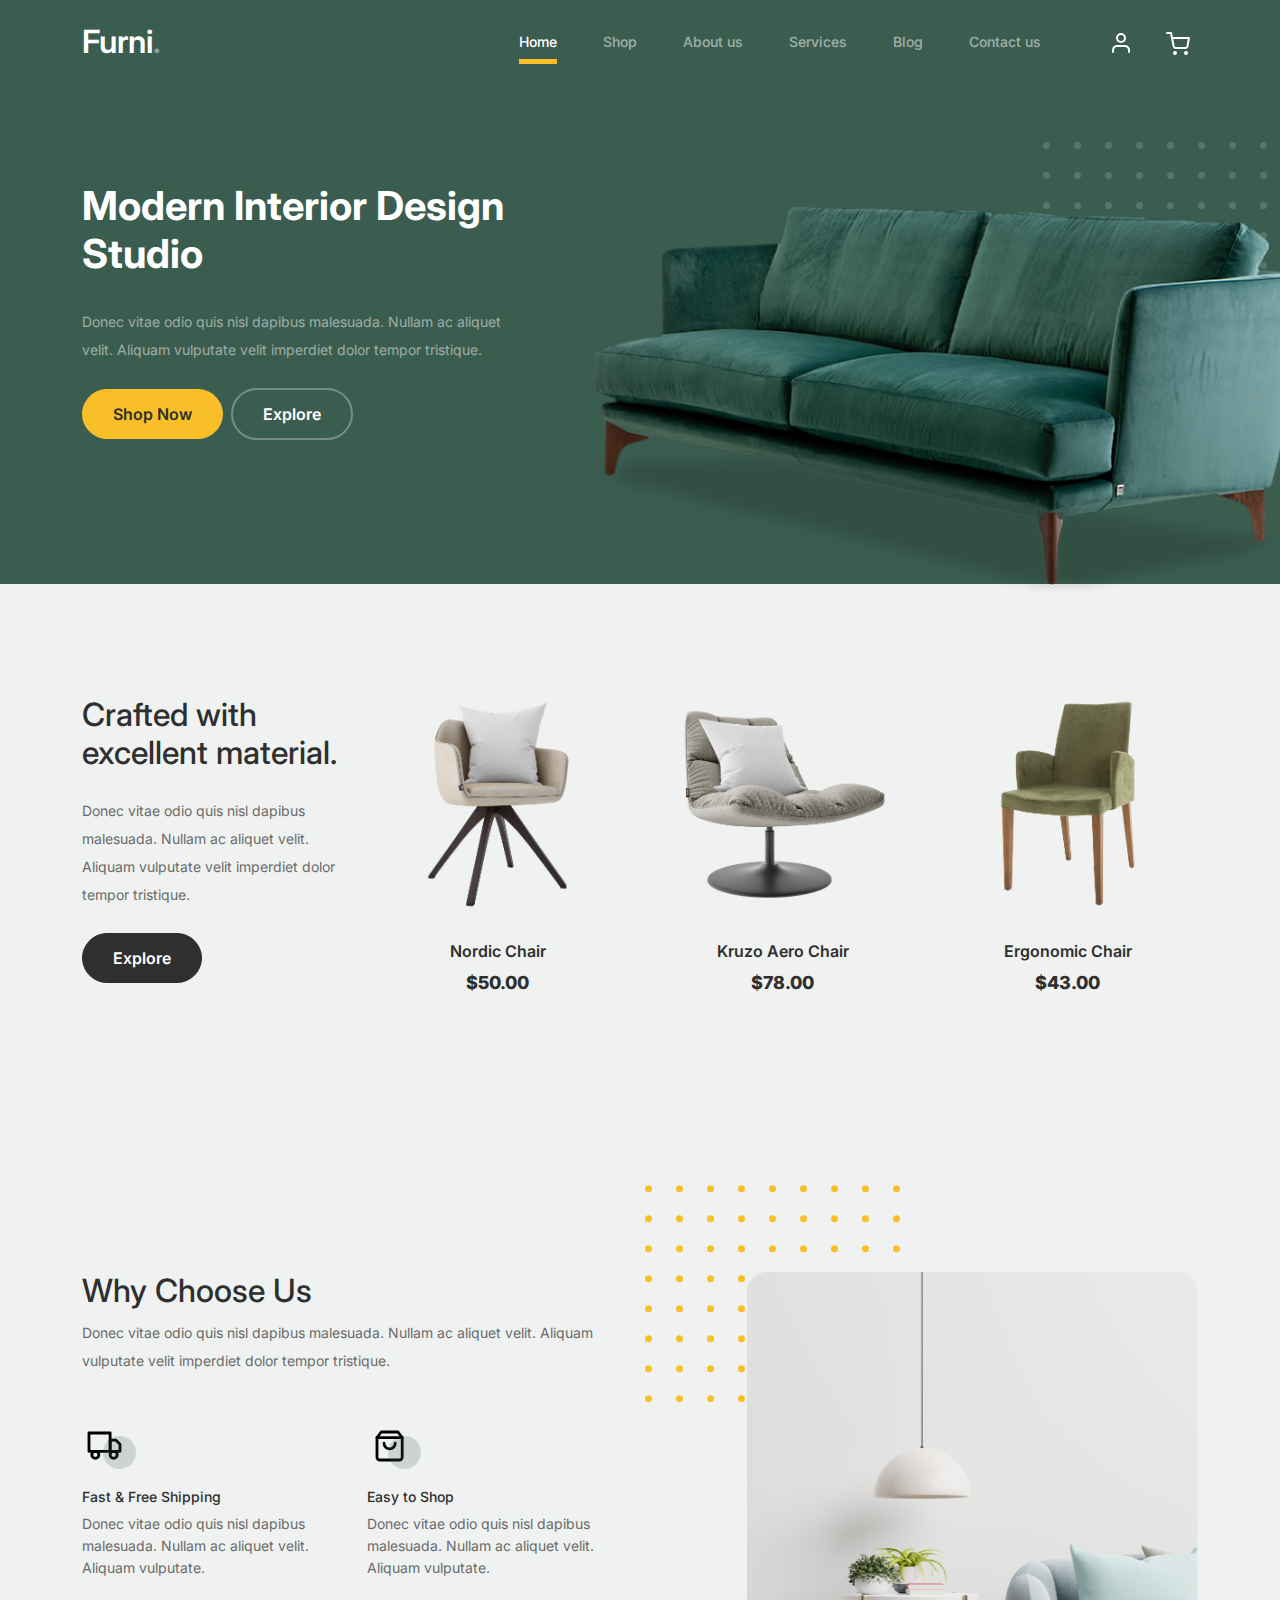
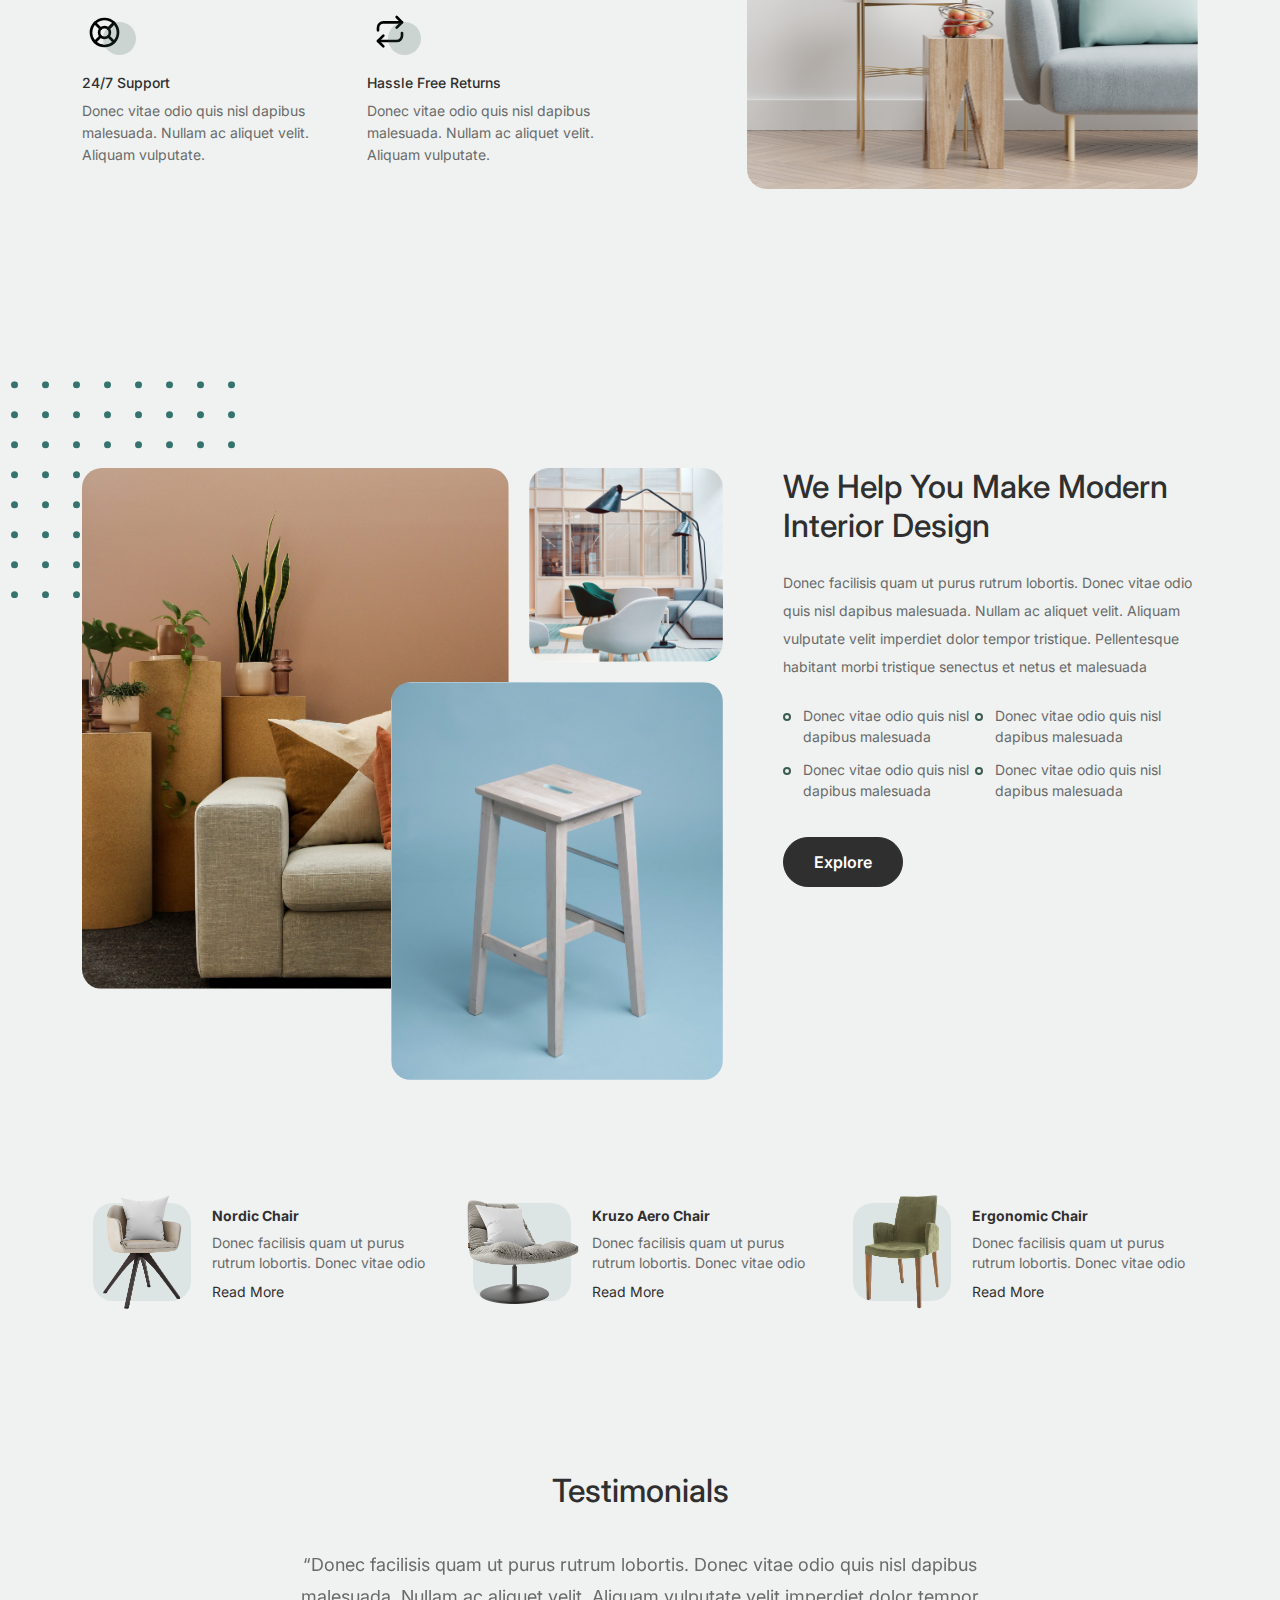
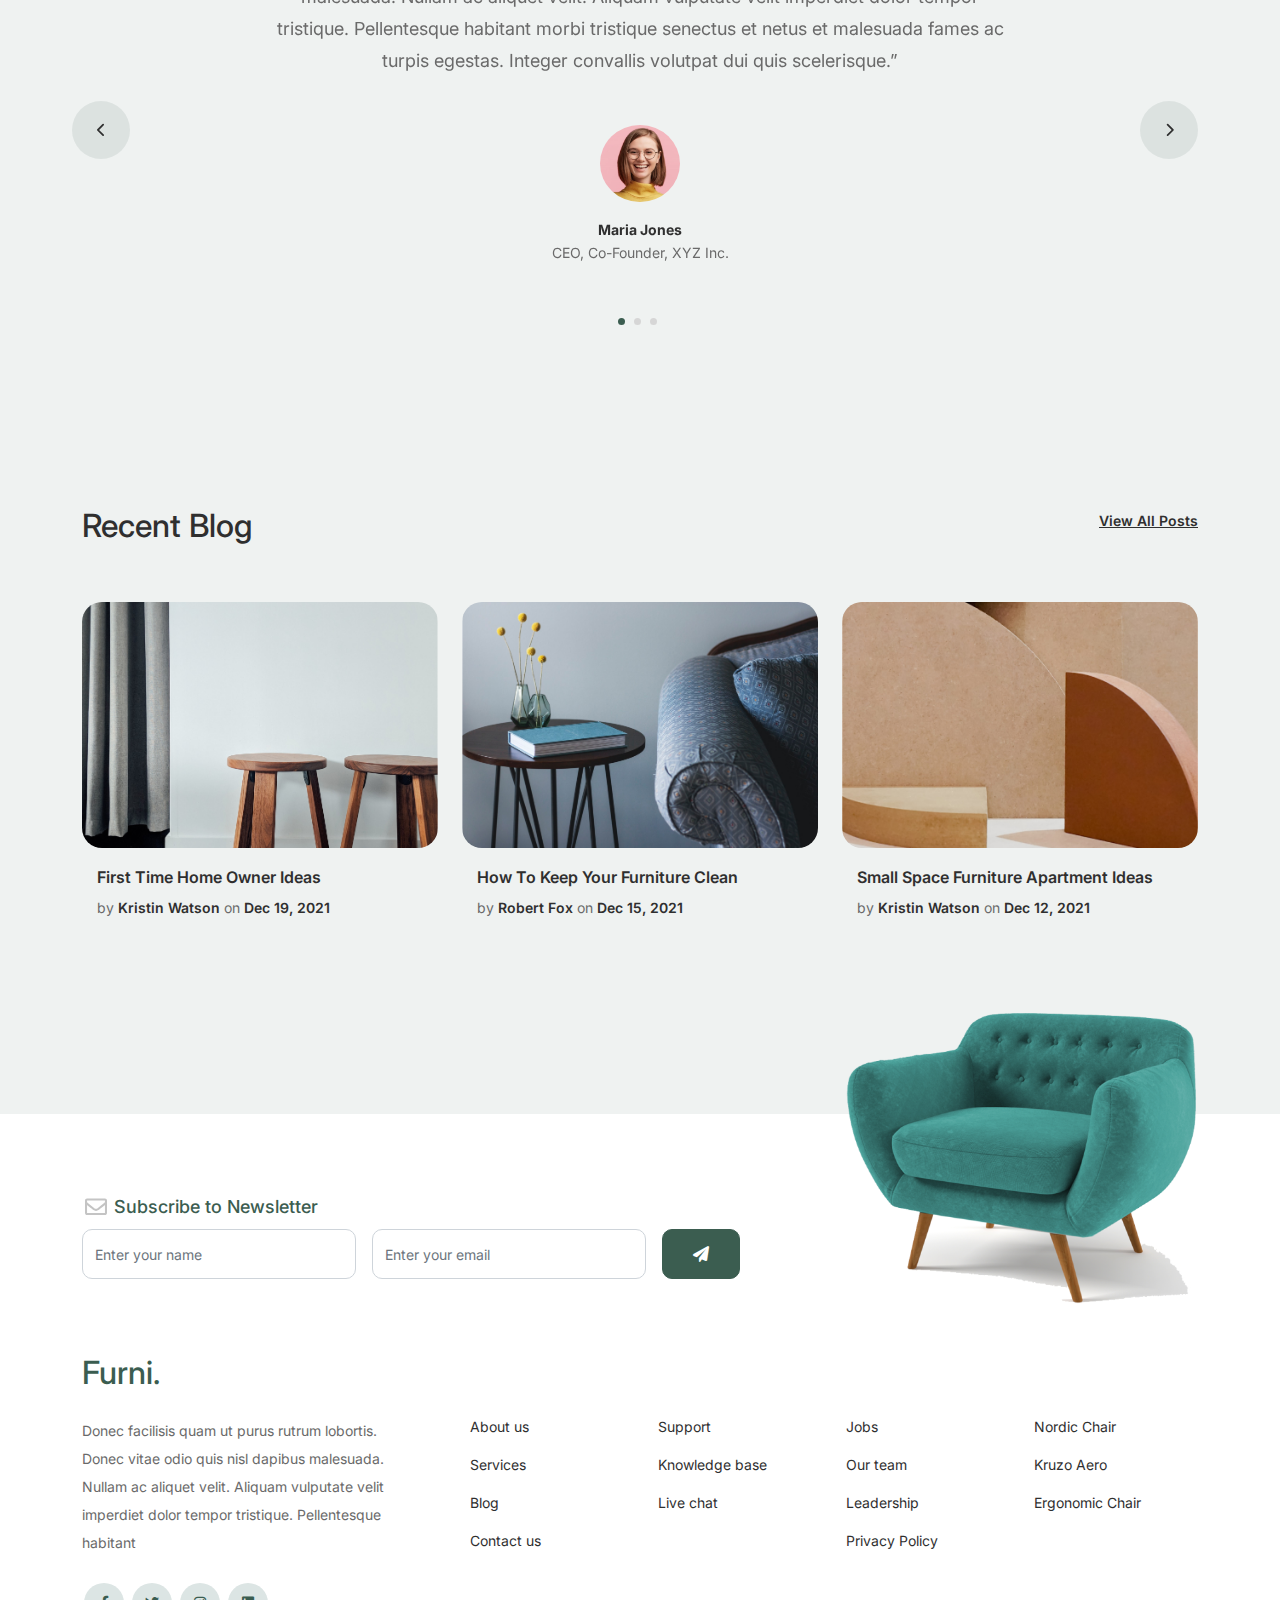
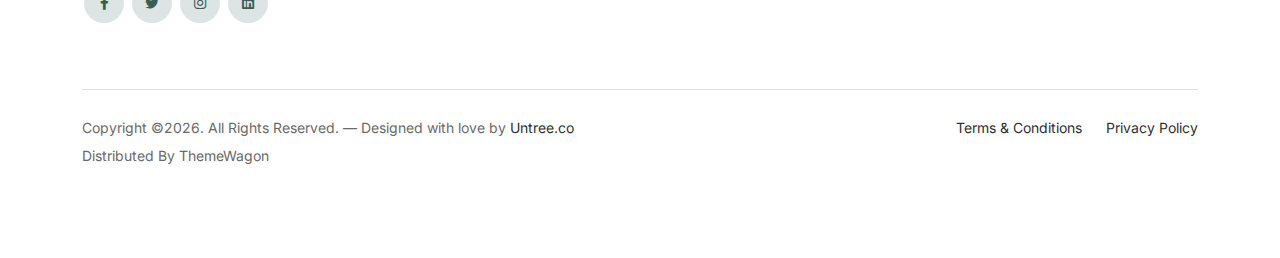
<file: src/main/webapp/template/web/index.html>
<!-- /*
* Bootstrap 5
* Template Name: Furni
* Template Author: Untree.co
* Template URI: https://untree.co/
* License: https://creativecommons.org/licenses/by/3.0/
*/ -->
<!doctype html>
<html lang="en">
<head>
  <meta charset="utf-8">
  <meta name="viewport" content="width=device-width, initial-scale=1, shrink-to-fit=no">
  <meta name="author" content="Untree.co">
  <link rel="shortcut icon" href="favicon.png">

  <meta name="description" content="" />
  <meta name="keywords" content="bootstrap, bootstrap4" />

		<!-- Bootstrap CSS -->
		<link href="css/bootstrap.min.css" rel="stylesheet">
		<link href="https://cdnjs.cloudflare.com/ajax/libs/font-awesome/6.0.0-beta3/css/all.min.css" rel="stylesheet">
		<link href="css/tiny-slider.css" rel="stylesheet">
		<link href="css/style.css" rel="stylesheet">
		<title>Furni Free Bootstrap 5 Template for Furniture and Interior Design Websites by Untree.co </title>
	</head>

	<body>

		<!-- Start Header/Navigation -->
		<nav class="custom-navbar navbar navbar navbar-expand-md navbar-dark bg-dark" arial-label="Furni navigation bar">

			<div class="container">
				<a class="navbar-brand" href="index.html">Furni<span>.</span></a>

				<button class="navbar-toggler" type="button" data-bs-toggle="collapse" data-bs-target="#navbarsFurni" aria-controls="navbarsFurni" aria-expanded="false" aria-label="Toggle navigation">
					<span class="navbar-toggler-icon"></span>
				</button>

				<div class="collapse navbar-collapse" id="navbarsFurni">
					<ul class="custom-navbar-nav navbar-nav ms-auto mb-2 mb-md-0">
						<li class="nav-item active">
							<a class="nav-link" href="index.html">Home</a>
						</li>
						<li><a class="nav-link" href="shop.html">Shop</a></li>
						<li><a class="nav-link" href="about.html">About us</a></li>
						<li><a class="nav-link" href="services.html">Services</a></li>
						<li><a class="nav-link" href="blog.html">Blog</a></li>
						<li><a class="nav-link" href="contact.html">Contact us</a></li>
					</ul>

					<ul class="custom-navbar-cta navbar-nav mb-2 mb-md-0 ms-5">
						<li><a class="nav-link" href="#"><img src="images/user.svg"></a></li>
						<li><a class="nav-link" href="cart.html"><img src="images/cart.svg"></a></li>
					</ul>
				</div>
			</div>
				
		</nav>
		<!-- End Header/Navigation -->

		<!-- Start Hero Section -->
			<div class="hero">
				<div class="container">
					<div class="row justify-content-between">
						<div class="col-lg-5">
							<div class="intro-excerpt">
								<h1>Modern Interior <span clsas="d-block">Design Studio</span></h1>
								<p class="mb-4">Donec vitae odio quis nisl dapibus malesuada. Nullam ac aliquet velit. Aliquam vulputate velit imperdiet dolor tempor tristique.</p>
								<p><a href="" class="btn btn-secondary me-2">Shop Now</a><a href="#" class="btn btn-white-outline">Explore</a></p>
							</div>
						</div>
						<div class="col-lg-7">
							<div class="hero-img-wrap">
								<img src="images/couch.png" class="img-fluid">
							</div>
						</div>
					</div>
				</div>
			</div>
		<!-- End Hero Section -->

		<!-- Start Product Section -->
		<div class="product-section">
			<div class="container">
				<div class="row">

					<!-- Start Column 1 -->
					<div class="col-md-12 col-lg-3 mb-5 mb-lg-0">
						<h2 class="mb-4 section-title">Crafted with excellent material.</h2>
						<p class="mb-4">Donec vitae odio quis nisl dapibus malesuada. Nullam ac aliquet velit. Aliquam vulputate velit imperdiet dolor tempor tristique. </p>
						<p><a href="shop.html" class="btn">Explore</a></p>
					</div> 
					<!-- End Column 1 -->

					<!-- Start Column 2 -->
					<div class="col-12 col-md-4 col-lg-3 mb-5 mb-md-0">
						<a class="product-item" href="cart.html">
							<img src="images/product-1.png" class="img-fluid product-thumbnail">
							<h3 class="product-title">Nordic Chair</h3>
							<strong class="product-price">$50.00</strong>

							<span class="icon-cross">
								<img src="images/cross.svg" class="img-fluid">
							</span>
						</a>
					</div> 
					<!-- End Column 2 -->

					<!-- Start Column 3 -->
					<div class="col-12 col-md-4 col-lg-3 mb-5 mb-md-0">
						<a class="product-item" href="cart.html">
							<img src="images/product-2.png" class="img-fluid product-thumbnail">
							<h3 class="product-title">Kruzo Aero Chair</h3>
							<strong class="product-price">$78.00</strong>

							<span class="icon-cross">
								<img src="images/cross.svg" class="img-fluid">
							</span>
						</a>
					</div>
					<!-- End Column 3 -->

					<!-- Start Column 4 -->
					<div class="col-12 col-md-4 col-lg-3 mb-5 mb-md-0">
						<a class="product-item" href="cart.html">
							<img src="images/product-3.png" class="img-fluid product-thumbnail">
							<h3 class="product-title">Ergonomic Chair</h3>
							<strong class="product-price">$43.00</strong>

							<span class="icon-cross">
								<img src="images/cross.svg" class="img-fluid">
							</span>
						</a>
					</div>
					<!-- End Column 4 -->

				</div>
			</div>
		</div>
		<!-- End Product Section -->

		<!-- Start Why Choose Us Section -->
		<div class="why-choose-section">
			<div class="container">
				<div class="row justify-content-between">
					<div class="col-lg-6">
						<h2 class="section-title">Why Choose Us</h2>
						<p>Donec vitae odio quis nisl dapibus malesuada. Nullam ac aliquet velit. Aliquam vulputate velit imperdiet dolor tempor tristique.</p>

						<div class="row my-5">
							<div class="col-6 col-md-6">
								<div class="feature">
									<div class="icon">
										<img src="images/truck.svg" alt="Image" class="imf-fluid">
									</div>
									<h3>Fast &amp; Free Shipping</h3>
									<p>Donec vitae odio quis nisl dapibus malesuada. Nullam ac aliquet velit. Aliquam vulputate.</p>
								</div>
							</div>

							<div class="col-6 col-md-6">
								<div class="feature">
									<div class="icon">
										<img src="images/bag.svg" alt="Image" class="imf-fluid">
									</div>
									<h3>Easy to Shop</h3>
									<p>Donec vitae odio quis nisl dapibus malesuada. Nullam ac aliquet velit. Aliquam vulputate.</p>
								</div>
							</div>

							<div class="col-6 col-md-6">
								<div class="feature">
									<div class="icon">
										<img src="images/support.svg" alt="Image" class="imf-fluid">
									</div>
									<h3>24/7 Support</h3>
									<p>Donec vitae odio quis nisl dapibus malesuada. Nullam ac aliquet velit. Aliquam vulputate.</p>
								</div>
							</div>

							<div class="col-6 col-md-6">
								<div class="feature">
									<div class="icon">
										<img src="images/return.svg" alt="Image" class="imf-fluid">
									</div>
									<h3>Hassle Free Returns</h3>
									<p>Donec vitae odio quis nisl dapibus malesuada. Nullam ac aliquet velit. Aliquam vulputate.</p>
								</div>
							</div>

						</div>
					</div>

					<div class="col-lg-5">
						<div class="img-wrap">
							<img src="images/why-choose-us-img.jpg" alt="Image" class="img-fluid">
						</div>
					</div>

				</div>
			</div>
		</div>
		<!-- End Why Choose Us Section -->

		<!-- Start We Help Section -->
		<div class="we-help-section">
			<div class="container">
				<div class="row justify-content-between">
					<div class="col-lg-7 mb-5 mb-lg-0">
						<div class="imgs-grid">
							<div class="grid grid-1"><img src="images/img-grid-1.jpg" alt="Untree.co"></div>
							<div class="grid grid-2"><img src="images/img-grid-2.jpg" alt="Untree.co"></div>
							<div class="grid grid-3"><img src="images/img-grid-3.jpg" alt="Untree.co"></div>
						</div>
					</div>
					<div class="col-lg-5 ps-lg-5">
						<h2 class="section-title mb-4">We Help You Make Modern Interior Design</h2>
						<p>Donec facilisis quam ut purus rutrum lobortis. Donec vitae odio quis nisl dapibus malesuada. Nullam ac aliquet velit. Aliquam vulputate velit imperdiet dolor tempor tristique. Pellentesque habitant morbi tristique senectus et netus et malesuada</p>

						<ul class="list-unstyled custom-list my-4">
							<li>Donec vitae odio quis nisl dapibus malesuada</li>
							<li>Donec vitae odio quis nisl dapibus malesuada</li>
							<li>Donec vitae odio quis nisl dapibus malesuada</li>
							<li>Donec vitae odio quis nisl dapibus malesuada</li>
						</ul>
						<p><a herf="#" class="btn">Explore</a></p>
					</div>
				</div>
			</div>
		</div>
		<!-- End We Help Section -->

		<!-- Start Popular Product -->
		<div class="popular-product">
			<div class="container">
				<div class="row">

					<div class="col-12 col-md-6 col-lg-4 mb-4 mb-lg-0">
						<div class="product-item-sm d-flex">
							<div class="thumbnail">
								<img src="images/product-1.png" alt="Image" class="img-fluid">
							</div>
							<div class="pt-3">
								<h3>Nordic Chair</h3>
								<p>Donec facilisis quam ut purus rutrum lobortis. Donec vitae odio </p>
								<p><a href="#">Read More</a></p>
							</div>
						</div>
					</div>

					<div class="col-12 col-md-6 col-lg-4 mb-4 mb-lg-0">
						<div class="product-item-sm d-flex">
							<div class="thumbnail">
								<img src="images/product-2.png" alt="Image" class="img-fluid">
							</div>
							<div class="pt-3">
								<h3>Kruzo Aero Chair</h3>
								<p>Donec facilisis quam ut purus rutrum lobortis. Donec vitae odio </p>
								<p><a href="#">Read More</a></p>
							</div>
						</div>
					</div>

					<div class="col-12 col-md-6 col-lg-4 mb-4 mb-lg-0">
						<div class="product-item-sm d-flex">
							<div class="thumbnail">
								<img src="images/product-3.png" alt="Image" class="img-fluid">
							</div>
							<div class="pt-3">
								<h3>Ergonomic Chair</h3>
								<p>Donec facilisis quam ut purus rutrum lobortis. Donec vitae odio </p>
								<p><a href="#">Read More</a></p>
							</div>
						</div>
					</div>

				</div>
			</div>
		</div>
		<!-- End Popular Product -->

		<!-- Start Testimonial Slider -->
		<div class="testimonial-section">
			<div class="container">
				<div class="row">
					<div class="col-lg-7 mx-auto text-center">
						<h2 class="section-title">Testimonials</h2>
					</div>
				</div>

				<div class="row justify-content-center">
					<div class="col-lg-12">
						<div class="testimonial-slider-wrap text-center">

							<div id="testimonial-nav">
								<span class="prev" data-controls="prev"><span class="fa fa-chevron-left"></span></span>
								<span class="next" data-controls="next"><span class="fa fa-chevron-right"></span></span>
							</div>

							<div class="testimonial-slider">
								
								<div class="item">
									<div class="row justify-content-center">
										<div class="col-lg-8 mx-auto">

											<div class="testimonial-block text-center">
												<blockquote class="mb-5">
													<p>&ldquo;Donec facilisis quam ut purus rutrum lobortis. Donec vitae odio quis nisl dapibus malesuada. Nullam ac aliquet velit. Aliquam vulputate velit imperdiet dolor tempor tristique. Pellentesque habitant morbi tristique senectus et netus et malesuada fames ac turpis egestas. Integer convallis volutpat dui quis scelerisque.&rdquo;</p>
												</blockquote>

												<div class="author-info">
													<div class="author-pic">
														<img src="images/person-1.png" alt="Maria Jones" class="img-fluid">
													</div>
													<h3 class="font-weight-bold">Maria Jones</h3>
													<span class="position d-block mb-3">CEO, Co-Founder, XYZ Inc.</span>
												</div>
											</div>

										</div>
									</div>
								</div> 
								<!-- END item -->

								<div class="item">
									<div class="row justify-content-center">
										<div class="col-lg-8 mx-auto">

											<div class="testimonial-block text-center">
												<blockquote class="mb-5">
													<p>&ldquo;Donec facilisis quam ut purus rutrum lobortis. Donec vitae odio quis nisl dapibus malesuada. Nullam ac aliquet velit. Aliquam vulputate velit imperdiet dolor tempor tristique. Pellentesque habitant morbi tristique senectus et netus et malesuada fames ac turpis egestas. Integer convallis volutpat dui quis scelerisque.&rdquo;</p>
												</blockquote>

												<div class="author-info">
													<div class="author-pic">
														<img src="images/person-1.png" alt="Maria Jones" class="img-fluid">
													</div>
													<h3 class="font-weight-bold">Maria Jones</h3>
													<span class="position d-block mb-3">CEO, Co-Founder, XYZ Inc.</span>
												</div>
											</div>

										</div>
									</div>
								</div> 
								<!-- END item -->

								<div class="item">
									<div class="row justify-content-center">
										<div class="col-lg-8 mx-auto">

											<div class="testimonial-block text-center">
												<blockquote class="mb-5">
													<p>&ldquo;Donec facilisis quam ut purus rutrum lobortis. Donec vitae odio quis nisl dapibus malesuada. Nullam ac aliquet velit. Aliquam vulputate velit imperdiet dolor tempor tristique. Pellentesque habitant morbi tristique senectus et netus et malesuada fames ac turpis egestas. Integer convallis volutpat dui quis scelerisque.&rdquo;</p>
												</blockquote>

												<div class="author-info">
													<div class="author-pic">
														<img src="images/person-1.png" alt="Maria Jones" class="img-fluid">
													</div>
													<h3 class="font-weight-bold">Maria Jones</h3>
													<span class="position d-block mb-3">CEO, Co-Founder, XYZ Inc.</span>
												</div>
											</div>

										</div>
									</div>
								</div> 
								<!-- END item -->

							</div>

						</div>
					</div>
				</div>
			</div>
		</div>
		<!-- End Testimonial Slider -->

		<!-- Start Blog Section -->
		<div class="blog-section">
			<div class="container">
				<div class="row mb-5">
					<div class="col-md-6">
						<h2 class="section-title">Recent Blog</h2>
					</div>
					<div class="col-md-6 text-start text-md-end">
						<a href="#" class="more">View All Posts</a>
					</div>
				</div>

				<div class="row">

					<div class="col-12 col-sm-6 col-md-4 mb-4 mb-md-0">
						<div class="post-entry">
							<a href="#" class="post-thumbnail"><img src="images/post-1.jpg" alt="Image" class="img-fluid"></a>
							<div class="post-content-entry">
								<h3><a href="#">First Time Home Owner Ideas</a></h3>
								<div class="meta">
									<span>by <a href="#">Kristin Watson</a></span> <span>on <a href="#">Dec 19, 2021</a></span>
								</div>
							</div>
						</div>
					</div>

					<div class="col-12 col-sm-6 col-md-4 mb-4 mb-md-0">
						<div class="post-entry">
							<a href="#" class="post-thumbnail"><img src="images/post-2.jpg" alt="Image" class="img-fluid"></a>
							<div class="post-content-entry">
								<h3><a href="#">How To Keep Your Furniture Clean</a></h3>
								<div class="meta">
									<span>by <a href="#">Robert Fox</a></span> <span>on <a href="#">Dec 15, 2021</a></span>
								</div>
							</div>
						</div>
					</div>

					<div class="col-12 col-sm-6 col-md-4 mb-4 mb-md-0">
						<div class="post-entry">
							<a href="#" class="post-thumbnail"><img src="images/post-3.jpg" alt="Image" class="img-fluid"></a>
							<div class="post-content-entry">
								<h3><a href="#">Small Space Furniture Apartment Ideas</a></h3>
								<div class="meta">
									<span>by <a href="#">Kristin Watson</a></span> <span>on <a href="#">Dec 12, 2021</a></span>
								</div>
							</div>
						</div>
					</div>

				</div>
			</div>
		</div>
		<!-- End Blog Section -->	

		<!-- Start Footer Section -->
		<footer class="footer-section">
			<div class="container relative">

				<div class="sofa-img">
					<img src="images/sofa.png" alt="Image" class="img-fluid">
				</div>

				<div class="row">
					<div class="col-lg-8">
						<div class="subscription-form">
							<h3 class="d-flex align-items-center"><span class="me-1"><img src="images/envelope-outline.svg" alt="Image" class="img-fluid"></span><span>Subscribe to Newsletter</span></h3>

							<form action="#" class="row g-3">
								<div class="col-auto">
									<input type="text" class="form-control" placeholder="Enter your name">
								</div>
								<div class="col-auto">
									<input type="email" class="form-control" placeholder="Enter your email">
								</div>
								<div class="col-auto">
									<button class="btn btn-primary">
										<span class="fa fa-paper-plane"></span>
									</button>
								</div>
							</form>

						</div>
					</div>
				</div>

				<div class="row g-5 mb-5">
					<div class="col-lg-4">
						<div class="mb-4 footer-logo-wrap"><a href="#" class="footer-logo">Furni<span>.</span></a></div>
						<p class="mb-4">Donec facilisis quam ut purus rutrum lobortis. Donec vitae odio quis nisl dapibus malesuada. Nullam ac aliquet velit. Aliquam vulputate velit imperdiet dolor tempor tristique. Pellentesque habitant</p>

						<ul class="list-unstyled custom-social">
							<li><a href="#"><span class="fa fa-brands fa-facebook-f"></span></a></li>
							<li><a href="#"><span class="fa fa-brands fa-twitter"></span></a></li>
							<li><a href="#"><span class="fa fa-brands fa-instagram"></span></a></li>
							<li><a href="#"><span class="fa fa-brands fa-linkedin"></span></a></li>
						</ul>
					</div>

					<div class="col-lg-8">
						<div class="row links-wrap">
							<div class="col-6 col-sm-6 col-md-3">
								<ul class="list-unstyled">
									<li><a href="#">About us</a></li>
									<li><a href="#">Services</a></li>
									<li><a href="#">Blog</a></li>
									<li><a href="#">Contact us</a></li>
								</ul>
							</div>

							<div class="col-6 col-sm-6 col-md-3">
								<ul class="list-unstyled">
									<li><a href="#">Support</a></li>
									<li><a href="#">Knowledge base</a></li>
									<li><a href="#">Live chat</a></li>
								</ul>
							</div>

							<div class="col-6 col-sm-6 col-md-3">
								<ul class="list-unstyled">
									<li><a href="#">Jobs</a></li>
									<li><a href="#">Our team</a></li>
									<li><a href="#">Leadership</a></li>
									<li><a href="#">Privacy Policy</a></li>
								</ul>
							</div>

							<div class="col-6 col-sm-6 col-md-3">
								<ul class="list-unstyled">
									<li><a href="#">Nordic Chair</a></li>
									<li><a href="#">Kruzo Aero</a></li>
									<li><a href="#">Ergonomic Chair</a></li>
								</ul>
							</div>
						</div>
					</div>

				</div>

				<div class="border-top copyright">
					<div class="row pt-4">
						<div class="col-lg-6">
							<p class="mb-2 text-center text-lg-start">Copyright &copy;<script>document.write(new Date().getFullYear());</script>. All Rights Reserved. &mdash; Designed with love by <a href="https://untree.co">Untree.co</a> Distributed By <a hreff="https://themewagon.com">ThemeWagon</a>  <!-- License information: https://untree.co/license/ -->
            </p>
						</div>

						<div class="col-lg-6 text-center text-lg-end">
							<ul class="list-unstyled d-inline-flex ms-auto">
								<li class="me-4"><a href="#">Terms &amp; Conditions</a></li>
								<li><a href="#">Privacy Policy</a></li>
							</ul>
						</div>

					</div>
				</div>

			</div>
		</footer>
		<!-- End Footer Section -->	


		<script src="js/bootstrap.bundle.min.js"></script>
		<script src="js/tiny-slider.js"></script>
		<script src="js/custom.js"></script>
	</body>

</html>
</file>
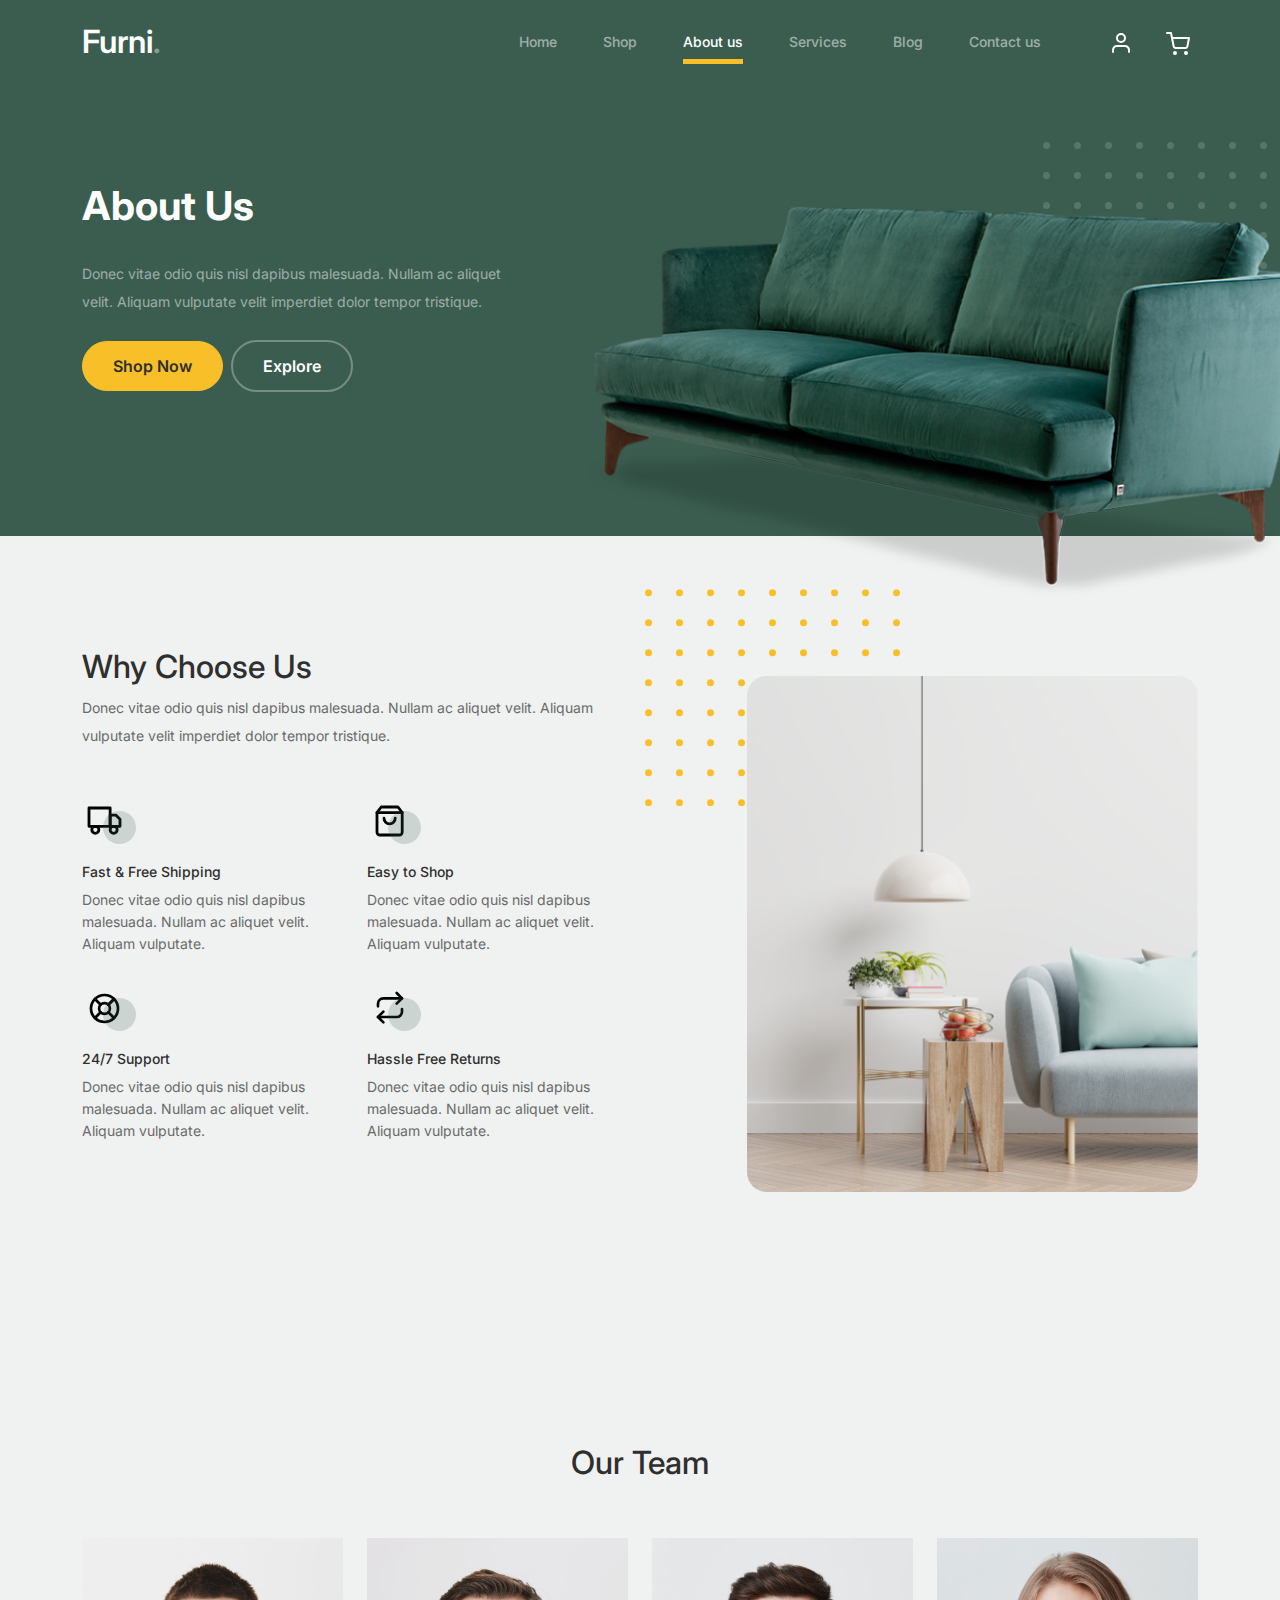
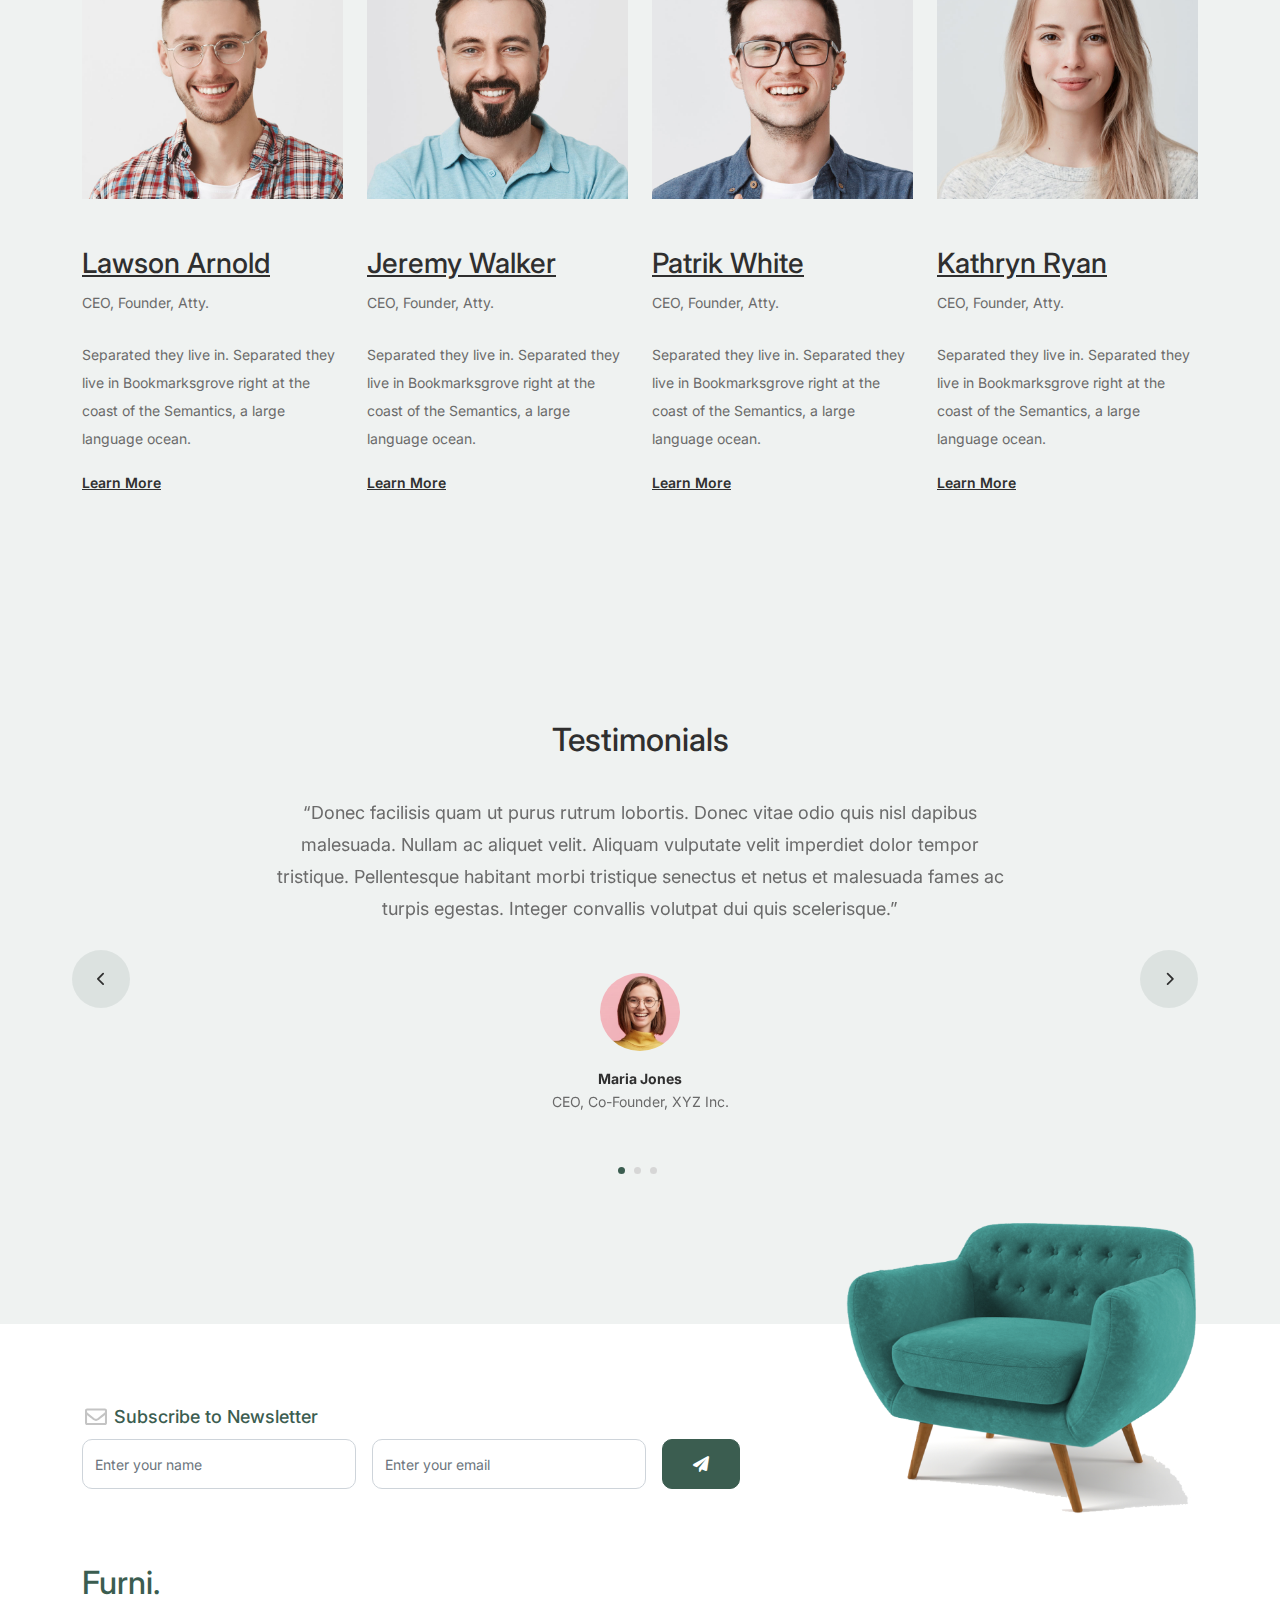
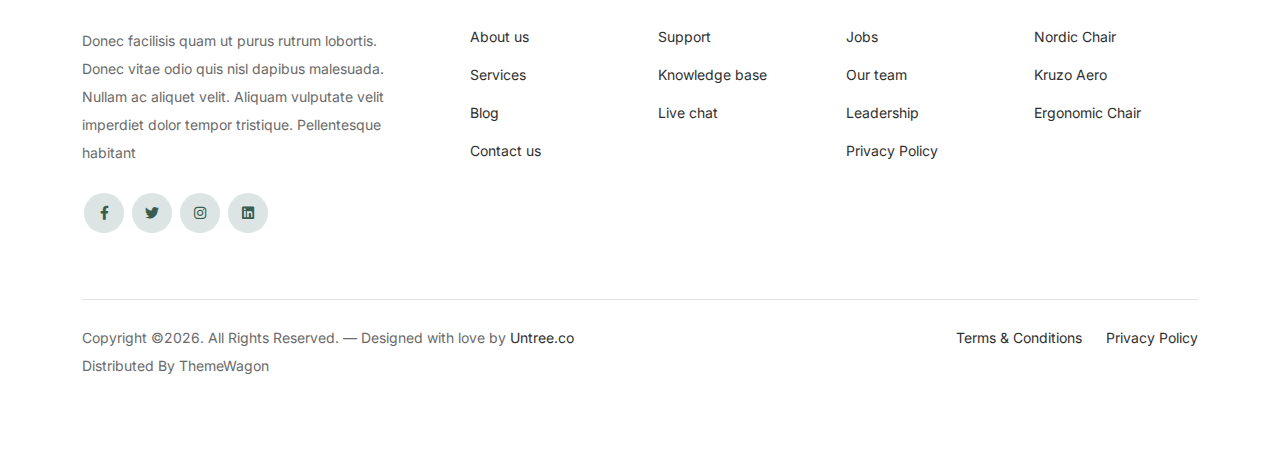
<file: src/main/webapp/template/web/about.html>
<!-- /*
* Bootstrap 5
* Template Name: Furni
* Template Author: Untree.co
* Template URI: https://untree.co/
* License: https://creativecommons.org/licenses/by/3.0/
*/ -->
<!doctype html>
<html lang="en">
<head>
  <meta charset="utf-8">
  <meta name="viewport" content="width=device-width, initial-scale=1, shrink-to-fit=no">
  <meta name="author" content="Untree.co">
  <link rel="shortcut icon" href="favicon.png">

  <meta name="description" content="" />
  <meta name="keywords" content="bootstrap, bootstrap4" />

		<!-- Bootstrap CSS -->
		<link href="css/bootstrap.min.css" rel="stylesheet">
		<link href="https://cdnjs.cloudflare.com/ajax/libs/font-awesome/6.0.0-beta3/css/all.min.css" rel="stylesheet">
		<link href="css/tiny-slider.css" rel="stylesheet">
		<link href="css/style.css" rel="stylesheet">
		<title>Furni Free Bootstrap 5 Template for Furniture and Interior Design Websites by Untree.co </title>
	</head>

	<body>

		<!-- Start Header/Navigation -->
		<nav class="custom-navbar navbar navbar navbar-expand-md navbar-dark bg-dark" arial-label="Furni navigation bar">

			<div class="container">
				<a class="navbar-brand" href="index.html">Furni<span>.</span></a>

				<button class="navbar-toggler" type="button" data-bs-toggle="collapse" data-bs-target="#navbarsFurni" aria-controls="navbarsFurni" aria-expanded="false" aria-label="Toggle navigation">
					<span class="navbar-toggler-icon"></span>
				</button>

				<div class="collapse navbar-collapse" id="navbarsFurni">
					<ul class="custom-navbar-nav navbar-nav ms-auto mb-2 mb-md-0">
						<li class="nav-item ">
							<a class="nav-link" href="index.html">Home</a>
						</li>
						<li><a class="nav-link" href="shop.html">Shop</a></li>
						<li class="active"><a class="nav-link" href="about.html">About us</a></li>
						<li><a class="nav-link" href="services.html">Services</a></li>
						<li><a class="nav-link" href="blog.html">Blog</a></li>
						<li><a class="nav-link" href="contact.html">Contact us</a></li>
					</ul>

					<ul class="custom-navbar-cta navbar-nav mb-2 mb-md-0 ms-5">
						<li><a class="nav-link" href="#"><img src="images/user.svg"></a></li>
						<li><a class="nav-link" href="cart.html"><img src="images/cart.svg"></a></li>
					</ul>
				</div>
			</div>
				
		</nav>
		<!-- End Header/Navigation -->

		<!-- Start Hero Section -->
			<div class="hero">
				<div class="container">
					<div class="row justify-content-between">
						<div class="col-lg-5">
							<div class="intro-excerpt">
								<h1>About Us</h1>
								<p class="mb-4">Donec vitae odio quis nisl dapibus malesuada. Nullam ac aliquet velit. Aliquam vulputate velit imperdiet dolor tempor tristique.</p>
								<p><a href="" class="btn btn-secondary me-2">Shop Now</a><a href="#" class="btn btn-white-outline">Explore</a></p>
							</div>
						</div>
						<div class="col-lg-7">
							<div class="hero-img-wrap">
								<img src="images/couch.png" class="img-fluid">
							</div>
						</div>
					</div>
				</div>
			</div>
		<!-- End Hero Section -->

		

		<!-- Start Why Choose Us Section -->
		<div class="why-choose-section">
			<div class="container">
				<div class="row justify-content-between align-items-center">
					<div class="col-lg-6">
						<h2 class="section-title">Why Choose Us</h2>
						<p>Donec vitae odio quis nisl dapibus malesuada. Nullam ac aliquet velit. Aliquam vulputate velit imperdiet dolor tempor tristique.</p>

						<div class="row my-5">
							<div class="col-6 col-md-6">
								<div class="feature">
									<div class="icon">
										<img src="images/truck.svg" alt="Image" class="imf-fluid">
									</div>
									<h3>Fast &amp; Free Shipping</h3>
									<p>Donec vitae odio quis nisl dapibus malesuada. Nullam ac aliquet velit. Aliquam vulputate.</p>
								</div>
							</div>

							<div class="col-6 col-md-6">
								<div class="feature">
									<div class="icon">
										<img src="images/bag.svg" alt="Image" class="imf-fluid">
									</div>
									<h3>Easy to Shop</h3>
									<p>Donec vitae odio quis nisl dapibus malesuada. Nullam ac aliquet velit. Aliquam vulputate.</p>
								</div>
							</div>

							<div class="col-6 col-md-6">
								<div class="feature">
									<div class="icon">
										<img src="images/support.svg" alt="Image" class="imf-fluid">
									</div>
									<h3>24/7 Support</h3>
									<p>Donec vitae odio quis nisl dapibus malesuada. Nullam ac aliquet velit. Aliquam vulputate.</p>
								</div>
							</div>

							<div class="col-6 col-md-6">
								<div class="feature">
									<div class="icon">
										<img src="images/return.svg" alt="Image" class="imf-fluid">
									</div>
									<h3>Hassle Free Returns</h3>
									<p>Donec vitae odio quis nisl dapibus malesuada. Nullam ac aliquet velit. Aliquam vulputate.</p>
								</div>
							</div>

						</div>
					</div>

					<div class="col-lg-5">
						<div class="img-wrap">
							<img src="images/why-choose-us-img.jpg" alt="Image" class="img-fluid">
						</div>
					</div>

				</div>
			</div>
		</div>
		<!-- End Why Choose Us Section -->

		<!-- Start Team Section -->
		<div class="untree_co-section">
			<div class="container">

				<div class="row mb-5">
					<div class="col-lg-5 mx-auto text-center">
						<h2 class="section-title">Our Team</h2>
					</div>
				</div>

				<div class="row">

					<!-- Start Column 1 -->
					<div class="col-12 col-md-6 col-lg-3 mb-5 mb-md-0">
						<img src="images/person_1.jpg" class="img-fluid mb-5">
						<h3 clas><a href="#"><span class="">Lawson</span> Arnold</a></h3>
            <span class="d-block position mb-4">CEO, Founder, Atty.</span>
            <p>Separated they live in.
            Separated they live in Bookmarksgrove right at the coast of the Semantics, a large language ocean.</p>
            <p class="mb-0"><a href="#" class="more dark">Learn More <span class="icon-arrow_forward"></span></a></p>
					</div> 
					<!-- End Column 1 -->

					<!-- Start Column 2 -->
					<div class="col-12 col-md-6 col-lg-3 mb-5 mb-md-0">
						<img src="images/person_2.jpg" class="img-fluid mb-5">

						<h3 clas><a href="#"><span class="">Jeremy</span> Walker</a></h3>
            <span class="d-block position mb-4">CEO, Founder, Atty.</span>
            <p>Separated they live in.
            Separated they live in Bookmarksgrove right at the coast of the Semantics, a large language ocean.</p>
            <p class="mb-0"><a href="#" class="more dark">Learn More <span class="icon-arrow_forward"></span></a></p>

					</div> 
					<!-- End Column 2 -->

					<!-- Start Column 3 -->
					<div class="col-12 col-md-6 col-lg-3 mb-5 mb-md-0">
						<img src="images/person_3.jpg" class="img-fluid mb-5">
						<h3 clas><a href="#"><span class="">Patrik</span> White</a></h3>
            <span class="d-block position mb-4">CEO, Founder, Atty.</span>
            <p>Separated they live in.
            Separated they live in Bookmarksgrove right at the coast of the Semantics, a large language ocean.</p>
            <p class="mb-0"><a href="#" class="more dark">Learn More <span class="icon-arrow_forward"></span></a></p>
					</div> 
					<!-- End Column 3 -->

					<!-- Start Column 4 -->
					<div class="col-12 col-md-6 col-lg-3 mb-5 mb-md-0">
						<img src="images/person_4.jpg" class="img-fluid mb-5">

						<h3 clas><a href="#"><span class="">Kathryn</span> Ryan</a></h3>
            <span class="d-block position mb-4">CEO, Founder, Atty.</span>
            <p>Separated they live in.
            Separated they live in Bookmarksgrove right at the coast of the Semantics, a large language ocean.</p>
            <p class="mb-0"><a href="#" class="more dark">Learn More <span class="icon-arrow_forward"></span></a></p>

          
					</div> 
					<!-- End Column 4 -->

					

				</div>
			</div>
		</div>
		<!-- End Team Section -->

		

		<!-- Start Testimonial Slider -->
		<div class="testimonial-section before-footer-section">
			<div class="container">
				<div class="row">
					<div class="col-lg-7 mx-auto text-center">
						<h2 class="section-title">Testimonials</h2>
					</div>
				</div>

				<div class="row justify-content-center">
					<div class="col-lg-12">
						<div class="testimonial-slider-wrap text-center">

							<div id="testimonial-nav">
								<span class="prev" data-controls="prev"><span class="fa fa-chevron-left"></span></span>
								<span class="next" data-controls="next"><span class="fa fa-chevron-right"></span></span>
							</div>

							<div class="testimonial-slider">
								
								<div class="item">
									<div class="row justify-content-center">
										<div class="col-lg-8 mx-auto">

											<div class="testimonial-block text-center">
												<blockquote class="mb-5">
													<p>&ldquo;Donec facilisis quam ut purus rutrum lobortis. Donec vitae odio quis nisl dapibus malesuada. Nullam ac aliquet velit. Aliquam vulputate velit imperdiet dolor tempor tristique. Pellentesque habitant morbi tristique senectus et netus et malesuada fames ac turpis egestas. Integer convallis volutpat dui quis scelerisque.&rdquo;</p>
												</blockquote>

												<div class="author-info">
													<div class="author-pic">
														<img src="images/person-1.png" alt="Maria Jones" class="img-fluid">
													</div>
													<h3 class="font-weight-bold">Maria Jones</h3>
													<span class="position d-block mb-3">CEO, Co-Founder, XYZ Inc.</span>
												</div>
											</div>

										</div>
									</div>
								</div> 
								<!-- END item -->

								<div class="item">
									<div class="row justify-content-center">
										<div class="col-lg-8 mx-auto">

											<div class="testimonial-block text-center">
												<blockquote class="mb-5">
													<p>&ldquo;Donec facilisis quam ut purus rutrum lobortis. Donec vitae odio quis nisl dapibus malesuada. Nullam ac aliquet velit. Aliquam vulputate velit imperdiet dolor tempor tristique. Pellentesque habitant morbi tristique senectus et netus et malesuada fames ac turpis egestas. Integer convallis volutpat dui quis scelerisque.&rdquo;</p>
												</blockquote>

												<div class="author-info">
													<div class="author-pic">
														<img src="images/person-1.png" alt="Maria Jones" class="img-fluid">
													</div>
													<h3 class="font-weight-bold">Maria Jones</h3>
													<span class="position d-block mb-3">CEO, Co-Founder, XYZ Inc.</span>
												</div>
											</div>

										</div>
									</div>
								</div> 
								<!-- END item -->

								<div class="item">
									<div class="row justify-content-center">
										<div class="col-lg-8 mx-auto">

											<div class="testimonial-block text-center">
												<blockquote class="mb-5">
													<p>&ldquo;Donec facilisis quam ut purus rutrum lobortis. Donec vitae odio quis nisl dapibus malesuada. Nullam ac aliquet velit. Aliquam vulputate velit imperdiet dolor tempor tristique. Pellentesque habitant morbi tristique senectus et netus et malesuada fames ac turpis egestas. Integer convallis volutpat dui quis scelerisque.&rdquo;</p>
												</blockquote>

												<div class="author-info">
													<div class="author-pic">
														<img src="images/person-1.png" alt="Maria Jones" class="img-fluid">
													</div>
													<h3 class="font-weight-bold">Maria Jones</h3>
													<span class="position d-block mb-3">CEO, Co-Founder, XYZ Inc.</span>
												</div>
											</div>

										</div>
									</div>
								</div> 
								<!-- END item -->

							</div>

						</div>
					</div>
				</div>
			</div>
		</div>
		<!-- End Testimonial Slider -->

		

		<!-- Start Footer Section -->
		<footer class="footer-section">
			<div class="container relative">

				<div class="sofa-img">
					<img src="images/sofa.png" alt="Image" class="img-fluid">
				</div>

				<div class="row">
					<div class="col-lg-8">
						<div class="subscription-form">
							<h3 class="d-flex align-items-center"><span class="me-1"><img src="images/envelope-outline.svg" alt="Image" class="img-fluid"></span><span>Subscribe to Newsletter</span></h3>

							<form action="#" class="row g-3">
								<div class="col-auto">
									<input type="text" class="form-control" placeholder="Enter your name">
								</div>
								<div class="col-auto">
									<input type="email" class="form-control" placeholder="Enter your email">
								</div>
								<div class="col-auto">
									<button class="btn btn-primary">
										<span class="fa fa-paper-plane"></span>
									</button>
								</div>
							</form>

						</div>
					</div>
				</div>

				<div class="row g-5 mb-5">
					<div class="col-lg-4">
						<div class="mb-4 footer-logo-wrap"><a href="#" class="footer-logo">Furni<span>.</span></a></div>
						<p class="mb-4">Donec facilisis quam ut purus rutrum lobortis. Donec vitae odio quis nisl dapibus malesuada. Nullam ac aliquet velit. Aliquam vulputate velit imperdiet dolor tempor tristique. Pellentesque habitant</p>

						<ul class="list-unstyled custom-social">
							<li><a href="#"><span class="fa fa-brands fa-facebook-f"></span></a></li>
							<li><a href="#"><span class="fa fa-brands fa-twitter"></span></a></li>
							<li><a href="#"><span class="fa fa-brands fa-instagram"></span></a></li>
							<li><a href="#"><span class="fa fa-brands fa-linkedin"></span></a></li>
						</ul>
					</div>

					<div class="col-lg-8">
						<div class="row links-wrap">
							<div class="col-6 col-sm-6 col-md-3">
								<ul class="list-unstyled">
									<li><a href="#">About us</a></li>
									<li><a href="#">Services</a></li>
									<li><a href="#">Blog</a></li>
									<li><a href="#">Contact us</a></li>
								</ul>
							</div>

							<div class="col-6 col-sm-6 col-md-3">
								<ul class="list-unstyled">
									<li><a href="#">Support</a></li>
									<li><a href="#">Knowledge base</a></li>
									<li><a href="#">Live chat</a></li>
								</ul>
							</div>

							<div class="col-6 col-sm-6 col-md-3">
								<ul class="list-unstyled">
									<li><a href="#">Jobs</a></li>
									<li><a href="#">Our team</a></li>
									<li><a href="#">Leadership</a></li>
									<li><a href="#">Privacy Policy</a></li>
								</ul>
							</div>

							<div class="col-6 col-sm-6 col-md-3">
								<ul class="list-unstyled">
									<li><a href="#">Nordic Chair</a></li>
									<li><a href="#">Kruzo Aero</a></li>
									<li><a href="#">Ergonomic Chair</a></li>
								</ul>
							</div>
						</div>
					</div>

				</div>

				<div class="border-top copyright">
					<div class="row pt-4">
						<div class="col-lg-6">
							<p class="mb-2 text-center text-lg-start">Copyright &copy;<script>document.write(new Date().getFullYear());</script>. All Rights Reserved. &mdash; Designed with love by <a href="https://untree.co">Untree.co</a> Distributed By <a hreff="https://themewagon.com">ThemeWagon</a>  <!-- License information: https://untree.co/license/ -->
            </p>
						</div>

						<div class="col-lg-6 text-center text-lg-end">
							<ul class="list-unstyled d-inline-flex ms-auto">
								<li class="me-4"><a href="#">Terms &amp; Conditions</a></li>
								<li><a href="#">Privacy Policy</a></li>
							</ul>
						</div>

					</div>
				</div>

			</div>
		</footer>
		<!-- End Footer Section -->	


		<script src="js/bootstrap.bundle.min.js"></script>
		<script src="js/tiny-slider.js"></script>
		<script src="js/custom.js"></script>
	</body>

</html>
</file>
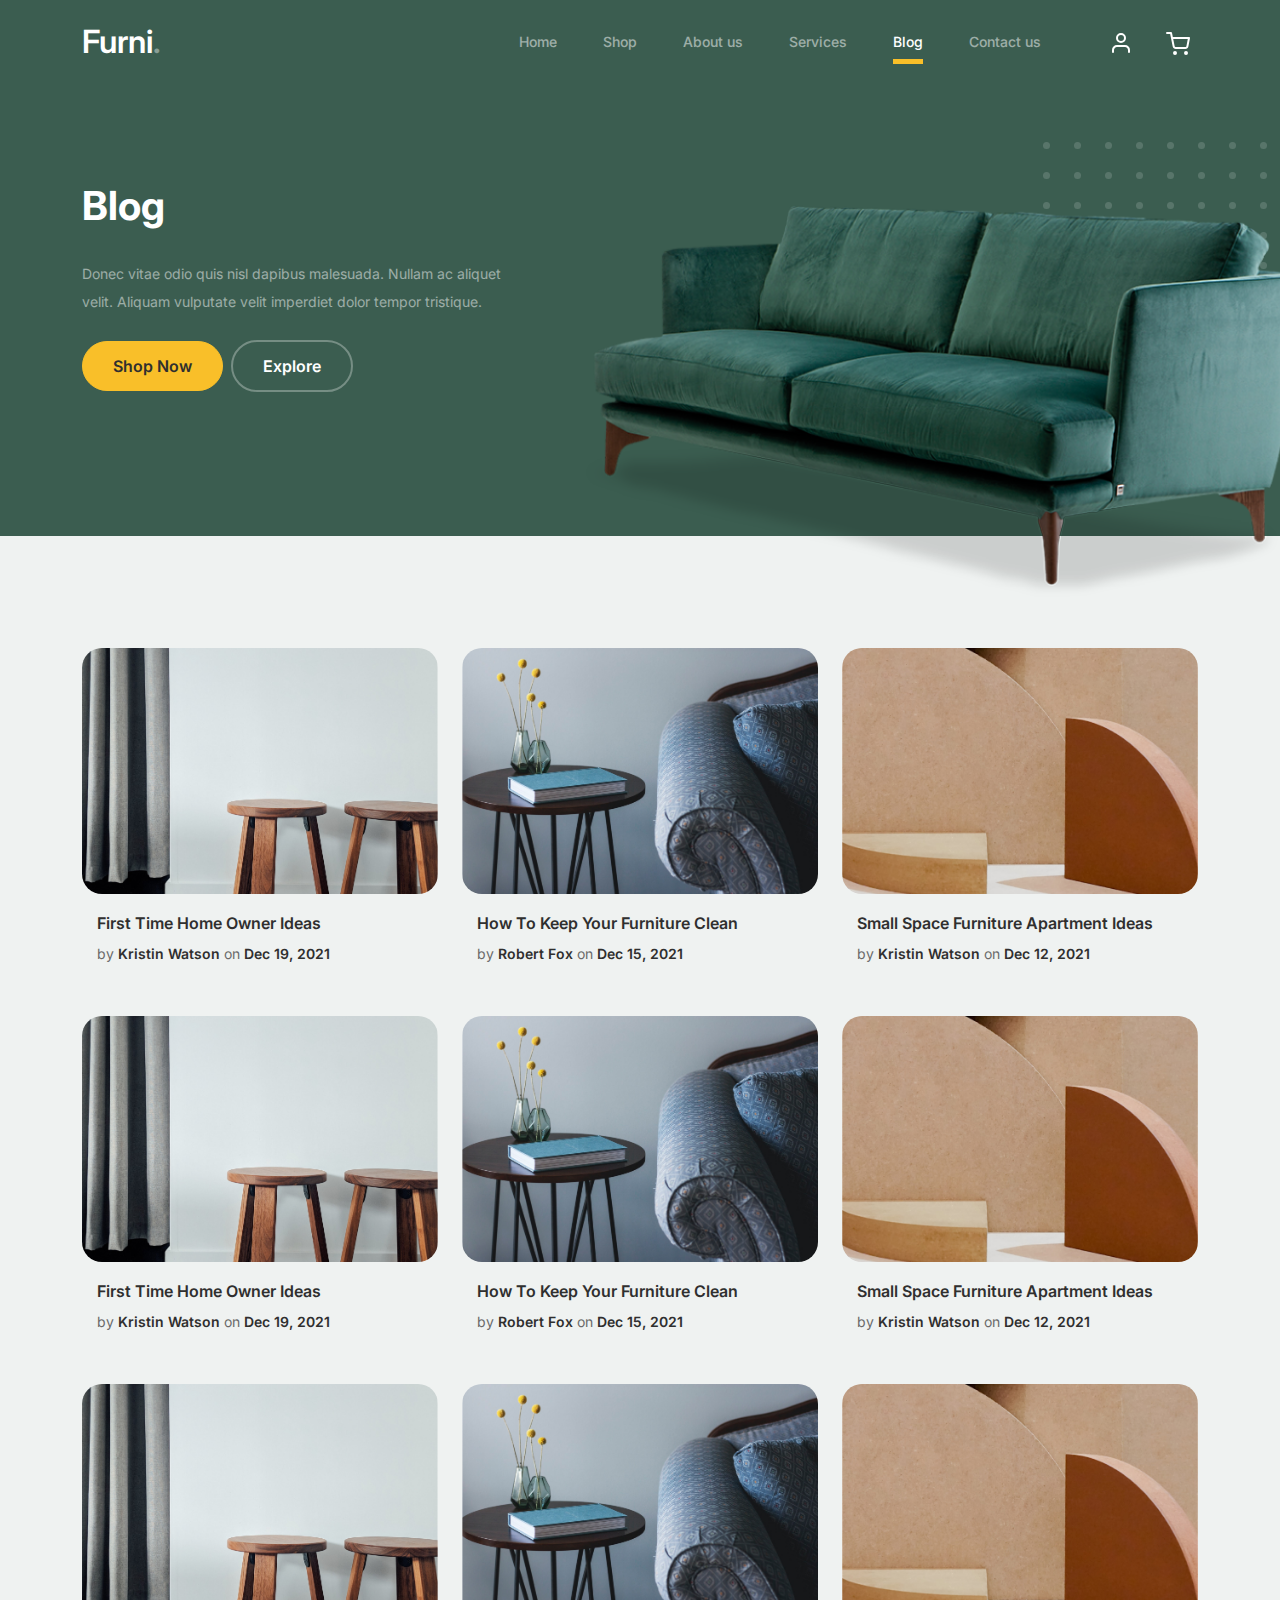
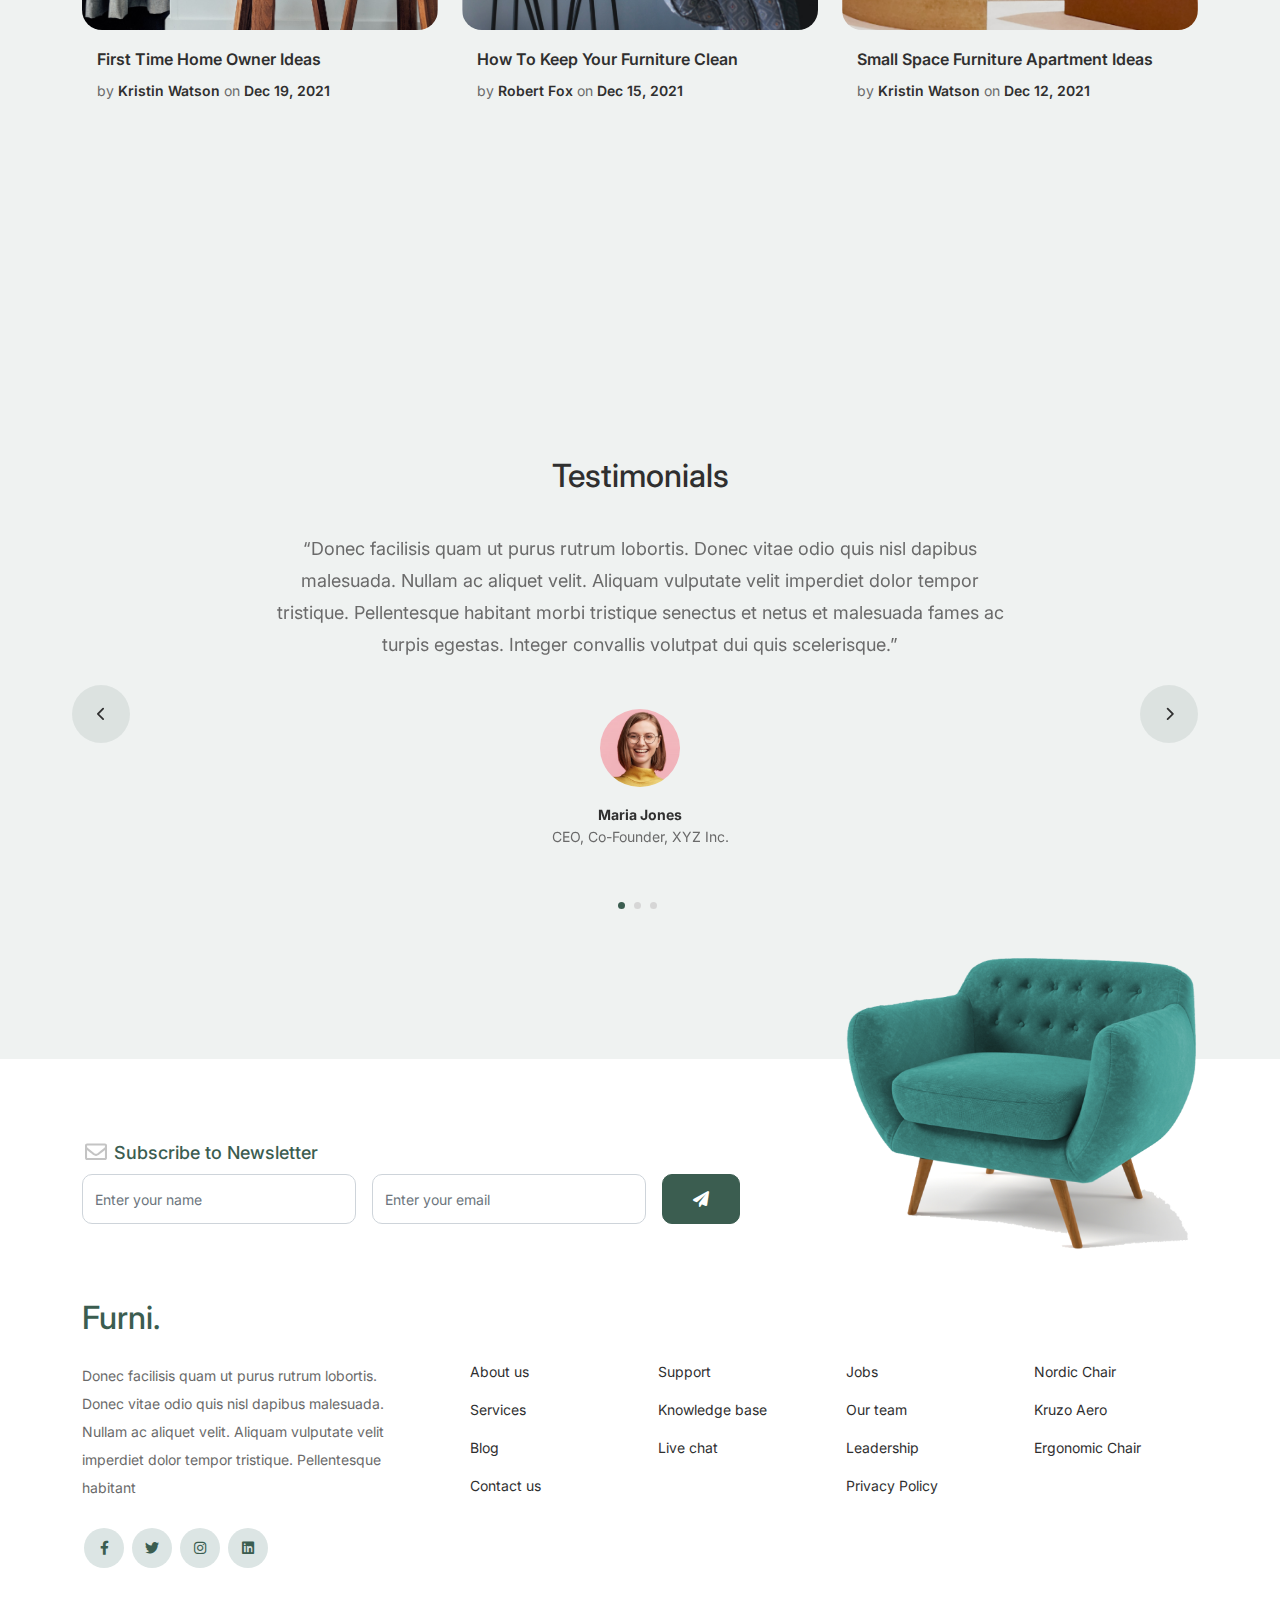
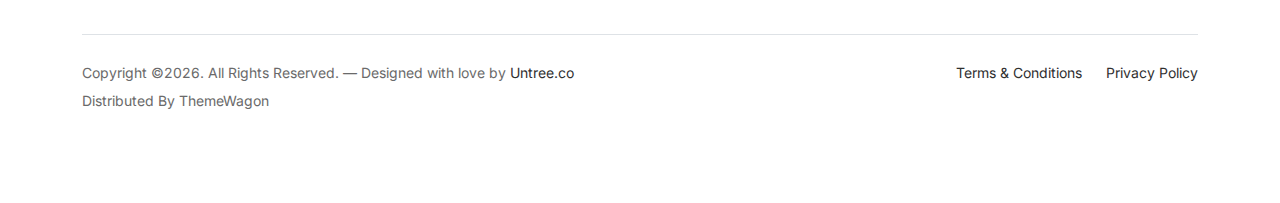
<file: src/main/webapp/template/web/blog.html>
<!-- /*
* Bootstrap 5
* Template Name: Furni
* Template Author: Untree.co
* Template URI: https://untree.co/
* License: https://creativecommons.org/licenses/by/3.0/
*/ -->
<!doctype html>
<html lang="en">
<head>
  <meta charset="utf-8">
  <meta name="viewport" content="width=device-width, initial-scale=1, shrink-to-fit=no">
  <meta name="author" content="Untree.co">
  <link rel="shortcut icon" href="favicon.png">

  <meta name="description" content="" />
  <meta name="keywords" content="bootstrap, bootstrap4" />

		<!-- Bootstrap CSS -->
		<link href="css/bootstrap.min.css" rel="stylesheet">
		<link href="https://cdnjs.cloudflare.com/ajax/libs/font-awesome/6.0.0-beta3/css/all.min.css" rel="stylesheet">
		<link href="css/tiny-slider.css" rel="stylesheet">
		<link href="css/style.css" rel="stylesheet">
		<title>Furni Free Bootstrap 5 Template for Furniture and Interior Design Websites by Untree.co </title>
	</head>

	<body>

		<!-- Start Header/Navigation -->
		<nav class="custom-navbar navbar navbar navbar-expand-md navbar-dark bg-dark" arial-label="Furni navigation bar">

			<div class="container">
				<a class="navbar-brand" href="index.html">Furni<span>.</span></a>

				<button class="navbar-toggler" type="button" data-bs-toggle="collapse" data-bs-target="#navbarsFurni" aria-controls="navbarsFurni" aria-expanded="false" aria-label="Toggle navigation">
					<span class="navbar-toggler-icon"></span>
				</button>

				<div class="collapse navbar-collapse" id="navbarsFurni">
					<ul class="custom-navbar-nav navbar-nav ms-auto mb-2 mb-md-0">
						<li class="nav-item">
							<a class="nav-link" href="index.html">Home</a>
						</li>
						<li><a class="nav-link" href="shop.html">Shop</a></li>
						<li><a class="nav-link" href="about.html">About us</a></li>
						<li><a class="nav-link" href="services.html">Services</a></li>
						<li class="active"><a class="nav-link" href="blog.html">Blog</a></li>
						<li><a class="nav-link" href="contact.html">Contact us</a></li>
					</ul>

					<ul class="custom-navbar-cta navbar-nav mb-2 mb-md-0 ms-5">
						<li><a class="nav-link" href="#"><img src="images/user.svg"></a></li>
						<li><a class="nav-link" href="cart.html"><img src="images/cart.svg"></a></li>
					</ul>
				</div>
			</div>
				
		</nav>
		<!-- End Header/Navigation -->

		<!-- Start Hero Section -->
			<div class="hero">
				<div class="container">
					<div class="row justify-content-between">
						<div class="col-lg-5">
							<div class="intro-excerpt">
								<h1>Blog</h1>
								<p class="mb-4">Donec vitae odio quis nisl dapibus malesuada. Nullam ac aliquet velit. Aliquam vulputate velit imperdiet dolor tempor tristique.</p>
								<p><a href="" class="btn btn-secondary me-2">Shop Now</a><a href="#" class="btn btn-white-outline">Explore</a></p>
							</div>
						</div>
						<div class="col-lg-7">
							<div class="hero-img-wrap">
								<img src="images/couch.png" class="img-fluid">
							</div>
						</div>
					</div>
				</div>
			</div>
		<!-- End Hero Section -->

		

		<!-- Start Blog Section -->
		<div class="blog-section">
			<div class="container">
				
				<div class="row">

					<div class="col-12 col-sm-6 col-md-4 mb-5">
						<div class="post-entry">
							<a href="#" class="post-thumbnail"><img src="images/post-1.jpg" alt="Image" class="img-fluid"></a>
							<div class="post-content-entry">
								<h3><a href="#">First Time Home Owner Ideas</a></h3>
								<div class="meta">
									<span>by <a href="#">Kristin Watson</a></span> <span>on <a href="#">Dec 19, 2021</a></span>
								</div>
							</div>
						</div>
					</div>

					<div class="col-12 col-sm-6 col-md-4 mb-5">
						<div class="post-entry">
							<a href="#" class="post-thumbnail"><img src="images/post-2.jpg" alt="Image" class="img-fluid"></a>
							<div class="post-content-entry">
								<h3><a href="#">How To Keep Your Furniture Clean</a></h3>
								<div class="meta">
									<span>by <a href="#">Robert Fox</a></span> <span>on <a href="#">Dec 15, 2021</a></span>
								</div>
							</div>
						</div>
					</div>

					<div class="col-12 col-sm-6 col-md-4 mb-5">
						<div class="post-entry">
							<a href="#" class="post-thumbnail"><img src="images/post-3.jpg" alt="Image" class="img-fluid"></a>
							<div class="post-content-entry">
								<h3><a href="#">Small Space Furniture Apartment Ideas</a></h3>
								<div class="meta">
									<span>by <a href="#">Kristin Watson</a></span> <span>on <a href="#">Dec 12, 2021</a></span>
								</div>
							</div>
						</div>
					</div>

					<div class="col-12 col-sm-6 col-md-4 mb-5">
						<div class="post-entry">
							<a href="#" class="post-thumbnail"><img src="images/post-1.jpg" alt="Image" class="img-fluid"></a>
							<div class="post-content-entry">
								<h3><a href="#">First Time Home Owner Ideas</a></h3>
								<div class="meta">
									<span>by <a href="#">Kristin Watson</a></span> <span>on <a href="#">Dec 19, 2021</a></span>
								</div>
							</div>
						</div>
					</div>

					<div class="col-12 col-sm-6 col-md-4 mb-5">
						<div class="post-entry">
							<a href="#" class="post-thumbnail"><img src="images/post-2.jpg" alt="Image" class="img-fluid"></a>
							<div class="post-content-entry">
								<h3><a href="#">How To Keep Your Furniture Clean</a></h3>
								<div class="meta">
									<span>by <a href="#">Robert Fox</a></span> <span>on <a href="#">Dec 15, 2021</a></span>
								</div>
							</div>
						</div>
					</div>

					<div class="col-12 col-sm-6 col-md-4 mb-5">
						<div class="post-entry">
							<a href="#" class="post-thumbnail"><img src="images/post-3.jpg" alt="Image" class="img-fluid"></a>
							<div class="post-content-entry">
								<h3><a href="#">Small Space Furniture Apartment Ideas</a></h3>
								<div class="meta">
									<span>by <a href="#">Kristin Watson</a></span> <span>on <a href="#">Dec 12, 2021</a></span>
								</div>
							</div>
						</div>
					</div>

					<div class="col-12 col-sm-6 col-md-4 mb-5">
						<div class="post-entry">
							<a href="#" class="post-thumbnail"><img src="images/post-1.jpg" alt="Image" class="img-fluid"></a>
							<div class="post-content-entry">
								<h3><a href="#">First Time Home Owner Ideas</a></h3>
								<div class="meta">
									<span>by <a href="#">Kristin Watson</a></span> <span>on <a href="#">Dec 19, 2021</a></span>
								</div>
							</div>
						</div>
					</div>

					<div class="col-12 col-sm-6 col-md-4 mb-5">
						<div class="post-entry">
							<a href="#" class="post-thumbnail"><img src="images/post-2.jpg" alt="Image" class="img-fluid"></a>
							<div class="post-content-entry">
								<h3><a href="#">How To Keep Your Furniture Clean</a></h3>
								<div class="meta">
									<span>by <a href="#">Robert Fox</a></span> <span>on <a href="#">Dec 15, 2021</a></span>
								</div>
							</div>
						</div>
					</div>

					<div class="col-12 col-sm-6 col-md-4 mb-5">
						<div class="post-entry">
							<a href="#" class="post-thumbnail"><img src="images/post-3.jpg" alt="Image" class="img-fluid"></a>
							<div class="post-content-entry">
								<h3><a href="#">Small Space Furniture Apartment Ideas</a></h3>
								<div class="meta">
									<span>by <a href="#">Kristin Watson</a></span> <span>on <a href="#">Dec 12, 2021</a></span>
								</div>
							</div>
						</div>
					</div>

				</div>
			</div>
		</div>
		<!-- End Blog Section -->	

		

		<!-- Start Testimonial Slider -->
		<div class="testimonial-section before-footer-section">
			<div class="container">
				<div class="row">
					<div class="col-lg-7 mx-auto text-center">
						<h2 class="section-title">Testimonials</h2>
					</div>
				</div>

				<div class="row justify-content-center">
					<div class="col-lg-12">
						<div class="testimonial-slider-wrap text-center">

							<div id="testimonial-nav">
								<span class="prev" data-controls="prev"><span class="fa fa-chevron-left"></span></span>
								<span class="next" data-controls="next"><span class="fa fa-chevron-right"></span></span>
							</div>

							<div class="testimonial-slider">
								
								<div class="item">
									<div class="row justify-content-center">
										<div class="col-lg-8 mx-auto">

											<div class="testimonial-block text-center">
												<blockquote class="mb-5">
													<p>&ldquo;Donec facilisis quam ut purus rutrum lobortis. Donec vitae odio quis nisl dapibus malesuada. Nullam ac aliquet velit. Aliquam vulputate velit imperdiet dolor tempor tristique. Pellentesque habitant morbi tristique senectus et netus et malesuada fames ac turpis egestas. Integer convallis volutpat dui quis scelerisque.&rdquo;</p>
												</blockquote>

												<div class="author-info">
													<div class="author-pic">
														<img src="images/person-1.png" alt="Maria Jones" class="img-fluid">
													</div>
													<h3 class="font-weight-bold">Maria Jones</h3>
													<span class="position d-block mb-3">CEO, Co-Founder, XYZ Inc.</span>
												</div>
											</div>

										</div>
									</div>
								</div> 
								<!-- END item -->

								<div class="item">
									<div class="row justify-content-center">
										<div class="col-lg-8 mx-auto">

											<div class="testimonial-block text-center">
												<blockquote class="mb-5">
													<p>&ldquo;Donec facilisis quam ut purus rutrum lobortis. Donec vitae odio quis nisl dapibus malesuada. Nullam ac aliquet velit. Aliquam vulputate velit imperdiet dolor tempor tristique. Pellentesque habitant morbi tristique senectus et netus et malesuada fames ac turpis egestas. Integer convallis volutpat dui quis scelerisque.&rdquo;</p>
												</blockquote>

												<div class="author-info">
													<div class="author-pic">
														<img src="images/person-1.png" alt="Maria Jones" class="img-fluid">
													</div>
													<h3 class="font-weight-bold">Maria Jones</h3>
													<span class="position d-block mb-3">CEO, Co-Founder, XYZ Inc.</span>
												</div>
											</div>

										</div>
									</div>
								</div> 
								<!-- END item -->

								<div class="item">
									<div class="row justify-content-center">
										<div class="col-lg-8 mx-auto">

											<div class="testimonial-block text-center">
												<blockquote class="mb-5">
													<p>&ldquo;Donec facilisis quam ut purus rutrum lobortis. Donec vitae odio quis nisl dapibus malesuada. Nullam ac aliquet velit. Aliquam vulputate velit imperdiet dolor tempor tristique. Pellentesque habitant morbi tristique senectus et netus et malesuada fames ac turpis egestas. Integer convallis volutpat dui quis scelerisque.&rdquo;</p>
												</blockquote>

												<div class="author-info">
													<div class="author-pic">
														<img src="images/person-1.png" alt="Maria Jones" class="img-fluid">
													</div>
													<h3 class="font-weight-bold">Maria Jones</h3>
													<span class="position d-block mb-3">CEO, Co-Founder, XYZ Inc.</span>
												</div>
											</div>

										</div>
									</div>
								</div> 
								<!-- END item -->

							</div>

						</div>
					</div>
				</div>
			</div>
		</div>
		<!-- End Testimonial Slider -->

		

		<!-- Start Footer Section -->
		<footer class="footer-section">
			<div class="container relative">

				<div class="sofa-img">
					<img src="images/sofa.png" alt="Image" class="img-fluid">
				</div>

				<div class="row">
					<div class="col-lg-8">
						<div class="subscription-form">
							<h3 class="d-flex align-items-center"><span class="me-1"><img src="images/envelope-outline.svg" alt="Image" class="img-fluid"></span><span>Subscribe to Newsletter</span></h3>

							<form action="#" class="row g-3">
								<div class="col-auto">
									<input type="text" class="form-control" placeholder="Enter your name">
								</div>
								<div class="col-auto">
									<input type="email" class="form-control" placeholder="Enter your email">
								</div>
								<div class="col-auto">
									<button class="btn btn-primary">
										<span class="fa fa-paper-plane"></span>
									</button>
								</div>
							</form>

						</div>
					</div>
				</div>

				<div class="row g-5 mb-5">
					<div class="col-lg-4">
						<div class="mb-4 footer-logo-wrap"><a href="#" class="footer-logo">Furni<span>.</span></a></div>
						<p class="mb-4">Donec facilisis quam ut purus rutrum lobortis. Donec vitae odio quis nisl dapibus malesuada. Nullam ac aliquet velit. Aliquam vulputate velit imperdiet dolor tempor tristique. Pellentesque habitant</p>

						<ul class="list-unstyled custom-social">
							<li><a href="#"><span class="fa fa-brands fa-facebook-f"></span></a></li>
							<li><a href="#"><span class="fa fa-brands fa-twitter"></span></a></li>
							<li><a href="#"><span class="fa fa-brands fa-instagram"></span></a></li>
							<li><a href="#"><span class="fa fa-brands fa-linkedin"></span></a></li>
						</ul>
					</div>

					<div class="col-lg-8">
						<div class="row links-wrap">
							<div class="col-6 col-sm-6 col-md-3">
								<ul class="list-unstyled">
									<li><a href="#">About us</a></li>
									<li><a href="#">Services</a></li>
									<li><a href="#">Blog</a></li>
									<li><a href="#">Contact us</a></li>
								</ul>
							</div>

							<div class="col-6 col-sm-6 col-md-3">
								<ul class="list-unstyled">
									<li><a href="#">Support</a></li>
									<li><a href="#">Knowledge base</a></li>
									<li><a href="#">Live chat</a></li>
								</ul>
							</div>

							<div class="col-6 col-sm-6 col-md-3">
								<ul class="list-unstyled">
									<li><a href="#">Jobs</a></li>
									<li><a href="#">Our team</a></li>
									<li><a href="#">Leadership</a></li>
									<li><a href="#">Privacy Policy</a></li>
								</ul>
							</div>

							<div class="col-6 col-sm-6 col-md-3">
								<ul class="list-unstyled">
									<li><a href="#">Nordic Chair</a></li>
									<li><a href="#">Kruzo Aero</a></li>
									<li><a href="#">Ergonomic Chair</a></li>
								</ul>
							</div>
						</div>
					</div>

				</div>

				<div class="border-top copyright">
					<div class="row pt-4">
						<div class="col-lg-6">
							<p class="mb-2 text-center text-lg-start">Copyright &copy;<script>document.write(new Date().getFullYear());</script>. All Rights Reserved. &mdash; Designed with love by <a href="https://untree.co">Untree.co</a> Distributed By <a hreff="https://themewagon.com">ThemeWagon</a>  <!-- License information: https://untree.co/license/ -->
            </p>
						</div>

						<div class="col-lg-6 text-center text-lg-end">
							<ul class="list-unstyled d-inline-flex ms-auto">
								<li class="me-4"><a href="#">Terms &amp; Conditions</a></li>
								<li><a href="#">Privacy Policy</a></li>
							</ul>
						</div>

					</div>
				</div>

			</div>
		</footer>
		<!-- End Footer Section -->	


		<script src="js/bootstrap.bundle.min.js"></script>
		<script src="js/tiny-slider.js"></script>
		<script src="js/custom.js"></script>
	</body>

</html>
</file>
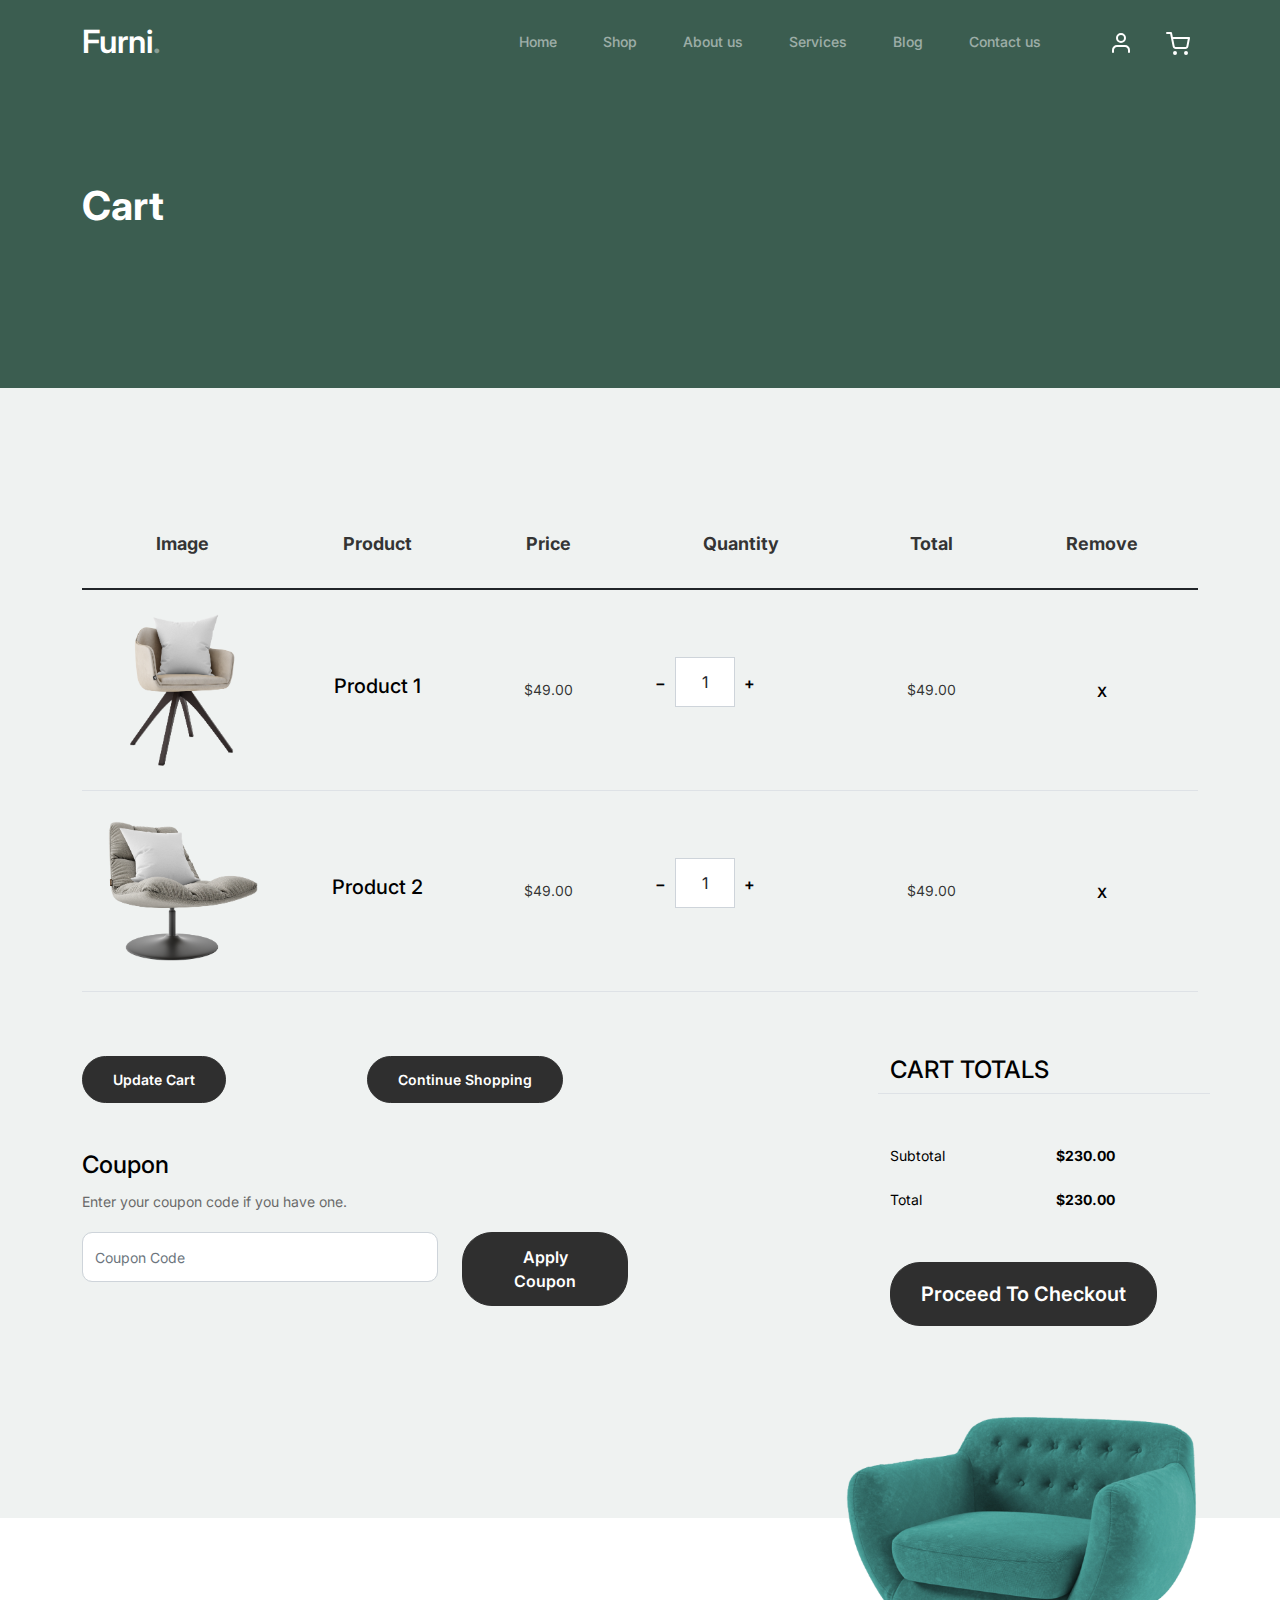
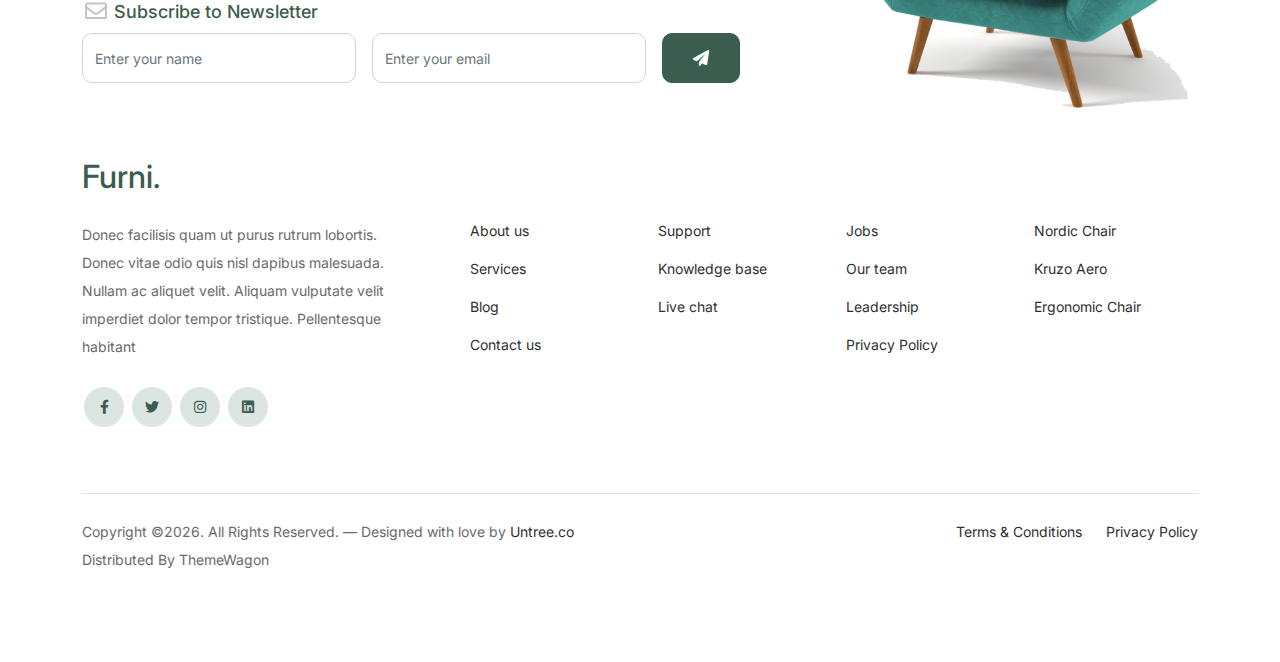
<file: src/main/webapp/template/web/cart.html>
<!-- /*
* Bootstrap 5
* Template Name: Furni
* Template Author: Untree.co
* Template URI: https://untree.co/
* License: https://creativecommons.org/licenses/by/3.0/
*/ -->
<!doctype html>
<html lang="en">
<head>
  <meta charset="utf-8">
  <meta name="viewport" content="width=device-width, initial-scale=1, shrink-to-fit=no">
  <meta name="author" content="Untree.co">
  <link rel="shortcut icon" href="favicon.png">

  <meta name="description" content="" />
  <meta name="keywords" content="bootstrap, bootstrap4" />

		<!-- Bootstrap CSS -->
		<link href="css/bootstrap.min.css" rel="stylesheet">
		<link href="https://cdnjs.cloudflare.com/ajax/libs/font-awesome/6.0.0-beta3/css/all.min.css" rel="stylesheet">
		<link href="css/tiny-slider.css" rel="stylesheet">
		<link href="css/style.css" rel="stylesheet">
		<title>Furni Free Bootstrap 5 Template for Furniture and Interior Design Websites by Untree.co </title>
	</head>

	<body>

		<!-- Start Header/Navigation -->
		<nav class="custom-navbar navbar navbar navbar-expand-md navbar-dark bg-dark" arial-label="Furni navigation bar">

			<div class="container">
				<a class="navbar-brand" href="index.html">Furni<span>.</span></a>

				<button class="navbar-toggler" type="button" data-bs-toggle="collapse" data-bs-target="#navbarsFurni" aria-controls="navbarsFurni" aria-expanded="false" aria-label="Toggle navigation">
					<span class="navbar-toggler-icon"></span>
				</button>

				<div class="collapse navbar-collapse" id="navbarsFurni">
					<ul class="custom-navbar-nav navbar-nav ms-auto mb-2 mb-md-0">
						<li class="nav-item ">
							<a class="nav-link" href="index.html">Home</a>
						</li>
						<li><a class="nav-link" href="shop.html">Shop</a></li>
						<li><a class="nav-link" href="about.html">About us</a></li>
						<li><a class="nav-link" href="services.html">Services</a></li>
						<li><a class="nav-link" href="blog.html">Blog</a></li>
						<li><a class="nav-link" href="contact.html">Contact us</a></li>
					</ul>

					<ul class="custom-navbar-cta navbar-nav mb-2 mb-md-0 ms-5">
						<li><a class="nav-link" href="#"><img src="images/user.svg"></a></li>
						<li><a class="nav-link" href="cart.html"><img src="images/cart.svg"></a></li>
					</ul>
				</div>
			</div>
				
		</nav>
		<!-- End Header/Navigation -->

		<!-- Start Hero Section -->
			<div class="hero">
				<div class="container">
					<div class="row justify-content-between">
						<div class="col-lg-5">
							<div class="intro-excerpt">
								<h1>Cart</h1>
							</div>
						</div>
						<div class="col-lg-7">
							
						</div>
					</div>
				</div>
			</div>
		<!-- End Hero Section -->

		

		<div class="untree_co-section before-footer-section">
            <div class="container">
              <div class="row mb-5">
                <form class="col-md-12" method="post">
                  <div class="site-blocks-table">
                    <table class="table">
                      <thead>
                        <tr>
                          <th class="product-thumbnail">Image</th>
                          <th class="product-name">Product</th>
                          <th class="product-price">Price</th>
                          <th class="product-quantity">Quantity</th>
                          <th class="product-total">Total</th>
                          <th class="product-remove">Remove</th>
                        </tr>
                      </thead>
                      <tbody>
                        <tr>
                          <td class="product-thumbnail">
                            <img src="images/product-1.png" alt="Image" class="img-fluid">
                          </td>
                          <td class="product-name">
                            <h2 class="h5 text-black">Product 1</h2>
                          </td>
                          <td>$49.00</td>
                          <td>
                            <div class="input-group mb-3 d-flex align-items-center quantity-container" style="max-width: 120px;">
                              <div class="input-group-prepend">
                                <button class="btn btn-outline-black decrease" type="button">&minus;</button>
                              </div>
                              <input type="text" class="form-control text-center quantity-amount" value="1" placeholder="" aria-label="Example text with button addon" aria-describedby="button-addon1">
                              <div class="input-group-append">
                                <button class="btn btn-outline-black increase" type="button">&plus;</button>
                              </div>
                            </div>
        
                          </td>
                          <td>$49.00</td>
                          <td><a href="#" class="btn btn-black btn-sm">X</a></td>
                        </tr>
        
                        <tr>
                          <td class="product-thumbnail">
                            <img src="images/product-2.png" alt="Image" class="img-fluid">
                          </td>
                          <td class="product-name">
                            <h2 class="h5 text-black">Product 2</h2>
                          </td>
                          <td>$49.00</td>
                          <td>
                            <div class="input-group mb-3 d-flex align-items-center quantity-container" style="max-width: 120px;">
                              <div class="input-group-prepend">
                                <button class="btn btn-outline-black decrease" type="button">&minus;</button>
                              </div>
                              <input type="text" class="form-control text-center quantity-amount" value="1" placeholder="" aria-label="Example text with button addon" aria-describedby="button-addon1">
                              <div class="input-group-append">
                                <button class="btn btn-outline-black increase" type="button">&plus;</button>
                              </div>
                            </div>
        
                          </td>
                          <td>$49.00</td>
                          <td><a href="#" class="btn btn-black btn-sm">X</a></td>
                        </tr>
                      </tbody>
                    </table>
                  </div>
                </form>
              </div>
        
              <div class="row">
                <div class="col-md-6">
                  <div class="row mb-5">
                    <div class="col-md-6 mb-3 mb-md-0">
                      <button class="btn btn-black btn-sm btn-block">Update Cart</button>
                    </div>
                    <div class="col-md-6">
                      <button class="btn btn-outline-black btn-sm btn-block">Continue Shopping</button>
                    </div>
                  </div>
                  <div class="row">
                    <div class="col-md-12">
                      <label class="text-black h4" for="coupon">Coupon</label>
                      <p>Enter your coupon code if you have one.</p>
                    </div>
                    <div class="col-md-8 mb-3 mb-md-0">
                      <input type="text" class="form-control py-3" id="coupon" placeholder="Coupon Code">
                    </div>
                    <div class="col-md-4">
                      <button class="btn btn-black">Apply Coupon</button>
                    </div>
                  </div>
                </div>
                <div class="col-md-6 pl-5">
                  <div class="row justify-content-end">
                    <div class="col-md-7">
                      <div class="row">
                        <div class="col-md-12 text-right border-bottom mb-5">
                          <h3 class="text-black h4 text-uppercase">Cart Totals</h3>
                        </div>
                      </div>
                      <div class="row mb-3">
                        <div class="col-md-6">
                          <span class="text-black">Subtotal</span>
                        </div>
                        <div class="col-md-6 text-right">
                          <strong class="text-black">$230.00</strong>
                        </div>
                      </div>
                      <div class="row mb-5">
                        <div class="col-md-6">
                          <span class="text-black">Total</span>
                        </div>
                        <div class="col-md-6 text-right">
                          <strong class="text-black">$230.00</strong>
                        </div>
                      </div>
        
                      <div class="row">
                        <div class="col-md-12">
                          <button class="btn btn-black btn-lg py-3 btn-block" onclick="window.location='checkout.html'">Proceed To Checkout</button>
                        </div>
                      </div>
                    </div>
                  </div>
                </div>
              </div>
            </div>
          </div>
		

		<!-- Start Footer Section -->
		<footer class="footer-section">
			<div class="container relative">

				<div class="sofa-img">
					<img src="images/sofa.png" alt="Image" class="img-fluid">
				</div>

				<div class="row">
					<div class="col-lg-8">
						<div class="subscription-form">
							<h3 class="d-flex align-items-center"><span class="me-1"><img src="images/envelope-outline.svg" alt="Image" class="img-fluid"></span><span>Subscribe to Newsletter</span></h3>

							<form action="#" class="row g-3">
								<div class="col-auto">
									<input type="text" class="form-control" placeholder="Enter your name">
								</div>
								<div class="col-auto">
									<input type="email" class="form-control" placeholder="Enter your email">
								</div>
								<div class="col-auto">
									<button class="btn btn-primary">
										<span class="fa fa-paper-plane"></span>
									</button>
								</div>
							</form>

						</div>
					</div>
				</div>

				<div class="row g-5 mb-5">
					<div class="col-lg-4">
						<div class="mb-4 footer-logo-wrap"><a href="#" class="footer-logo">Furni<span>.</span></a></div>
						<p class="mb-4">Donec facilisis quam ut purus rutrum lobortis. Donec vitae odio quis nisl dapibus malesuada. Nullam ac aliquet velit. Aliquam vulputate velit imperdiet dolor tempor tristique. Pellentesque habitant</p>

						<ul class="list-unstyled custom-social">
							<li><a href="#"><span class="fa fa-brands fa-facebook-f"></span></a></li>
							<li><a href="#"><span class="fa fa-brands fa-twitter"></span></a></li>
							<li><a href="#"><span class="fa fa-brands fa-instagram"></span></a></li>
							<li><a href="#"><span class="fa fa-brands fa-linkedin"></span></a></li>
						</ul>
					</div>

					<div class="col-lg-8">
						<div class="row links-wrap">
							<div class="col-6 col-sm-6 col-md-3">
								<ul class="list-unstyled">
									<li><a href="#">About us</a></li>
									<li><a href="#">Services</a></li>
									<li><a href="#">Blog</a></li>
									<li><a href="#">Contact us</a></li>
								</ul>
							</div>

							<div class="col-6 col-sm-6 col-md-3">
								<ul class="list-unstyled">
									<li><a href="#">Support</a></li>
									<li><a href="#">Knowledge base</a></li>
									<li><a href="#">Live chat</a></li>
								</ul>
							</div>

							<div class="col-6 col-sm-6 col-md-3">
								<ul class="list-unstyled">
									<li><a href="#">Jobs</a></li>
									<li><a href="#">Our team</a></li>
									<li><a href="#">Leadership</a></li>
									<li><a href="#">Privacy Policy</a></li>
								</ul>
							</div>

							<div class="col-6 col-sm-6 col-md-3">
								<ul class="list-unstyled">
									<li><a href="#">Nordic Chair</a></li>
									<li><a href="#">Kruzo Aero</a></li>
									<li><a href="#">Ergonomic Chair</a></li>
								</ul>
							</div>
						</div>
					</div>

				</div>

				<div class="border-top copyright">
					<div class="row pt-4">
						<div class="col-lg-6">
							<p class="mb-2 text-center text-lg-start">Copyright &copy;<script>document.write(new Date().getFullYear());</script>. All Rights Reserved. &mdash; Designed with love by <a href="https://untree.co">Untree.co</a> Distributed By <a hreff="https://themewagon.com">ThemeWagon</a>  <!-- License information: https://untree.co/license/ -->
            </p>
						</div>

						<div class="col-lg-6 text-center text-lg-end">
							<ul class="list-unstyled d-inline-flex ms-auto">
								<li class="me-4"><a href="#">Terms &amp; Conditions</a></li>
								<li><a href="#">Privacy Policy</a></li>
							</ul>
						</div>

					</div>
				</div>

			</div>
		</footer>
		<!-- End Footer Section -->	


		<script src="js/bootstrap.bundle.min.js"></script>
		<script src="js/tiny-slider.js"></script>
		<script src="js/custom.js"></script>
	</body>

</html>
</file>
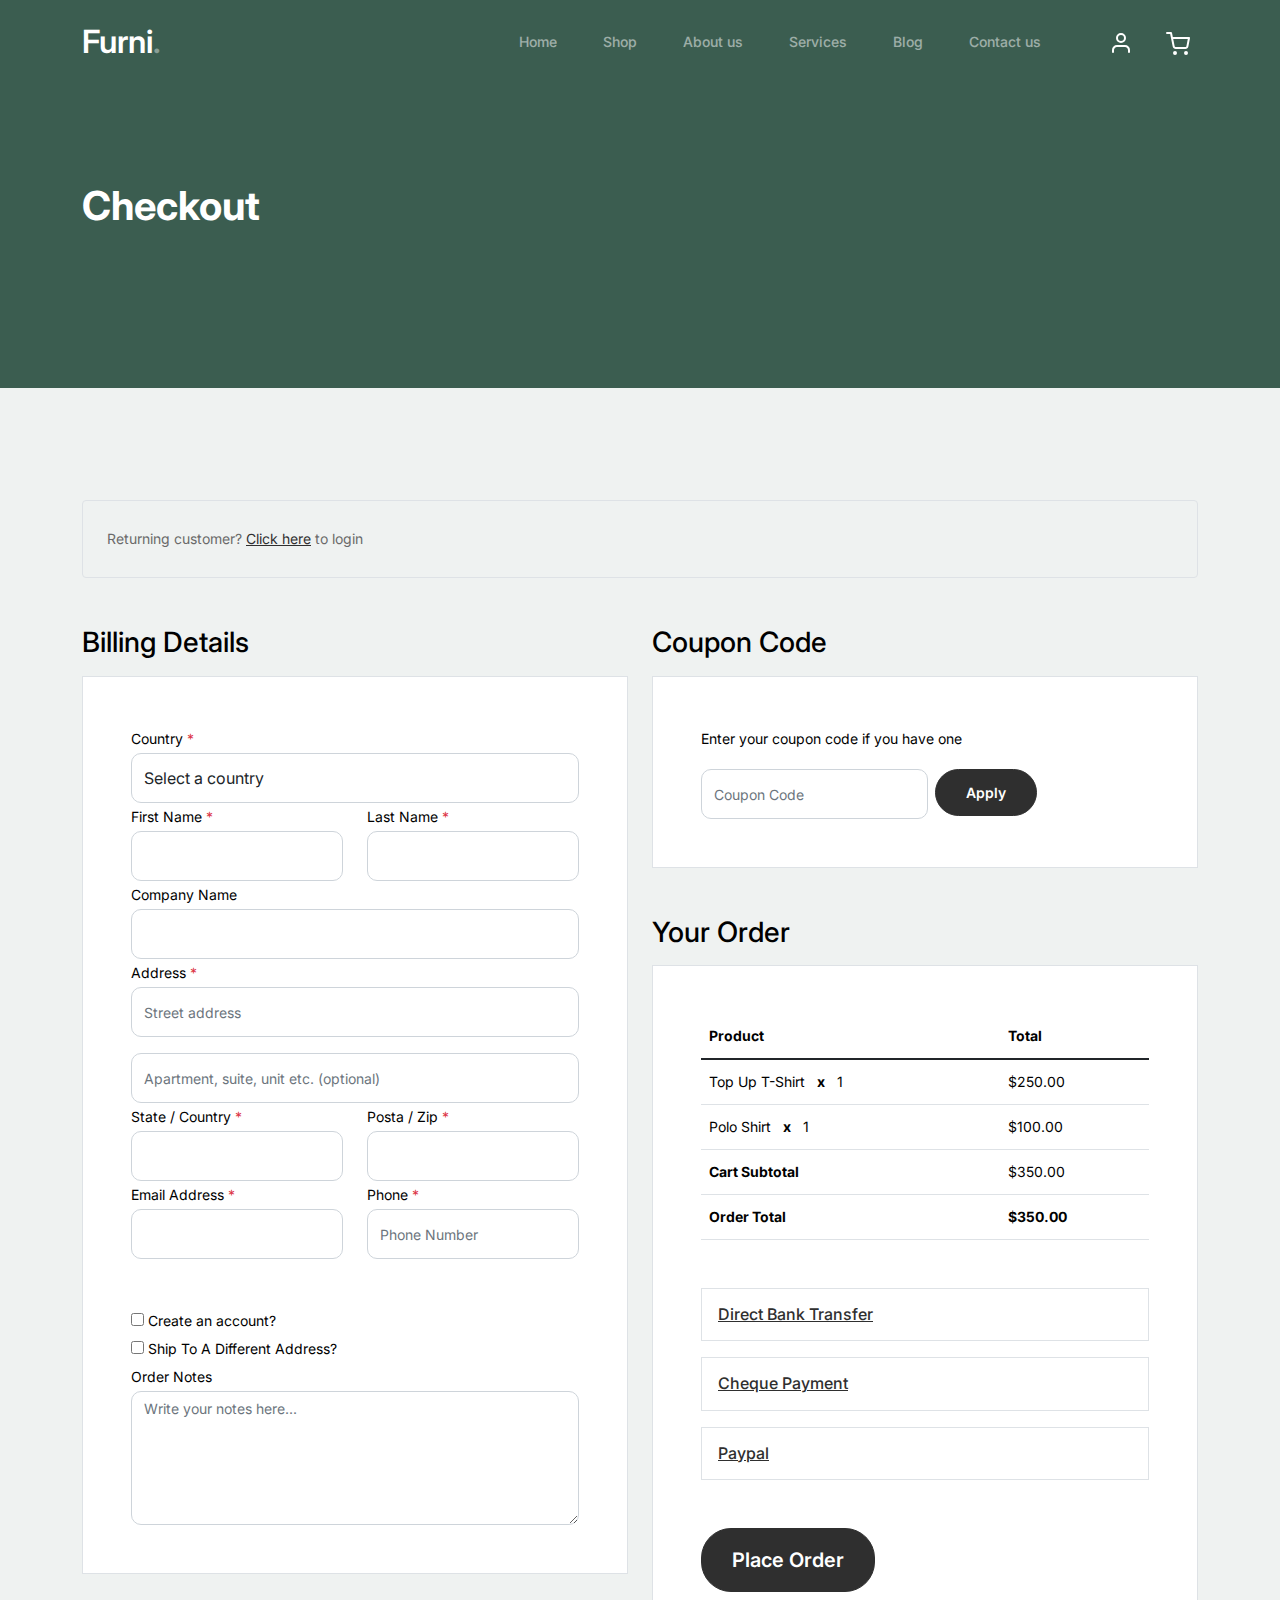
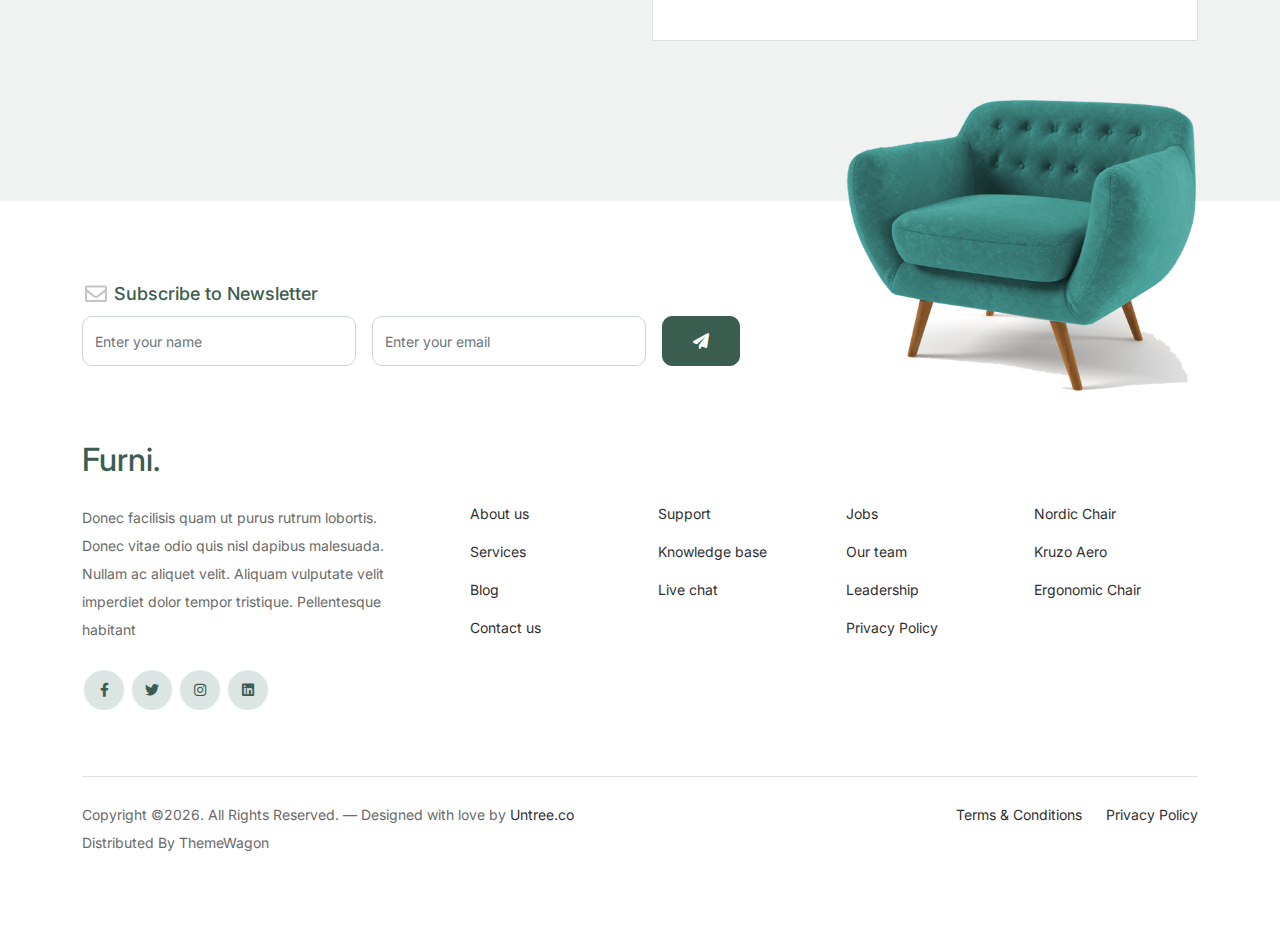
<file: src/main/webapp/template/web/checkout.html>
<!-- /*
* Bootstrap 5
* Template Name: Furni
* Template Author: Untree.co
* Template URI: https://untree.co/
* License: https://creativecommons.org/licenses/by/3.0/
*/ -->
<!doctype html>
<html lang="en">
<head>
  <meta charset="utf-8">
  <meta name="viewport" content="width=device-width, initial-scale=1, shrink-to-fit=no">
  <meta name="author" content="Untree.co">
  <link rel="shortcut icon" href="favicon.png">

  <meta name="description" content="" />
  <meta name="keywords" content="bootstrap, bootstrap4" />

		<!-- Bootstrap CSS -->
		<link href="css/bootstrap.min.css" rel="stylesheet">
		<link href="https://cdnjs.cloudflare.com/ajax/libs/font-awesome/6.0.0-beta3/css/all.min.css" rel="stylesheet">
		<link href="css/tiny-slider.css" rel="stylesheet">
		<link href="css/style.css" rel="stylesheet">
		<title>Furni Free Bootstrap 5 Template for Furniture and Interior Design Websites by Untree.co </title>
	</head>

	<body>

		<!-- Start Header/Navigation -->
		<nav class="custom-navbar navbar navbar navbar-expand-md navbar-dark bg-dark" arial-label="Furni navigation bar">

			<div class="container">
				<a class="navbar-brand" href="index.html">Furni<span>.</span></a>

				<button class="navbar-toggler" type="button" data-bs-toggle="collapse" data-bs-target="#navbarsFurni" aria-controls="navbarsFurni" aria-expanded="false" aria-label="Toggle navigation">
					<span class="navbar-toggler-icon"></span>
				</button>

				<div class="collapse navbar-collapse" id="navbarsFurni">
					<ul class="custom-navbar-nav navbar-nav ms-auto mb-2 mb-md-0">
						<li class="nav-item ">
							<a class="nav-link" href="index.html">Home</a>
						</li>
						<li><a class="nav-link" href="shop.html">Shop</a></li>
						<li><a class="nav-link" href="about.html">About us</a></li>
						<li><a class="nav-link" href="services.html">Services</a></li>
						<li><a class="nav-link" href="blog.html">Blog</a></li>
						<li><a class="nav-link" href="contact.html">Contact us</a></li>
					</ul>

					<ul class="custom-navbar-cta navbar-nav mb-2 mb-md-0 ms-5">
						<li><a class="nav-link" href="#"><img src="images/user.svg"></a></li>
						<li><a class="nav-link" href="cart.html"><img src="images/cart.svg"></a></li>
					</ul>
				</div>
			</div>
				
		</nav>
		<!-- End Header/Navigation -->

		<!-- Start Hero Section -->
			<div class="hero">
				<div class="container">
					<div class="row justify-content-between">
						<div class="col-lg-5">
							<div class="intro-excerpt">
								<h1>Checkout</h1>
							</div>
						</div>
						<div class="col-lg-7">
							
						</div>
					</div>
				</div>
			</div>
		<!-- End Hero Section -->

		<div class="untree_co-section">
		    <div class="container">
		      <div class="row mb-5">
		        <div class="col-md-12">
		          <div class="border p-4 rounded" role="alert">
		            Returning customer? <a href="#">Click here</a> to login
		          </div>
		        </div>
		      </div>
		      <div class="row">
		        <div class="col-md-6 mb-5 mb-md-0">
		          <h2 class="h3 mb-3 text-black">Billing Details</h2>
		          <div class="p-3 p-lg-5 border bg-white">
		            <div class="form-group">
		              <label for="c_country" class="text-black">Country <span class="text-danger">*</span></label>
		              <select id="c_country" class="form-control">
		                <option value="1">Select a country</option>    
		                <option value="2">bangladesh</option>    
		                <option value="3">Algeria</option>    
		                <option value="4">Afghanistan</option>    
		                <option value="5">Ghana</option>    
		                <option value="6">Albania</option>    
		                <option value="7">Bahrain</option>    
		                <option value="8">Colombia</option>    
		                <option value="9">Dominican Republic</option>    
		              </select>
		            </div>
		            <div class="form-group row">
		              <div class="col-md-6">
		                <label for="c_fname" class="text-black">First Name <span class="text-danger">*</span></label>
		                <input type="text" class="form-control" id="c_fname" name="c_fname">
		              </div>
		              <div class="col-md-6">
		                <label for="c_lname" class="text-black">Last Name <span class="text-danger">*</span></label>
		                <input type="text" class="form-control" id="c_lname" name="c_lname">
		              </div>
		            </div>

		            <div class="form-group row">
		              <div class="col-md-12">
		                <label for="c_companyname" class="text-black">Company Name </label>
		                <input type="text" class="form-control" id="c_companyname" name="c_companyname">
		              </div>
		            </div>

		            <div class="form-group row">
		              <div class="col-md-12">
		                <label for="c_address" class="text-black">Address <span class="text-danger">*</span></label>
		                <input type="text" class="form-control" id="c_address" name="c_address" placeholder="Street address">
		              </div>
		            </div>

		            <div class="form-group mt-3">
		              <input type="text" class="form-control" placeholder="Apartment, suite, unit etc. (optional)">
		            </div>

		            <div class="form-group row">
		              <div class="col-md-6">
		                <label for="c_state_country" class="text-black">State / Country <span class="text-danger">*</span></label>
		                <input type="text" class="form-control" id="c_state_country" name="c_state_country">
		              </div>
		              <div class="col-md-6">
		                <label for="c_postal_zip" class="text-black">Posta / Zip <span class="text-danger">*</span></label>
		                <input type="text" class="form-control" id="c_postal_zip" name="c_postal_zip">
		              </div>
		            </div>

		            <div class="form-group row mb-5">
		              <div class="col-md-6">
		                <label for="c_email_address" class="text-black">Email Address <span class="text-danger">*</span></label>
		                <input type="text" class="form-control" id="c_email_address" name="c_email_address">
		              </div>
		              <div class="col-md-6">
		                <label for="c_phone" class="text-black">Phone <span class="text-danger">*</span></label>
		                <input type="text" class="form-control" id="c_phone" name="c_phone" placeholder="Phone Number">
		              </div>
		            </div>

		            <div class="form-group">
		              <label for="c_create_account" class="text-black" data-bs-toggle="collapse" href="#create_an_account" role="button" aria-expanded="false" aria-controls="create_an_account"><input type="checkbox" value="1" id="c_create_account"> Create an account?</label>
		              <div class="collapse" id="create_an_account">
		                <div class="py-2 mb-4">
		                  <p class="mb-3">Create an account by entering the information below. If you are a returning customer please login at the top of the page.</p>
		                  <div class="form-group">
		                    <label for="c_account_password" class="text-black">Account Password</label>
		                    <input type="email" class="form-control" id="c_account_password" name="c_account_password" placeholder="">
		                  </div>
		                </div>
		              </div>
		            </div>


		            <div class="form-group">
		              <label for="c_ship_different_address" class="text-black" data-bs-toggle="collapse" href="#ship_different_address" role="button" aria-expanded="false" aria-controls="ship_different_address"><input type="checkbox" value="1" id="c_ship_different_address"> Ship To A Different Address?</label>
		              <div class="collapse" id="ship_different_address">
		                <div class="py-2">

		                  <div class="form-group">
		                    <label for="c_diff_country" class="text-black">Country <span class="text-danger">*</span></label>
		                    <select id="c_diff_country" class="form-control">
		                      <option value="1">Select a country</option>    
		                      <option value="2">bangladesh</option>    
		                      <option value="3">Algeria</option>    
		                      <option value="4">Afghanistan</option>    
		                      <option value="5">Ghana</option>    
		                      <option value="6">Albania</option>    
		                      <option value="7">Bahrain</option>    
		                      <option value="8">Colombia</option>    
		                      <option value="9">Dominican Republic</option>    
		                    </select>
		                  </div>


		                  <div class="form-group row">
		                    <div class="col-md-6">
		                      <label for="c_diff_fname" class="text-black">First Name <span class="text-danger">*</span></label>
		                      <input type="text" class="form-control" id="c_diff_fname" name="c_diff_fname">
		                    </div>
		                    <div class="col-md-6">
		                      <label for="c_diff_lname" class="text-black">Last Name <span class="text-danger">*</span></label>
		                      <input type="text" class="form-control" id="c_diff_lname" name="c_diff_lname">
		                    </div>
		                  </div>

		                  <div class="form-group row">
		                    <div class="col-md-12">
		                      <label for="c_diff_companyname" class="text-black">Company Name </label>
		                      <input type="text" class="form-control" id="c_diff_companyname" name="c_diff_companyname">
		                    </div>
		                  </div>

		                  <div class="form-group row  mb-3">
		                    <div class="col-md-12">
		                      <label for="c_diff_address" class="text-black">Address <span class="text-danger">*</span></label>
		                      <input type="text" class="form-control" id="c_diff_address" name="c_diff_address" placeholder="Street address">
		                    </div>
		                  </div>

		                  <div class="form-group">
		                    <input type="text" class="form-control" placeholder="Apartment, suite, unit etc. (optional)">
		                  </div>

		                  <div class="form-group row">
		                    <div class="col-md-6">
		                      <label for="c_diff_state_country" class="text-black">State / Country <span class="text-danger">*</span></label>
		                      <input type="text" class="form-control" id="c_diff_state_country" name="c_diff_state_country">
		                    </div>
		                    <div class="col-md-6">
		                      <label for="c_diff_postal_zip" class="text-black">Posta / Zip <span class="text-danger">*</span></label>
		                      <input type="text" class="form-control" id="c_diff_postal_zip" name="c_diff_postal_zip">
		                    </div>
		                  </div>

		                  <div class="form-group row mb-5">
		                    <div class="col-md-6">
		                      <label for="c_diff_email_address" class="text-black">Email Address <span class="text-danger">*</span></label>
		                      <input type="text" class="form-control" id="c_diff_email_address" name="c_diff_email_address">
		                    </div>
		                    <div class="col-md-6">
		                      <label for="c_diff_phone" class="text-black">Phone <span class="text-danger">*</span></label>
		                      <input type="text" class="form-control" id="c_diff_phone" name="c_diff_phone" placeholder="Phone Number">
		                    </div>
		                  </div>

		                </div>

		              </div>
		            </div>

		            <div class="form-group">
		              <label for="c_order_notes" class="text-black">Order Notes</label>
		              <textarea name="c_order_notes" id="c_order_notes" cols="30" rows="5" class="form-control" placeholder="Write your notes here..."></textarea>
		            </div>

		          </div>
		        </div>
		        <div class="col-md-6">

		          <div class="row mb-5">
		            <div class="col-md-12">
		              <h2 class="h3 mb-3 text-black">Coupon Code</h2>
		              <div class="p-3 p-lg-5 border bg-white">

		                <label for="c_code" class="text-black mb-3">Enter your coupon code if you have one</label>
		                <div class="input-group w-75 couponcode-wrap">
		                  <input type="text" class="form-control me-2" id="c_code" placeholder="Coupon Code" aria-label="Coupon Code" aria-describedby="button-addon2">
		                  <div class="input-group-append">
		                    <button class="btn btn-black btn-sm" type="button" id="button-addon2">Apply</button>
		                  </div>
		                </div>

		              </div>
		            </div>
		          </div>

		          <div class="row mb-5">
		            <div class="col-md-12">
		              <h2 class="h3 mb-3 text-black">Your Order</h2>
		              <div class="p-3 p-lg-5 border bg-white">
		                <table class="table site-block-order-table mb-5">
		                  <thead>
		                    <th>Product</th>
		                    <th>Total</th>
		                  </thead>
		                  <tbody>
		                    <tr>
		                      <td>Top Up T-Shirt <strong class="mx-2">x</strong> 1</td>
		                      <td>$250.00</td>
		                    </tr>
		                    <tr>
		                      <td>Polo Shirt <strong class="mx-2">x</strong>   1</td>
		                      <td>$100.00</td>
		                    </tr>
		                    <tr>
		                      <td class="text-black font-weight-bold"><strong>Cart Subtotal</strong></td>
		                      <td class="text-black">$350.00</td>
		                    </tr>
		                    <tr>
		                      <td class="text-black font-weight-bold"><strong>Order Total</strong></td>
		                      <td class="text-black font-weight-bold"><strong>$350.00</strong></td>
		                    </tr>
		                  </tbody>
		                </table>

		                <div class="border p-3 mb-3">
		                  <h3 class="h6 mb-0"><a class="d-block" data-bs-toggle="collapse" href="#collapsebank" role="button" aria-expanded="false" aria-controls="collapsebank">Direct Bank Transfer</a></h3>

		                  <div class="collapse" id="collapsebank">
		                    <div class="py-2">
		                      <p class="mb-0">Make your payment directly into our bank account. Please use your Order ID as the payment reference. Your order won’t be shipped until the funds have cleared in our account.</p>
		                    </div>
		                  </div>
		                </div>

		                <div class="border p-3 mb-3">
		                  <h3 class="h6 mb-0"><a class="d-block" data-bs-toggle="collapse" href="#collapsecheque" role="button" aria-expanded="false" aria-controls="collapsecheque">Cheque Payment</a></h3>

		                  <div class="collapse" id="collapsecheque">
		                    <div class="py-2">
		                      <p class="mb-0">Make your payment directly into our bank account. Please use your Order ID as the payment reference. Your order won’t be shipped until the funds have cleared in our account.</p>
		                    </div>
		                  </div>
		                </div>

		                <div class="border p-3 mb-5">
		                  <h3 class="h6 mb-0"><a class="d-block" data-bs-toggle="collapse" href="#collapsepaypal" role="button" aria-expanded="false" aria-controls="collapsepaypal">Paypal</a></h3>

		                  <div class="collapse" id="collapsepaypal">
		                    <div class="py-2">
		                      <p class="mb-0">Make your payment directly into our bank account. Please use your Order ID as the payment reference. Your order won’t be shipped until the funds have cleared in our account.</p>
		                    </div>
		                  </div>
		                </div>

		                <div class="form-group">
		                  <button class="btn btn-black btn-lg py-3 btn-block" onclick="window.location='thankyou.html'">Place Order</button>
		                </div>

		              </div>
		            </div>
		          </div>

		        </div>
		      </div>
		      <!-- </form> -->
		    </div>
		  </div>

		<!-- Start Footer Section -->
		<footer class="footer-section">
			<div class="container relative">

				<div class="sofa-img">
					<img src="images/sofa.png" alt="Image" class="img-fluid">
				</div>

				<div class="row">
					<div class="col-lg-8">
						<div class="subscription-form">
							<h3 class="d-flex align-items-center"><span class="me-1"><img src="images/envelope-outline.svg" alt="Image" class="img-fluid"></span><span>Subscribe to Newsletter</span></h3>

							<form action="#" class="row g-3">
								<div class="col-auto">
									<input type="text" class="form-control" placeholder="Enter your name">
								</div>
								<div class="col-auto">
									<input type="email" class="form-control" placeholder="Enter your email">
								</div>
								<div class="col-auto">
									<button class="btn btn-primary">
										<span class="fa fa-paper-plane"></span>
									</button>
								</div>
							</form>

						</div>
					</div>
				</div>

				<div class="row g-5 mb-5">
					<div class="col-lg-4">
						<div class="mb-4 footer-logo-wrap"><a href="#" class="footer-logo">Furni<span>.</span></a></div>
						<p class="mb-4">Donec facilisis quam ut purus rutrum lobortis. Donec vitae odio quis nisl dapibus malesuada. Nullam ac aliquet velit. Aliquam vulputate velit imperdiet dolor tempor tristique. Pellentesque habitant</p>

						<ul class="list-unstyled custom-social">
							<li><a href="#"><span class="fa fa-brands fa-facebook-f"></span></a></li>
							<li><a href="#"><span class="fa fa-brands fa-twitter"></span></a></li>
							<li><a href="#"><span class="fa fa-brands fa-instagram"></span></a></li>
							<li><a href="#"><span class="fa fa-brands fa-linkedin"></span></a></li>
						</ul>
					</div>

					<div class="col-lg-8">
						<div class="row links-wrap">
							<div class="col-6 col-sm-6 col-md-3">
								<ul class="list-unstyled">
									<li><a href="#">About us</a></li>
									<li><a href="#">Services</a></li>
									<li><a href="#">Blog</a></li>
									<li><a href="#">Contact us</a></li>
								</ul>
							</div>

							<div class="col-6 col-sm-6 col-md-3">
								<ul class="list-unstyled">
									<li><a href="#">Support</a></li>
									<li><a href="#">Knowledge base</a></li>
									<li><a href="#">Live chat</a></li>
								</ul>
							</div>

							<div class="col-6 col-sm-6 col-md-3">
								<ul class="list-unstyled">
									<li><a href="#">Jobs</a></li>
									<li><a href="#">Our team</a></li>
									<li><a href="#">Leadership</a></li>
									<li><a href="#">Privacy Policy</a></li>
								</ul>
							</div>

							<div class="col-6 col-sm-6 col-md-3">
								<ul class="list-unstyled">
									<li><a href="#">Nordic Chair</a></li>
									<li><a href="#">Kruzo Aero</a></li>
									<li><a href="#">Ergonomic Chair</a></li>
								</ul>
							</div>
						</div>
					</div>

				</div>

				<div class="border-top copyright">
					<div class="row pt-4">
						<div class="col-lg-6">
							<p class="mb-2 text-center text-lg-start">Copyright &copy;<script>document.write(new Date().getFullYear());</script>. All Rights Reserved. &mdash; Designed with love by <a href="https://untree.co">Untree.co</a> Distributed By <a hreff="https://themewagon.com">ThemeWagon</a>  <!-- License information: https://untree.co/license/ -->
            </p>
						</div>

						<div class="col-lg-6 text-center text-lg-end">
							<ul class="list-unstyled d-inline-flex ms-auto">
								<li class="me-4"><a href="#">Terms &amp; Conditions</a></li>
								<li><a href="#">Privacy Policy</a></li>
							</ul>
						</div>

					</div>
				</div>

			</div>
		</footer>
		<!-- End Footer Section -->	


		<script src="js/bootstrap.bundle.min.js"></script>
		<script src="js/tiny-slider.js"></script>
		<script src="js/custom.js"></script>
	</body>

</html>
</file>
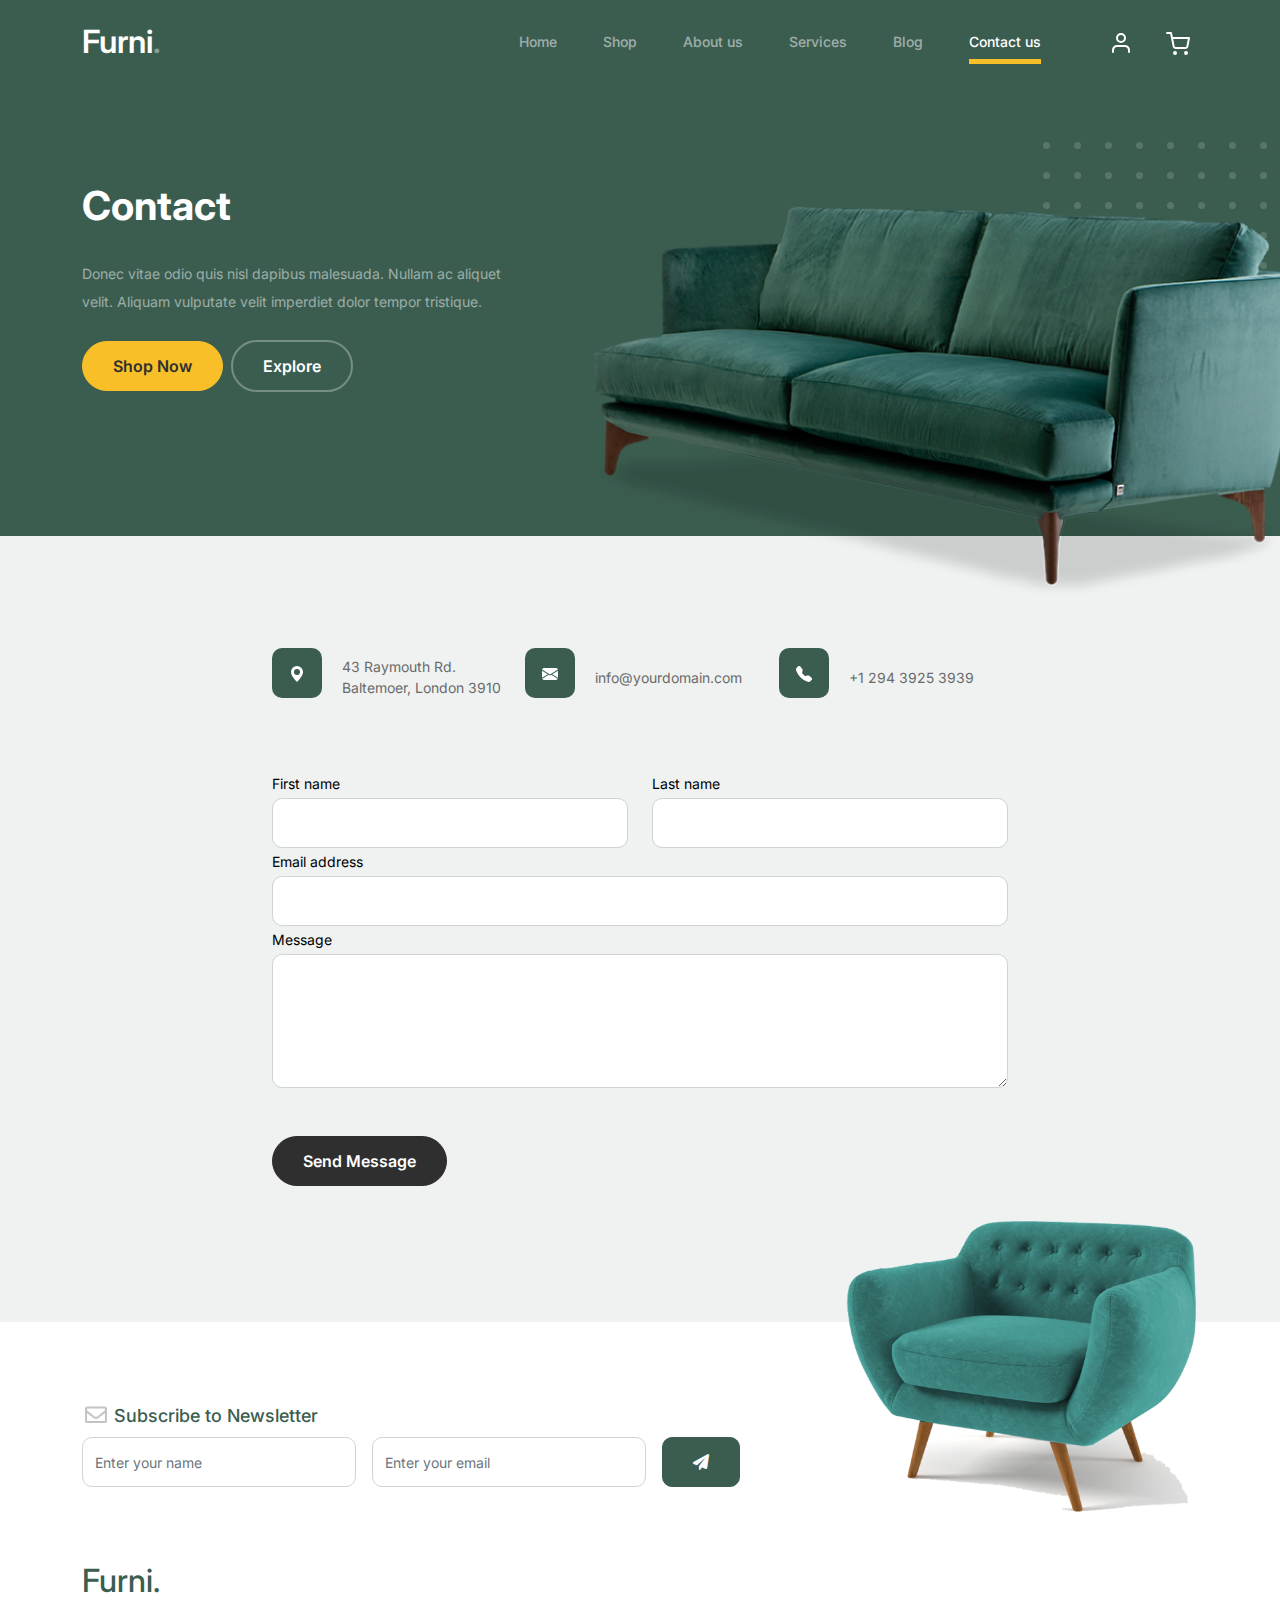
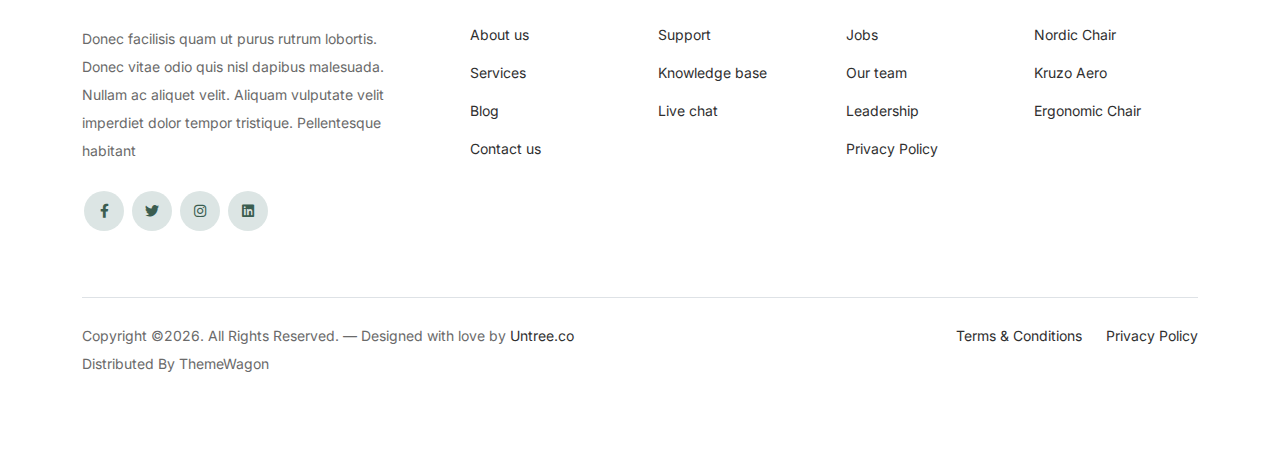
<file: src/main/webapp/template/web/contact.html>
<!-- /*
* Bootstrap 5
* Template Name: Furni
* Template Author: Untree.co
* Template URI: https://untree.co/
* License: https://creativecommons.org/licenses/by/3.0/
*/ -->
<!doctype html>
<html lang="en">
<head>
  <meta charset="utf-8">
  <meta name="viewport" content="width=device-width, initial-scale=1, shrink-to-fit=no">
  <meta name="author" content="Untree.co">
  <link rel="shortcut icon" href="favicon.png">

  <meta name="description" content="" />
  <meta name="keywords" content="bootstrap, bootstrap4" />

		<!-- Bootstrap CSS -->
		<link href="css/bootstrap.min.css" rel="stylesheet">
		<link href="https://cdnjs.cloudflare.com/ajax/libs/font-awesome/6.0.0-beta3/css/all.min.css" rel="stylesheet">
		<link href="css/tiny-slider.css" rel="stylesheet">
		<link href="css/style.css" rel="stylesheet">
		<title>Furni Free Bootstrap 5 Template for Furniture and Interior Design Websites by Untree.co </title>
	</head>

	<body>

		<!-- Start Header/Navigation -->
		<nav class="custom-navbar navbar navbar navbar-expand-md navbar-dark bg-dark" arial-label="Furni navigation bar">

			<div class="container">
				<a class="navbar-brand" href="index.html">Furni<span>.</span></a>

				<button class="navbar-toggler" type="button" data-bs-toggle="collapse" data-bs-target="#navbarsFurni" aria-controls="navbarsFurni" aria-expanded="false" aria-label="Toggle navigation">
					<span class="navbar-toggler-icon"></span>
				</button>

				<div class="collapse navbar-collapse" id="navbarsFurni">
					<ul class="custom-navbar-nav navbar-nav ms-auto mb-2 mb-md-0">
						<li class="nav-item">
							<a class="nav-link" href="index.html">Home</a>
						</li>
						<li><a class="nav-link" href="shop.html">Shop</a></li>
						<li><a class="nav-link" href="about.html">About us</a></li>
						<li><a class="nav-link" href="services.html">Services</a></li>
						<li><a class="nav-link" href="blog.html">Blog</a></li>
						<li class="active"><a class="nav-link" href="contact.html">Contact us</a></li>
					</ul>

					<ul class="custom-navbar-cta navbar-nav mb-2 mb-md-0 ms-5">
						<li><a class="nav-link" href="#"><img src="images/user.svg"></a></li>
						<li><a class="nav-link" href="cart.html"><img src="images/cart.svg"></a></li>
					</ul>
				</div>
			</div>
				
		</nav>
		<!-- End Header/Navigation -->

		<!-- Start Hero Section -->
			<div class="hero">
				<div class="container">
					<div class="row justify-content-between">
						<div class="col-lg-5">
							<div class="intro-excerpt">
								<h1>Contact</h1>
								<p class="mb-4">Donec vitae odio quis nisl dapibus malesuada. Nullam ac aliquet velit. Aliquam vulputate velit imperdiet dolor tempor tristique.</p>
								<p><a href="" class="btn btn-secondary me-2">Shop Now</a><a href="#" class="btn btn-white-outline">Explore</a></p>
							</div>
						</div>
						<div class="col-lg-7">
							<div class="hero-img-wrap">
								<img src="images/couch.png" class="img-fluid">
							</div>
						</div>
					</div>
				</div>
			</div>
		<!-- End Hero Section -->

		
		<!-- Start Contact Form -->
		<div class="untree_co-section">
      <div class="container">

        <div class="block">
          <div class="row justify-content-center">


            <div class="col-md-8 col-lg-8 pb-4">


              <div class="row mb-5">
                <div class="col-lg-4">
                  <div  class="service no-shadow align-items-center link horizontal d-flex active" data-aos="fade-left" data-aos-delay="0">
                    <div class="service-icon color-1 mb-4">
                      <svg xmlns="http://www.w3.org/2000/svg" width="16" height="16" fill="currentColor" class="bi bi-geo-alt-fill" viewBox="0 0 16 16">
                        <path d="M8 16s6-5.686 6-10A6 6 0 0 0 2 6c0 4.314 6 10 6 10zm0-7a3 3 0 1 1 0-6 3 3 0 0 1 0 6z"/>
                      </svg>
                    </div> <!-- /.icon -->
                    <div class="service-contents">
                      <p>43 Raymouth Rd. Baltemoer, London 3910</p>
                    </div> <!-- /.service-contents-->
                  </div> <!-- /.service -->
                </div>

                <div class="col-lg-4">
                  <div  class="service no-shadow align-items-center link horizontal d-flex active" data-aos="fade-left" data-aos-delay="0">
                    <div class="service-icon color-1 mb-4">
                      <svg xmlns="http://www.w3.org/2000/svg" width="16" height="16" fill="currentColor" class="bi bi-envelope-fill" viewBox="0 0 16 16">
                        <path d="M.05 3.555A2 2 0 0 1 2 2h12a2 2 0 0 1 1.95 1.555L8 8.414.05 3.555zM0 4.697v7.104l5.803-3.558L0 4.697zM6.761 8.83l-6.57 4.027A2 2 0 0 0 2 14h12a2 2 0 0 0 1.808-1.144l-6.57-4.027L8 9.586l-1.239-.757zm3.436-.586L16 11.801V4.697l-5.803 3.546z"/>
                      </svg>
                    </div> <!-- /.icon -->
                    <div class="service-contents">
                      <p>info@yourdomain.com</p>
                    </div> <!-- /.service-contents-->
                  </div> <!-- /.service -->
                </div>

                <div class="col-lg-4">
                  <div  class="service no-shadow align-items-center link horizontal d-flex active" data-aos="fade-left" data-aos-delay="0">
                    <div class="service-icon color-1 mb-4">
                      <svg xmlns="http://www.w3.org/2000/svg" width="16" height="16" fill="currentColor" class="bi bi-telephone-fill" viewBox="0 0 16 16">
                        <path fill-rule="evenodd" d="M1.885.511a1.745 1.745 0 0 1 2.61.163L6.29 2.98c.329.423.445.974.315 1.494l-.547 2.19a.678.678 0 0 0 .178.643l2.457 2.457a.678.678 0 0 0 .644.178l2.189-.547a1.745 1.745 0 0 1 1.494.315l2.306 1.794c.829.645.905 1.87.163 2.611l-1.034 1.034c-.74.74-1.846 1.065-2.877.702a18.634 18.634 0 0 1-7.01-4.42 18.634 18.634 0 0 1-4.42-7.009c-.362-1.03-.037-2.137.703-2.877L1.885.511z"/>
                      </svg>
                    </div> <!-- /.icon -->
                    <div class="service-contents">
                      <p>+1 294 3925 3939</p>
                    </div> <!-- /.service-contents-->
                  </div> <!-- /.service -->
                </div>
              </div>

              <form>
                <div class="row">
                  <div class="col-6">
                    <div class="form-group">
                      <label class="text-black" for="fname">First name</label>
                      <input type="text" class="form-control" id="fname">
                    </div>
                  </div>
                  <div class="col-6">
                    <div class="form-group">
                      <label class="text-black" for="lname">Last name</label>
                      <input type="text" class="form-control" id="lname">
                    </div>
                  </div>
                </div>
                <div class="form-group">
                  <label class="text-black" for="email">Email address</label>
                  <input type="email" class="form-control" id="email">
                </div>

                <div class="form-group mb-5">
                  <label class="text-black" for="message">Message</label>
                  <textarea name="" class="form-control" id="message" cols="30" rows="5"></textarea>
                </div>

                <button type="submit" class="btn btn-primary-hover-outline">Send Message</button>
              </form>

            </div>

          </div>

        </div>

      </div>


    </div>
  </div>

  <!-- End Contact Form -->

		

		<!-- Start Footer Section -->
		<footer class="footer-section">
			<div class="container relative">

				<div class="sofa-img">
					<img src="images/sofa.png" alt="Image" class="img-fluid">
				</div>

				<div class="row">
					<div class="col-lg-8">
						<div class="subscription-form">
							<h3 class="d-flex align-items-center"><span class="me-1"><img src="images/envelope-outline.svg" alt="Image" class="img-fluid"></span><span>Subscribe to Newsletter</span></h3>

							<form action="#" class="row g-3">
								<div class="col-auto">
									<input type="text" class="form-control" placeholder="Enter your name">
								</div>
								<div class="col-auto">
									<input type="email" class="form-control" placeholder="Enter your email">
								</div>
								<div class="col-auto">
									<button class="btn btn-primary">
										<span class="fa fa-paper-plane"></span>
									</button>
								</div>
							</form>

						</div>
					</div>
				</div>

				<div class="row g-5 mb-5">
					<div class="col-lg-4">
						<div class="mb-4 footer-logo-wrap"><a href="#" class="footer-logo">Furni<span>.</span></a></div>
						<p class="mb-4">Donec facilisis quam ut purus rutrum lobortis. Donec vitae odio quis nisl dapibus malesuada. Nullam ac aliquet velit. Aliquam vulputate velit imperdiet dolor tempor tristique. Pellentesque habitant</p>

						<ul class="list-unstyled custom-social">
							<li><a href="#"><span class="fa fa-brands fa-facebook-f"></span></a></li>
							<li><a href="#"><span class="fa fa-brands fa-twitter"></span></a></li>
							<li><a href="#"><span class="fa fa-brands fa-instagram"></span></a></li>
							<li><a href="#"><span class="fa fa-brands fa-linkedin"></span></a></li>
						</ul>
					</div>

					<div class="col-lg-8">
						<div class="row links-wrap">
							<div class="col-6 col-sm-6 col-md-3">
								<ul class="list-unstyled">
									<li><a href="#">About us</a></li>
									<li><a href="#">Services</a></li>
									<li><a href="#">Blog</a></li>
									<li><a href="#">Contact us</a></li>
								</ul>
							</div>

							<div class="col-6 col-sm-6 col-md-3">
								<ul class="list-unstyled">
									<li><a href="#">Support</a></li>
									<li><a href="#">Knowledge base</a></li>
									<li><a href="#">Live chat</a></li>
								</ul>
							</div>

							<div class="col-6 col-sm-6 col-md-3">
								<ul class="list-unstyled">
									<li><a href="#">Jobs</a></li>
									<li><a href="#">Our team</a></li>
									<li><a href="#">Leadership</a></li>
									<li><a href="#">Privacy Policy</a></li>
								</ul>
							</div>

							<div class="col-6 col-sm-6 col-md-3">
								<ul class="list-unstyled">
									<li><a href="#">Nordic Chair</a></li>
									<li><a href="#">Kruzo Aero</a></li>
									<li><a href="#">Ergonomic Chair</a></li>
								</ul>
							</div>
						</div>
					</div>

				</div>

				<div class="border-top copyright">
					<div class="row pt-4">
						<div class="col-lg-6">
							<p class="mb-2 text-center text-lg-start">Copyright &copy;<script>document.write(new Date().getFullYear());</script>. All Rights Reserved. &mdash; Designed with love by <a href="https://untree.co">Untree.co</a> Distributed By <a hreff="https://themewagon.com">ThemeWagon</a>  <!-- License information: https://untree.co/license/ -->
            </p>
						</div>

						<div class="col-lg-6 text-center text-lg-end">
							<ul class="list-unstyled d-inline-flex ms-auto">
								<li class="me-4"><a href="#">Terms &amp; Conditions</a></li>
								<li><a href="#">Privacy Policy</a></li>
							</ul>
						</div>

					</div>
				</div>

			</div>
		</footer>
		<!-- End Footer Section -->	


		<script src="js/bootstrap.bundle.min.js"></script>
		<script src="js/tiny-slider.js"></script>
		<script src="js/custom.js"></script>
	</body>

</html>
</file>
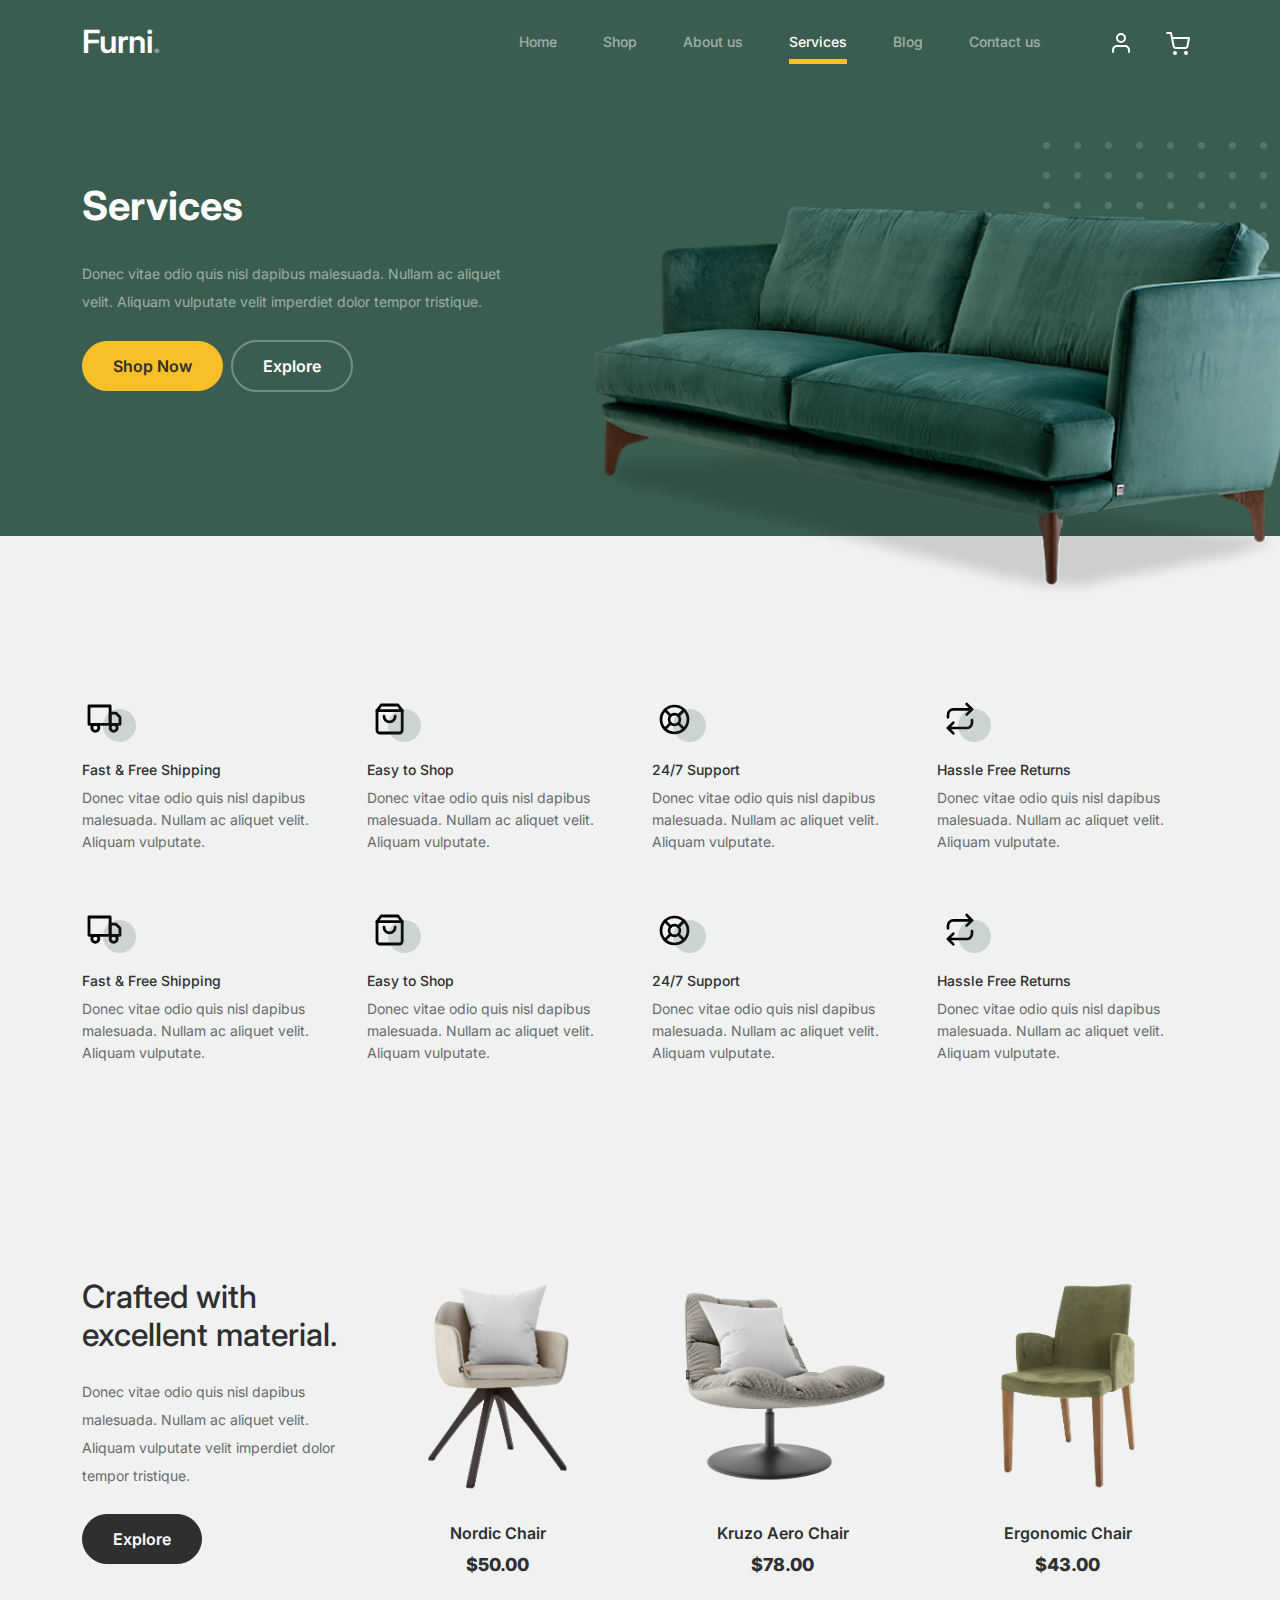
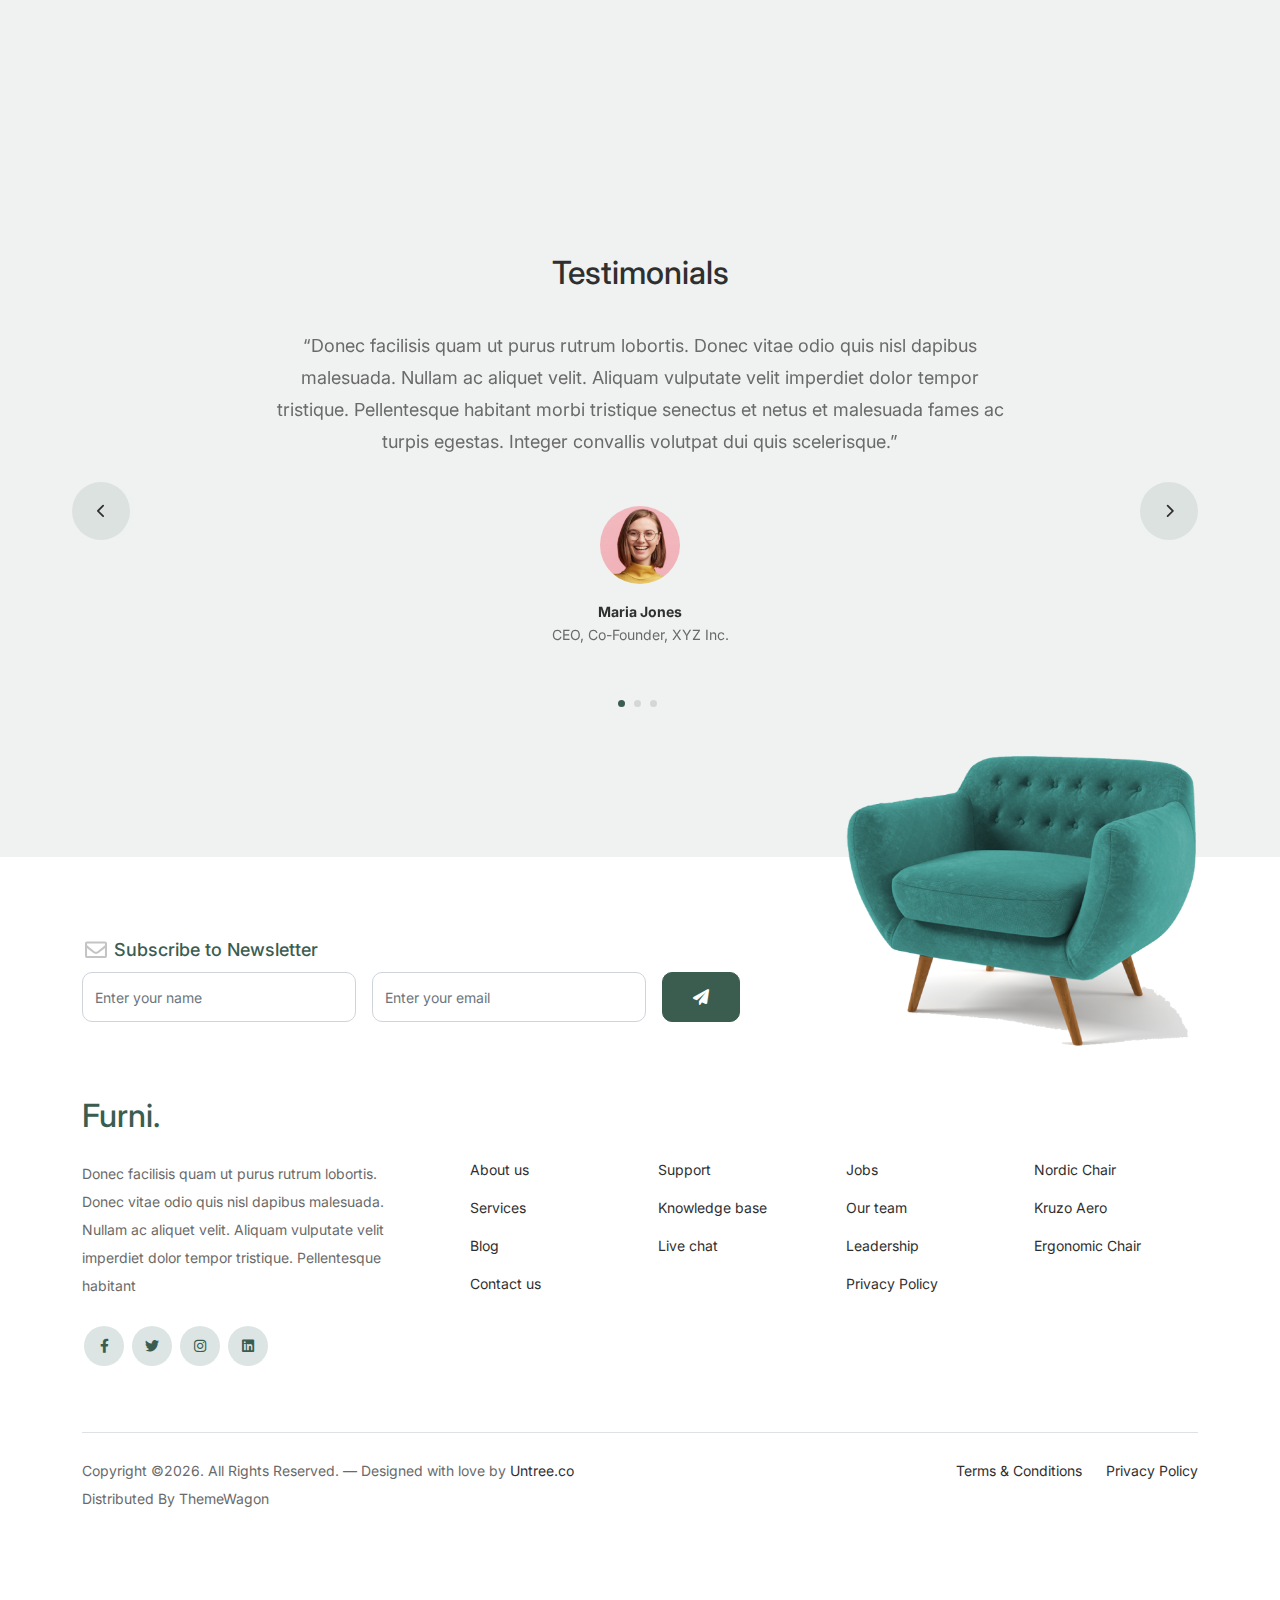
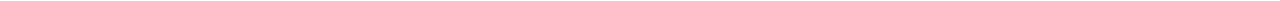
<file: src/main/webapp/template/web/services.html>
<!-- /*
* Bootstrap 5
* Template Name: Furni
* Template Author: Untree.co
* Template URI: https://untree.co/
* License: https://creativecommons.org/licenses/by/3.0/
*/ -->
<!doctype html>
<html lang="en">
<head>
  <meta charset="utf-8">
  <meta name="viewport" content="width=device-width, initial-scale=1, shrink-to-fit=no">
  <meta name="author" content="Untree.co">
  <link rel="shortcut icon" href="favicon.png">

  <meta name="description" content="" />
  <meta name="keywords" content="bootstrap, bootstrap4" />

		<!-- Bootstrap CSS -->
		<link href="css/bootstrap.min.css" rel="stylesheet">
		<link href="https://cdnjs.cloudflare.com/ajax/libs/font-awesome/6.0.0-beta3/css/all.min.css" rel="stylesheet">
		<link href="css/tiny-slider.css" rel="stylesheet">
		<link href="css/style.css" rel="stylesheet">
		<title>Furni Free Bootstrap 5 Template for Furniture and Interior Design Websites by Untree.co </title>
	</head>

	<body>

		<!-- Start Header/Navigation -->
		<nav class="custom-navbar navbar navbar navbar-expand-md navbar-dark bg-dark" arial-label="Furni navigation bar">

			<div class="container">
				<a class="navbar-brand" href="index.html">Furni<span>.</span></a>

				<button class="navbar-toggler" type="button" data-bs-toggle="collapse" data-bs-target="#navbarsFurni" aria-controls="navbarsFurni" aria-expanded="false" aria-label="Toggle navigation">
					<span class="navbar-toggler-icon"></span>
				</button>

				<div class="collapse navbar-collapse" id="navbarsFurni">
					<ul class="custom-navbar-nav navbar-nav ms-auto mb-2 mb-md-0">
						<li class="nav-item">
							<a class="nav-link" href="index.html">Home</a>
						</li>
						<li><a class="nav-link" href="shop.html">Shop</a></li>
						<li><a class="nav-link" href="about.html">About us</a></li>
						<li class="active"><a class="nav-link" href="services.html">Services</a></li>
						<li><a class="nav-link" href="blog.html">Blog</a></li>
						<li><a class="nav-link" href="contact.html">Contact us</a></li>
					</ul>

					<ul class="custom-navbar-cta navbar-nav mb-2 mb-md-0 ms-5">
						<li><a class="nav-link" href="#"><img src="images/user.svg"></a></li>
						<li><a class="nav-link" href="cart.html"><img src="images/cart.svg"></a></li>
					</ul>
				</div>
			</div>
				
		</nav>
		<!-- End Header/Navigation -->

		<!-- Start Hero Section -->
			<div class="hero">
				<div class="container">
					<div class="row justify-content-between">
						<div class="col-lg-5">
							<div class="intro-excerpt">
								<h1>Services</h1>
								<p class="mb-4">Donec vitae odio quis nisl dapibus malesuada. Nullam ac aliquet velit. Aliquam vulputate velit imperdiet dolor tempor tristique.</p>
								<p><a href="" class="btn btn-secondary me-2">Shop Now</a><a href="#" class="btn btn-white-outline">Explore</a></p>
							</div>
						</div>
						<div class="col-lg-7">
							<div class="hero-img-wrap">
								<img src="images/couch.png" class="img-fluid">
							</div>
						</div>
					</div>
				</div>
			</div>
		<!-- End Hero Section -->

		

		<!-- Start Why Choose Us Section -->
		<div class="why-choose-section">
			<div class="container">
				
				
				<div class="row my-5">
					<div class="col-6 col-md-6 col-lg-3 mb-4">
						<div class="feature">
							<div class="icon">
								<img src="images/truck.svg" alt="Image" class="imf-fluid">
							</div>
							<h3>Fast &amp; Free Shipping</h3>
							<p>Donec vitae odio quis nisl dapibus malesuada. Nullam ac aliquet velit. Aliquam vulputate.</p>
						</div>
					</div>

					<div class="col-6 col-md-6 col-lg-3 mb-4">
						<div class="feature">
							<div class="icon">
								<img src="images/bag.svg" alt="Image" class="imf-fluid">
							</div>
							<h3>Easy to Shop</h3>
							<p>Donec vitae odio quis nisl dapibus malesuada. Nullam ac aliquet velit. Aliquam vulputate.</p>
						</div>
					</div>

					<div class="col-6 col-md-6 col-lg-3 mb-4">
						<div class="feature">
							<div class="icon">
								<img src="images/support.svg" alt="Image" class="imf-fluid">
							</div>
							<h3>24/7 Support</h3>
							<p>Donec vitae odio quis nisl dapibus malesuada. Nullam ac aliquet velit. Aliquam vulputate.</p>
						</div>
					</div>

					<div class="col-6 col-md-6 col-lg-3 mb-4">
						<div class="feature">
							<div class="icon">
								<img src="images/return.svg" alt="Image" class="imf-fluid">
							</div>
							<h3>Hassle Free Returns</h3>
							<p>Donec vitae odio quis nisl dapibus malesuada. Nullam ac aliquet velit. Aliquam vulputate.</p>
						</div>
					</div>

					<div class="col-6 col-md-6 col-lg-3 mb-4">
						<div class="feature">
							<div class="icon">
								<img src="images/truck.svg" alt="Image" class="imf-fluid">
							</div>
							<h3>Fast &amp; Free Shipping</h3>
							<p>Donec vitae odio quis nisl dapibus malesuada. Nullam ac aliquet velit. Aliquam vulputate.</p>
						</div>
					</div>

					<div class="col-6 col-md-6 col-lg-3 mb-4">
						<div class="feature">
							<div class="icon">
								<img src="images/bag.svg" alt="Image" class="imf-fluid">
							</div>
							<h3>Easy to Shop</h3>
							<p>Donec vitae odio quis nisl dapibus malesuada. Nullam ac aliquet velit. Aliquam vulputate.</p>
						</div>
					</div>

					<div class="col-6 col-md-6 col-lg-3 mb-4">
						<div class="feature">
							<div class="icon">
								<img src="images/support.svg" alt="Image" class="imf-fluid">
							</div>
							<h3>24/7 Support</h3>
							<p>Donec vitae odio quis nisl dapibus malesuada. Nullam ac aliquet velit. Aliquam vulputate.</p>
						</div>
					</div>

					<div class="col-6 col-md-6 col-lg-3 mb-4">
						<div class="feature">
							<div class="icon">
								<img src="images/return.svg" alt="Image" class="imf-fluid">
							</div>
							<h3>Hassle Free Returns</h3>
							<p>Donec vitae odio quis nisl dapibus malesuada. Nullam ac aliquet velit. Aliquam vulputate.</p>
						</div>
					</div>

				</div>
			
			</div>
		</div>
		<!-- End Why Choose Us Section -->

		<!-- Start Product Section -->
		<div class="product-section pt-0">
			<div class="container">
				<div class="row">

					<!-- Start Column 1 -->
					<div class="col-md-12 col-lg-3 mb-5 mb-lg-0">
						<h2 class="mb-4 section-title">Crafted with excellent material.</h2>
						<p class="mb-4">Donec vitae odio quis nisl dapibus malesuada. Nullam ac aliquet velit. Aliquam vulputate velit imperdiet dolor tempor tristique. </p>
						<p><a href="#" class="btn">Explore</a></p>
					</div> 
					<!-- End Column 1 -->

					<!-- Start Column 2 -->
					<div class="col-12 col-md-4 col-lg-3 mb-5 mb-md-0">
						<a class="product-item" href="#">
							<img src="images/product-1.png" class="img-fluid product-thumbnail">
							<h3 class="product-title">Nordic Chair</h3>
							<strong class="product-price">$50.00</strong>

							<span class="icon-cross">
								<img src="images/cross.svg" class="img-fluid">
							</span>
						</a>
					</div> 
					<!-- End Column 2 -->

					<!-- Start Column 3 -->
					<div class="col-12 col-md-4 col-lg-3 mb-5 mb-md-0">
						<a class="product-item" href="#">
							<img src="images/product-2.png" class="img-fluid product-thumbnail">
							<h3 class="product-title">Kruzo Aero Chair</h3>
							<strong class="product-price">$78.00</strong>

							<span class="icon-cross">
								<img src="images/cross.svg" class="img-fluid">
							</span>
						</a>
					</div>
					<!-- End Column 3 -->

					<!-- Start Column 4 -->
					<div class="col-12 col-md-4 col-lg-3 mb-5 mb-md-0">
						<a class="product-item" href="#">
							<img src="images/product-3.png" class="img-fluid product-thumbnail">
							<h3 class="product-title">Ergonomic Chair</h3>
							<strong class="product-price">$43.00</strong>

							<span class="icon-cross">
								<img src="images/cross.svg" class="img-fluid">
							</span>
						</a>
					</div>
					<!-- End Column 4 -->

				</div>
			</div>
		</div>
		<!-- End Product Section -->

		

		<!-- Start Testimonial Slider -->
		<div class="testimonial-section before-footer-section">
			<div class="container">
				<div class="row">
					<div class="col-lg-7 mx-auto text-center">
						<h2 class="section-title">Testimonials</h2>
					</div>
				</div>

				<div class="row justify-content-center">
					<div class="col-lg-12">
						<div class="testimonial-slider-wrap text-center">

							<div id="testimonial-nav">
								<span class="prev" data-controls="prev"><span class="fa fa-chevron-left"></span></span>
								<span class="next" data-controls="next"><span class="fa fa-chevron-right"></span></span>
							</div>

							<div class="testimonial-slider">
								
								<div class="item">
									<div class="row justify-content-center">
										<div class="col-lg-8 mx-auto">

											<div class="testimonial-block text-center">
												<blockquote class="mb-5">
													<p>&ldquo;Donec facilisis quam ut purus rutrum lobortis. Donec vitae odio quis nisl dapibus malesuada. Nullam ac aliquet velit. Aliquam vulputate velit imperdiet dolor tempor tristique. Pellentesque habitant morbi tristique senectus et netus et malesuada fames ac turpis egestas. Integer convallis volutpat dui quis scelerisque.&rdquo;</p>
												</blockquote>

												<div class="author-info">
													<div class="author-pic">
														<img src="images/person-1.png" alt="Maria Jones" class="img-fluid">
													</div>
													<h3 class="font-weight-bold">Maria Jones</h3>
													<span class="position d-block mb-3">CEO, Co-Founder, XYZ Inc.</span>
												</div>
											</div>

										</div>
									</div>
								</div> 
								<!-- END item -->

								<div class="item">
									<div class="row justify-content-center">
										<div class="col-lg-8 mx-auto">

											<div class="testimonial-block text-center">
												<blockquote class="mb-5">
													<p>&ldquo;Donec facilisis quam ut purus rutrum lobortis. Donec vitae odio quis nisl dapibus malesuada. Nullam ac aliquet velit. Aliquam vulputate velit imperdiet dolor tempor tristique. Pellentesque habitant morbi tristique senectus et netus et malesuada fames ac turpis egestas. Integer convallis volutpat dui quis scelerisque.&rdquo;</p>
												</blockquote>

												<div class="author-info">
													<div class="author-pic">
														<img src="images/person-1.png" alt="Maria Jones" class="img-fluid">
													</div>
													<h3 class="font-weight-bold">Maria Jones</h3>
													<span class="position d-block mb-3">CEO, Co-Founder, XYZ Inc.</span>
												</div>
											</div>

										</div>
									</div>
								</div> 
								<!-- END item -->

								<div class="item">
									<div class="row justify-content-center">
										<div class="col-lg-8 mx-auto">

											<div class="testimonial-block text-center">
												<blockquote class="mb-5">
													<p>&ldquo;Donec facilisis quam ut purus rutrum lobortis. Donec vitae odio quis nisl dapibus malesuada. Nullam ac aliquet velit. Aliquam vulputate velit imperdiet dolor tempor tristique. Pellentesque habitant morbi tristique senectus et netus et malesuada fames ac turpis egestas. Integer convallis volutpat dui quis scelerisque.&rdquo;</p>
												</blockquote>

												<div class="author-info">
													<div class="author-pic">
														<img src="images/person-1.png" alt="Maria Jones" class="img-fluid">
													</div>
													<h3 class="font-weight-bold">Maria Jones</h3>
													<span class="position d-block mb-3">CEO, Co-Founder, XYZ Inc.</span>
												</div>
											</div>

										</div>
									</div>
								</div> 
								<!-- END item -->

							</div>

						</div>
					</div>
				</div>
			</div>
		</div>
		<!-- End Testimonial Slider -->

		

		<!-- Start Footer Section -->
		<footer class="footer-section">
			<div class="container relative">

				<div class="sofa-img">
					<img src="images/sofa.png" alt="Image" class="img-fluid">
				</div>

				<div class="row">
					<div class="col-lg-8">
						<div class="subscription-form">
							<h3 class="d-flex align-items-center"><span class="me-1"><img src="images/envelope-outline.svg" alt="Image" class="img-fluid"></span><span>Subscribe to Newsletter</span></h3>

							<form action="#" class="row g-3">
								<div class="col-auto">
									<input type="text" class="form-control" placeholder="Enter your name">
								</div>
								<div class="col-auto">
									<input type="email" class="form-control" placeholder="Enter your email">
								</div>
								<div class="col-auto">
									<button class="btn btn-primary">
										<span class="fa fa-paper-plane"></span>
									</button>
								</div>
							</form>

						</div>
					</div>
				</div>

				<div class="row g-5 mb-5">
					<div class="col-lg-4">
						<div class="mb-4 footer-logo-wrap"><a href="#" class="footer-logo">Furni<span>.</span></a></div>
						<p class="mb-4">Donec facilisis quam ut purus rutrum lobortis. Donec vitae odio quis nisl dapibus malesuada. Nullam ac aliquet velit. Aliquam vulputate velit imperdiet dolor tempor tristique. Pellentesque habitant</p>

						<ul class="list-unstyled custom-social">
							<li><a href="#"><span class="fa fa-brands fa-facebook-f"></span></a></li>
							<li><a href="#"><span class="fa fa-brands fa-twitter"></span></a></li>
							<li><a href="#"><span class="fa fa-brands fa-instagram"></span></a></li>
							<li><a href="#"><span class="fa fa-brands fa-linkedin"></span></a></li>
						</ul>
					</div>

					<div class="col-lg-8">
						<div class="row links-wrap">
							<div class="col-6 col-sm-6 col-md-3">
								<ul class="list-unstyled">
									<li><a href="#">About us</a></li>
									<li><a href="#">Services</a></li>
									<li><a href="#">Blog</a></li>
									<li><a href="#">Contact us</a></li>
								</ul>
							</div>

							<div class="col-6 col-sm-6 col-md-3">
								<ul class="list-unstyled">
									<li><a href="#">Support</a></li>
									<li><a href="#">Knowledge base</a></li>
									<li><a href="#">Live chat</a></li>
								</ul>
							</div>

							<div class="col-6 col-sm-6 col-md-3">
								<ul class="list-unstyled">
									<li><a href="#">Jobs</a></li>
									<li><a href="#">Our team</a></li>
									<li><a href="#">Leadership</a></li>
									<li><a href="#">Privacy Policy</a></li>
								</ul>
							</div>

							<div class="col-6 col-sm-6 col-md-3">
								<ul class="list-unstyled">
									<li><a href="#">Nordic Chair</a></li>
									<li><a href="#">Kruzo Aero</a></li>
									<li><a href="#">Ergonomic Chair</a></li>
								</ul>
							</div>
						</div>
					</div>

				</div>

				<div class="border-top copyright">
					<div class="row pt-4">
						<div class="col-lg-6">
							<p class="mb-2 text-center text-lg-start">Copyright &copy;<script>document.write(new Date().getFullYear());</script>. All Rights Reserved. &mdash; Designed with love by <a href="https://untree.co">Untree.co</a> Distributed By <a hreff="https://themewagon.com">ThemeWagon</a> <!-- License information: https://untree.co/license/ -->
            </p>
						</div>

						<div class="col-lg-6 text-center text-lg-end">
							<ul class="list-unstyled d-inline-flex ms-auto">
								<li class="me-4"><a href="#">Terms &amp; Conditions</a></li>
								<li><a href="#">Privacy Policy</a></li>
							</ul>
						</div>

					</div>
				</div>

			</div>
		</footer>
		<!-- End Footer Section -->	


		<script src="js/bootstrap.bundle.min.js"></script>
		<script src="js/tiny-slider.js"></script>
		<script src="js/custom.js"></script>
	</body>

</html>
</file>
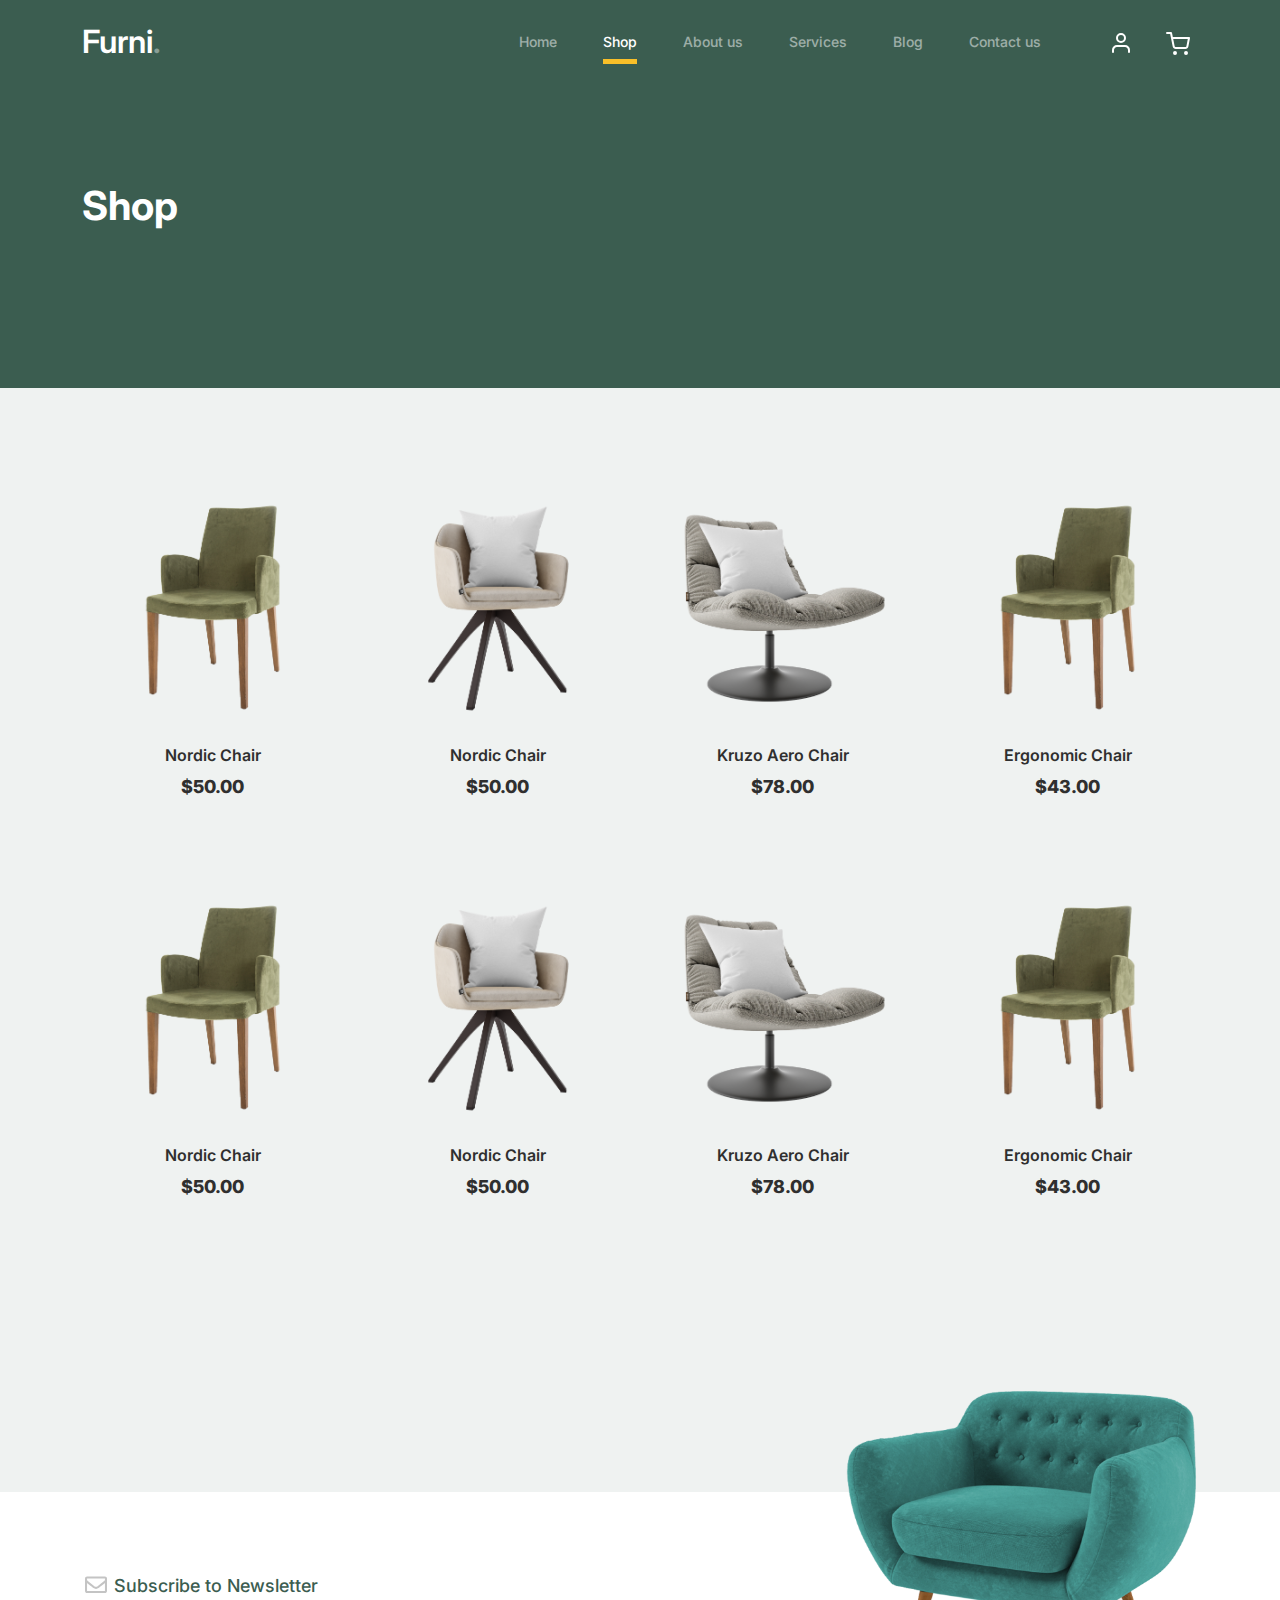
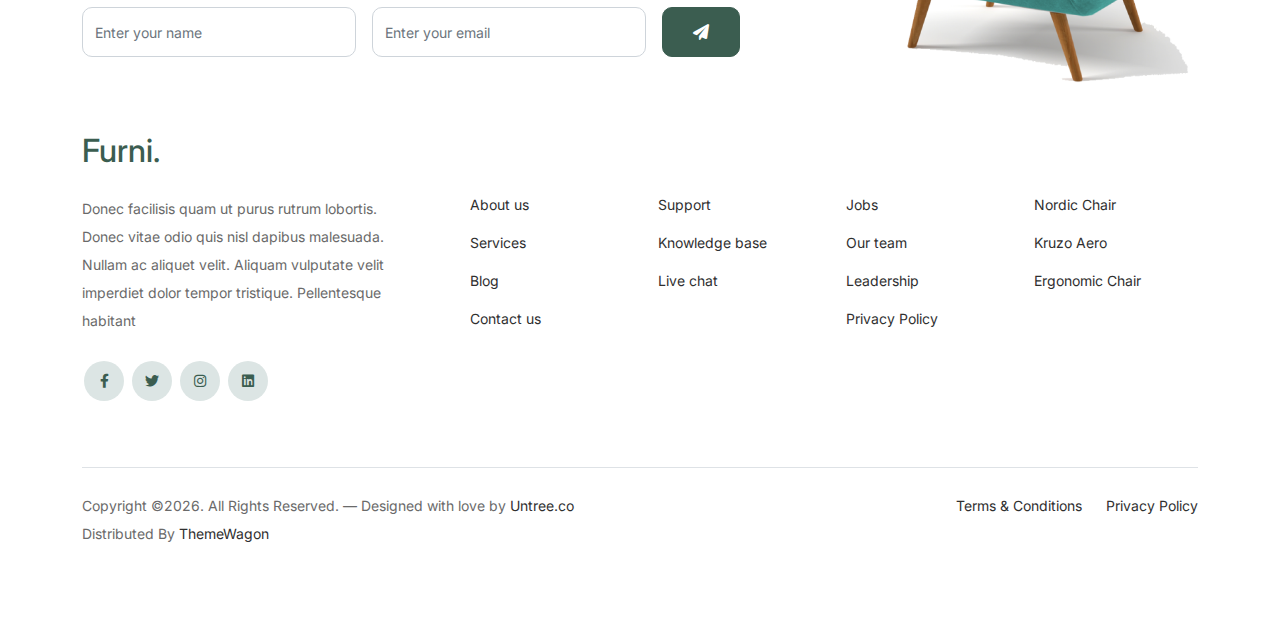
<file: src/main/webapp/template/web/shop.html>
<!-- /*
* Bootstrap 5
* Template Name: Furni
* Template Author: Untree.co
* Template URI: https://untree.co/
* License: https://creativecommons.org/licenses/by/3.0/
*/ -->
<!doctype html>
<html lang="en">
<head>
  <meta charset="utf-8">
  <meta name="viewport" content="width=device-width, initial-scale=1, shrink-to-fit=no">
  <meta name="author" content="Untree.co">
  <link rel="shortcut icon" href="favicon.png">

  <meta name="description" content="" />
  <meta name="keywords" content="bootstrap, bootstrap4" />

		<!-- Bootstrap CSS -->
		<link href="css/bootstrap.min.css" rel="stylesheet">
		<link href="https://cdnjs.cloudflare.com/ajax/libs/font-awesome/6.0.0-beta3/css/all.min.css" rel="stylesheet">
		<link href="css/tiny-slider.css" rel="stylesheet">
		<link href="css/style.css" rel="stylesheet">
		<title>Furni Free Bootstrap 5 Template for Furniture and Interior Design Websites by Untree.co </title>
	</head>

	<body>

		<!-- Start Header/Navigation -->
		<nav class="custom-navbar navbar navbar navbar-expand-md navbar-dark bg-dark" arial-label="Furni navigation bar">

			<div class="container">
				<a class="navbar-brand" href="index.html">Furni<span>.</span></a>

				<button class="navbar-toggler" type="button" data-bs-toggle="collapse" data-bs-target="#navbarsFurni" aria-controls="navbarsFurni" aria-expanded="false" aria-label="Toggle navigation">
					<span class="navbar-toggler-icon"></span>
				</button>

				<div class="collapse navbar-collapse" id="navbarsFurni">
					<ul class="custom-navbar-nav navbar-nav ms-auto mb-2 mb-md-0">
						<li class="nav-item ">
							<a class="nav-link" href="index.html">Home</a>
						</li>
						<li class="active"><a class="nav-link" href="shop.html">Shop</a></li>
						<li><a class="nav-link" href="about.html">About us</a></li>
						<li><a class="nav-link" href="services.html">Services</a></li>
						<li><a class="nav-link" href="blog.html">Blog</a></li>
						<li><a class="nav-link" href="contact.html">Contact us</a></li>
					</ul>

					<ul class="custom-navbar-cta navbar-nav mb-2 mb-md-0 ms-5">
						<li><a class="nav-link" href="#"><img src="images/user.svg"></a></li>
						<li><a class="nav-link" href="cart.html"><img src="images/cart.svg"></a></li>
					</ul>
				</div>
			</div>
				
		</nav>
		<!-- End Header/Navigation -->

		<!-- Start Hero Section -->
			<div class="hero">
				<div class="container">
					<div class="row justify-content-between">
						<div class="col-lg-5">
							<div class="intro-excerpt">
								<h1>Shop</h1>
							</div>
						</div>
						<div class="col-lg-7">
							
						</div>
					</div>
				</div>
			</div>
		<!-- End Hero Section -->

		

		<div class="untree_co-section product-section before-footer-section">
		    <div class="container">
		      	<div class="row">

		      		<!-- Start Column 1 -->
					<div class="col-12 col-md-4 col-lg-3 mb-5">
						<a class="product-item" href="#">
							<img src="images/product-3.png" class="img-fluid product-thumbnail">
							<h3 class="product-title">Nordic Chair</h3>
							<strong class="product-price">$50.00</strong>

							<span class="icon-cross">
								<img src="images/cross.svg" class="img-fluid">
							</span>
						</a>
					</div> 
					<!-- End Column 1 -->
						
					<!-- Start Column 2 -->
					<div class="col-12 col-md-4 col-lg-3 mb-5">
						<a class="product-item" href="#">
							<img src="images/product-1.png" class="img-fluid product-thumbnail">
							<h3 class="product-title">Nordic Chair</h3>
							<strong class="product-price">$50.00</strong>

							<span class="icon-cross">
								<img src="images/cross.svg" class="img-fluid">
							</span>
						</a>
					</div> 
					<!-- End Column 2 -->

					<!-- Start Column 3 -->
					<div class="col-12 col-md-4 col-lg-3 mb-5">
						<a class="product-item" href="#">
							<img src="images/product-2.png" class="img-fluid product-thumbnail">
							<h3 class="product-title">Kruzo Aero Chair</h3>
							<strong class="product-price">$78.00</strong>

							<span class="icon-cross">
								<img src="images/cross.svg" class="img-fluid">
							</span>
						</a>
					</div>
					<!-- End Column 3 -->

					<!-- Start Column 4 -->
					<div class="col-12 col-md-4 col-lg-3 mb-5">
						<a class="product-item" href="#">
							<img src="images/product-3.png" class="img-fluid product-thumbnail">
							<h3 class="product-title">Ergonomic Chair</h3>
							<strong class="product-price">$43.00</strong>

							<span class="icon-cross">
								<img src="images/cross.svg" class="img-fluid">
							</span>
						</a>
					</div>
					<!-- End Column 4 -->


					<!-- Start Column 1 -->
					<div class="col-12 col-md-4 col-lg-3 mb-5">
						<a class="product-item" href="#">
							<img src="images/product-3.png" class="img-fluid product-thumbnail">
							<h3 class="product-title">Nordic Chair</h3>
							<strong class="product-price">$50.00</strong>

							<span class="icon-cross">
								<img src="images/cross.svg" class="img-fluid">
							</span>
						</a>
					</div> 
					<!-- End Column 1 -->
						
					<!-- Start Column 2 -->
					<div class="col-12 col-md-4 col-lg-3 mb-5">
						<a class="product-item" href="#">
							<img src="images/product-1.png" class="img-fluid product-thumbnail">
							<h3 class="product-title">Nordic Chair</h3>
							<strong class="product-price">$50.00</strong>

							<span class="icon-cross">
								<img src="images/cross.svg" class="img-fluid">
							</span>
						</a>
					</div> 
					<!-- End Column 2 -->

					<!-- Start Column 3 -->
					<div class="col-12 col-md-4 col-lg-3 mb-5">
						<a class="product-item" href="#">
							<img src="images/product-2.png" class="img-fluid product-thumbnail">
							<h3 class="product-title">Kruzo Aero Chair</h3>
							<strong class="product-price">$78.00</strong>

							<span class="icon-cross">
								<img src="images/cross.svg" class="img-fluid">
							</span>
						</a>
					</div>
					<!-- End Column 3 -->

					<!-- Start Column 4 -->
					<div class="col-12 col-md-4 col-lg-3 mb-5">
						<a class="product-item" href="#">
							<img src="images/product-3.png" class="img-fluid product-thumbnail">
							<h3 class="product-title">Ergonomic Chair</h3>
							<strong class="product-price">$43.00</strong>

							<span class="icon-cross">
								<img src="images/cross.svg" class="img-fluid">
							</span>
						</a>
					</div>
					<!-- End Column 4 -->

		      	</div>
		    </div>
		</div>


		<!-- Start Footer Section -->
		<footer class="footer-section">
			<div class="container relative">

				<div class="sofa-img">
					<img src="images/sofa.png" alt="Image" class="img-fluid">
				</div>

				<div class="row">
					<div class="col-lg-8">
						<div class="subscription-form">
							<h3 class="d-flex align-items-center"><span class="me-1"><img src="images/envelope-outline.svg" alt="Image" class="img-fluid"></span><span>Subscribe to Newsletter</span></h3>

							<form action="#" class="row g-3">
								<div class="col-auto">
									<input type="text" class="form-control" placeholder="Enter your name">
								</div>
								<div class="col-auto">
									<input type="email" class="form-control" placeholder="Enter your email">
								</div>
								<div class="col-auto">
									<button class="btn btn-primary">
										<span class="fa fa-paper-plane"></span>
									</button>
								</div>
							</form>

						</div>
					</div>
				</div>

				<div class="row g-5 mb-5">
					<div class="col-lg-4">
						<div class="mb-4 footer-logo-wrap"><a href="#" class="footer-logo">Furni<span>.</span></a></div>
						<p class="mb-4">Donec facilisis quam ut purus rutrum lobortis. Donec vitae odio quis nisl dapibus malesuada. Nullam ac aliquet velit. Aliquam vulputate velit imperdiet dolor tempor tristique. Pellentesque habitant</p>

						<ul class="list-unstyled custom-social">
							<li><a href="#"><span class="fa fa-brands fa-facebook-f"></span></a></li>
							<li><a href="#"><span class="fa fa-brands fa-twitter"></span></a></li>
							<li><a href="#"><span class="fa fa-brands fa-instagram"></span></a></li>
							<li><a href="#"><span class="fa fa-brands fa-linkedin"></span></a></li>
						</ul>
					</div>

					<div class="col-lg-8">
						<div class="row links-wrap">
							<div class="col-6 col-sm-6 col-md-3">
								<ul class="list-unstyled">
									<li><a href="#">About us</a></li>
									<li><a href="#">Services</a></li>
									<li><a href="#">Blog</a></li>
									<li><a href="#">Contact us</a></li>
								</ul>
							</div>

							<div class="col-6 col-sm-6 col-md-3">
								<ul class="list-unstyled">
									<li><a href="#">Support</a></li>
									<li><a href="#">Knowledge base</a></li>
									<li><a href="#">Live chat</a></li>
								</ul>
							</div>

							<div class="col-6 col-sm-6 col-md-3">
								<ul class="list-unstyled">
									<li><a href="#">Jobs</a></li>
									<li><a href="#">Our team</a></li>
									<li><a href="#">Leadership</a></li>
									<li><a href="#">Privacy Policy</a></li>
								</ul>
							</div>

							<div class="col-6 col-sm-6 col-md-3">
								<ul class="list-unstyled">
									<li><a href="#">Nordic Chair</a></li>
									<li><a href="#">Kruzo Aero</a></li>
									<li><a href="#">Ergonomic Chair</a></li>
								</ul>
							</div>
						</div>
					</div>

				</div>

				<div class="border-top copyright">
					<div class="row pt-4">
						<div class="col-lg-6">
							<p class="mb-2 text-center text-lg-start">Copyright &copy;<script>document.write(new Date().getFullYear());</script>. All Rights Reserved. &mdash; Designed with love by <a href="https://untree.co">Untree.co</a>  Distributed By <a href="https://themewagon.com">ThemeWagon</a> <!-- License information: https://untree.co/license/ -->
            </p>
						</div>

						<div class="col-lg-6 text-center text-lg-end">
							<ul class="list-unstyled d-inline-flex ms-auto">
								<li class="me-4"><a href="#">Terms &amp; Conditions</a></li>
								<li><a href="#">Privacy Policy</a></li>
							</ul>
						</div>

					</div>
				</div>

			</div>
		</footer>
		<!-- End Footer Section -->	


		<script src="js/bootstrap.bundle.min.js"></script>
		<script src="js/tiny-slider.js"></script>
		<script src="js/custom.js"></script>
	</body>

</html>
</file>
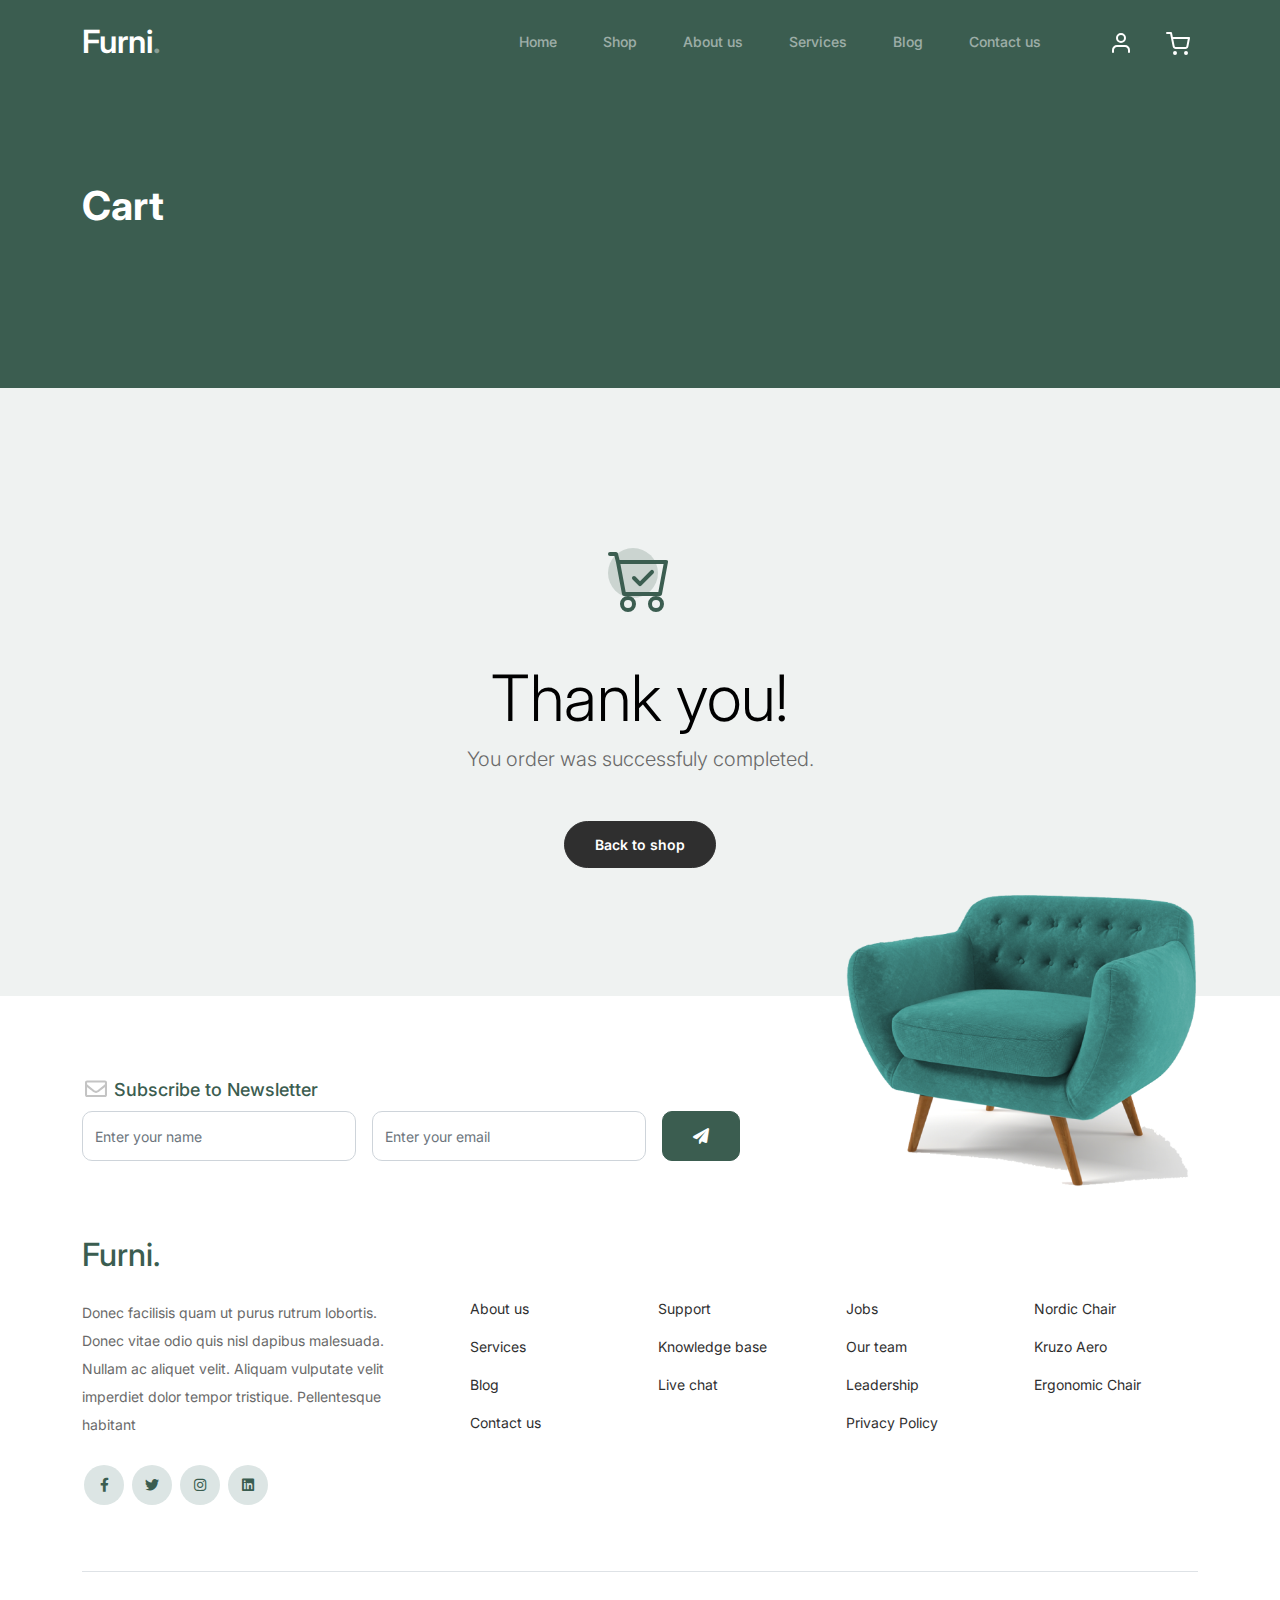
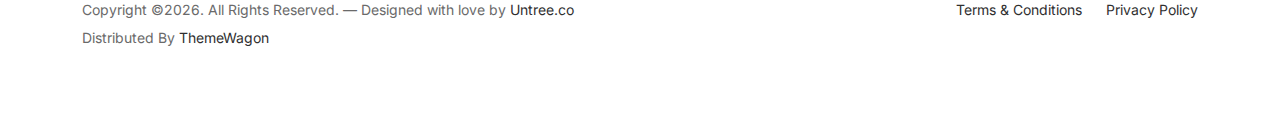
<file: src/main/webapp/template/web/thankyou.html>
<!-- /*
* Bootstrap 5
* Template Name: Furni
* Template Author: Untree.co
* Template URI: https://untree.co/
* License: https://creativecommons.org/licenses/by/3.0/
*/ -->
<!doctype html>
<html lang="en">
<head>
  <meta charset="utf-8">
  <meta name="viewport" content="width=device-width, initial-scale=1, shrink-to-fit=no">
  <meta name="author" content="Untree.co">
  <link rel="shortcut icon" href="favicon.png">

  <meta name="description" content="" />
  <meta name="keywords" content="bootstrap, bootstrap4" />

		<!-- Bootstrap CSS -->
		<link href="css/bootstrap.min.css" rel="stylesheet">
		<link href="https://cdnjs.cloudflare.com/ajax/libs/font-awesome/6.0.0-beta3/css/all.min.css" rel="stylesheet">
		<link href="css/tiny-slider.css" rel="stylesheet">
		<link href="css/style.css" rel="stylesheet">
		<title>Furni Free Bootstrap 5 Template for Furniture and Interior Design Websites by Untree.co </title>
	</head>

	<body>

		<!-- Start Header/Navigation -->
		<nav class="custom-navbar navbar navbar navbar-expand-md navbar-dark bg-dark" arial-label="Furni navigation bar">

			<div class="container">
				<a class="navbar-brand" href="index.html">Furni<span>.</span></a>

				<button class="navbar-toggler" type="button" data-bs-toggle="collapse" data-bs-target="#navbarsFurni" aria-controls="navbarsFurni" aria-expanded="false" aria-label="Toggle navigation">
					<span class="navbar-toggler-icon"></span>
				</button>

				<div class="collapse navbar-collapse" id="navbarsFurni">
					<ul class="custom-navbar-nav navbar-nav ms-auto mb-2 mb-md-0">
						<li class="nav-item ">
							<a class="nav-link" href="index.html">Home</a>
						</li>
						<li><a class="nav-link" href="shop.html">Shop</a></li>
						<li><a class="nav-link" href="about.html">About us</a></li>
						<li><a class="nav-link" href="services.html">Services</a></li>
						<li><a class="nav-link" href="blog.html">Blog</a></li>
						<li><a class="nav-link" href="contact.html">Contact us</a></li>
					</ul>

					<ul class="custom-navbar-cta navbar-nav mb-2 mb-md-0 ms-5">
						<li><a class="nav-link" href="#"><img src="images/user.svg"></a></li>
						<li><a class="nav-link" href="cart.html"><img src="images/cart.svg"></a></li>
					</ul>
				</div>
			</div>
				
		</nav>
		<!-- End Header/Navigation -->

		<!-- Start Hero Section -->
			<div class="hero">
				<div class="container">
					<div class="row justify-content-between">
						<div class="col-lg-5">
							<div class="intro-excerpt">
								<h1>Cart</h1>
							</div>
						</div>
						<div class="col-lg-7">
							
						</div>
					</div>
				</div>
			</div>
		<!-- End Hero Section -->

		

		<div class="untree_co-section">
    <div class="container">
      <div class="row">
        <div class="col-md-12 text-center pt-5">
          <span class="display-3 thankyou-icon text-primary">
            <svg width="1em" height="1em" viewBox="0 0 16 16" class="bi bi-cart-check mb-5" fill="currentColor" xmlns="http://www.w3.org/2000/svg">
              <path fill-rule="evenodd" d="M11.354 5.646a.5.5 0 0 1 0 .708l-3 3a.5.5 0 0 1-.708 0l-1.5-1.5a.5.5 0 1 1 .708-.708L8 8.293l2.646-2.647a.5.5 0 0 1 .708 0z"/>
              <path fill-rule="evenodd" d="M0 1.5A.5.5 0 0 1 .5 1H2a.5.5 0 0 1 .485.379L2.89 3H14.5a.5.5 0 0 1 .491.592l-1.5 8A.5.5 0 0 1 13 12H4a.5.5 0 0 1-.491-.408L2.01 3.607 1.61 2H.5a.5.5 0 0 1-.5-.5zM3.102 4l1.313 7h8.17l1.313-7H3.102zM5 12a2 2 0 1 0 0 4 2 2 0 0 0 0-4zm7 0a2 2 0 1 0 0 4 2 2 0 0 0 0-4zm-7 1a1 1 0 1 0 0 2 1 1 0 0 0 0-2zm7 0a1 1 0 1 0 0 2 1 1 0 0 0 0-2z"/>
            </svg>
          </span>
          <h2 class="display-3 text-black">Thank you!</h2>
          <p class="lead mb-5">You order was successfuly completed.</p>
          <p><a href="shop.html" class="btn btn-sm btn-outline-black">Back to shop</a></p>
        </div>
      </div>
    </div>
  </div>

		<!-- Start Footer Section -->
		<footer class="footer-section">
			<div class="container relative">

				<div class="sofa-img">
					<img src="images/sofa.png" alt="Image" class="img-fluid">
				</div>

				<div class="row">
					<div class="col-lg-8">
						<div class="subscription-form">
							<h3 class="d-flex align-items-center"><span class="me-1"><img src="images/envelope-outline.svg" alt="Image" class="img-fluid"></span><span>Subscribe to Newsletter</span></h3>

							<form action="#" class="row g-3">
								<div class="col-auto">
									<input type="text" class="form-control" placeholder="Enter your name">
								</div>
								<div class="col-auto">
									<input type="email" class="form-control" placeholder="Enter your email">
								</div>
								<div class="col-auto">
									<button class="btn btn-primary">
										<span class="fa fa-paper-plane"></span>
									</button>
								</div>
							</form>

						</div>
					</div>
				</div>

				<div class="row g-5 mb-5">
					<div class="col-lg-4">
						<div class="mb-4 footer-logo-wrap"><a href="#" class="footer-logo">Furni<span>.</span></a></div>
						<p class="mb-4">Donec facilisis quam ut purus rutrum lobortis. Donec vitae odio quis nisl dapibus malesuada. Nullam ac aliquet velit. Aliquam vulputate velit imperdiet dolor tempor tristique. Pellentesque habitant</p>

						<ul class="list-unstyled custom-social">
							<li><a href="#"><span class="fa fa-brands fa-facebook-f"></span></a></li>
							<li><a href="#"><span class="fa fa-brands fa-twitter"></span></a></li>
							<li><a href="#"><span class="fa fa-brands fa-instagram"></span></a></li>
							<li><a href="#"><span class="fa fa-brands fa-linkedin"></span></a></li>
						</ul>
					</div>

					<div class="col-lg-8">
						<div class="row links-wrap">
							<div class="col-6 col-sm-6 col-md-3">
								<ul class="list-unstyled">
									<li><a href="#">About us</a></li>
									<li><a href="#">Services</a></li>
									<li><a href="#">Blog</a></li>
									<li><a href="#">Contact us</a></li>
								</ul>
							</div>

							<div class="col-6 col-sm-6 col-md-3">
								<ul class="list-unstyled">
									<li><a href="#">Support</a></li>
									<li><a href="#">Knowledge base</a></li>
									<li><a href="#">Live chat</a></li>
								</ul>
							</div>

							<div class="col-6 col-sm-6 col-md-3">
								<ul class="list-unstyled">
									<li><a href="#">Jobs</a></li>
									<li><a href="#">Our team</a></li>
									<li><a href="#">Leadership</a></li>
									<li><a href="#">Privacy Policy</a></li>
								</ul>
							</div>

							<div class="col-6 col-sm-6 col-md-3">
								<ul class="list-unstyled">
									<li><a href="#">Nordic Chair</a></li>
									<li><a href="#">Kruzo Aero</a></li>
									<li><a href="#">Ergonomic Chair</a></li>
								</ul>
							</div>
						</div>
					</div>

				</div>

				<div class="border-top copyright">
					<div class="row pt-4">
						<div class="col-lg-6">
							<p class="mb-2 text-center text-lg-start">Copyright &copy;<script>document.write(new Date().getFullYear());</script>. All Rights Reserved. &mdash; Designed with love by <a href="https://untree.co">Untree.co</a> Distributed By <a href="https://themewagon.com">ThemeWagon</a> <!-- License information: https://untree.co/license/ -->
            </p>
						</div>

						<div class="col-lg-6 text-center text-lg-end">
							<ul class="list-unstyled d-inline-flex ms-auto">
								<li class="me-4"><a href="#">Terms &amp; Conditions</a></li>
								<li><a href="#">Privacy Policy</a></li>
							</ul>
						</div>

					</div>
				</div>

			</div>
		</footer>
		<!-- End Footer Section -->	


		<script src="js/bootstrap.bundle.min.js"></script>
		<script src="js/tiny-slider.js"></script>
		<script src="js/custom.js"></script>
	</body>

</html>
</file>
<file: src/main/webapp/template/web/css/tiny-slider.css>
.tns-outer{padding:0 !important}.tns-outer [hidden]{display:none !important}.tns-outer [aria-controls],.tns-outer [data-action]{cursor:pointer}.tns-slider{-webkit-transition:all 0s;-moz-transition:all 0s;transition:all 0s}.tns-slider>.tns-item{-webkit-box-sizing:border-box;-moz-box-sizing:border-box;box-sizing:border-box}.tns-horizontal.tns-subpixel{white-space:nowrap}.tns-horizontal.tns-subpixel>.tns-item{display:inline-block;vertical-align:top;white-space:normal}.tns-horizontal.tns-no-subpixel:after{content:'';display:table;clear:both}.tns-horizontal.tns-no-subpixel>.tns-item{float:left}.tns-horizontal.tns-carousel.tns-no-subpixel>.tns-item{margin-right:-100%}.tns-no-calc{position:relative;left:0}.tns-gallery{position:relative;left:0;min-height:1px}.tns-gallery>.tns-item{position:absolute;left:-100%;-webkit-transition:transform 0s, opacity 0s;-moz-transition:transform 0s, opacity 0s;transition:transform 0s, opacity 0s}.tns-gallery>.tns-slide-active{position:relative;left:auto !important}.tns-gallery>.tns-moving{-webkit-transition:all 0.25s;-moz-transition:all 0.25s;transition:all 0.25s}.tns-autowidth{display:inline-block}.tns-lazy-img{-webkit-transition:opacity 0.6s;-moz-transition:opacity 0.6s;transition:opacity 0.6s;opacity:0.6}.tns-lazy-img.tns-complete{opacity:1}.tns-ah{-webkit-transition:height 0s;-moz-transition:height 0s;transition:height 0s}.tns-ovh{overflow:hidden}.tns-visually-hidden{position:absolute;left:-10000em}.tns-transparent{opacity:0;visibility:hidden}.tns-fadeIn{opacity:1;filter:alpha(opacity=100);z-index:0}.tns-normal,.tns-fadeOut{opacity:0;filter:alpha(opacity=0);z-index:-1}.tns-vpfix{white-space:nowrap}.tns-vpfix>div,.tns-vpfix>li{display:inline-block}.tns-t-subp2{margin:0 auto;width:310px;position:relative;height:10px;overflow:hidden}.tns-t-ct{width:2333.3333333%;width:-webkit-calc(100% * 70 / 3);width:-moz-calc(100% * 70 / 3);width:calc(100% * 70 / 3);position:absolute;right:0}.tns-t-ct:after{content:'';display:table;clear:both}.tns-t-ct>div{width:1.4285714%;width:-webkit-calc(100% / 70);width:-moz-calc(100% / 70);width:calc(100% / 70);height:10px;float:left}

/*# sourceMappingURL=sourcemaps/tiny-slider.css.map */
</file>
<file: src/main/webapp/template/web/css/style.css>
/*
* Template Name: UntreeStore
* Template Author: Untree.co
* Author URI: https://untree.co/
* License: https://creativecommons.org/licenses/by/3.0/
*/
@import url("https://fonts.googleapis.com/css2?family=Inter:wght@400;500;600;700;800&display=swap");
body {
  overflow-x: hidden;
  position: relative; }

body {
  font-family: "Inter", sans-serif;
  font-weight: 400;
  line-height: 28px;
  color: #6a6a6a;
  font-size: 14px;
  background-color: #eff2f1; }

a {
  text-decoration: none;
  -webkit-transition: .3s all ease;
  -o-transition: .3s all ease;
  transition: .3s all ease;
  color: #2f2f2f;
  text-decoration: underline; }
  a:hover {
    color: #2f2f2f;
    text-decoration: none; }
  a.more {
    font-weight: 600; }

.custom-navbar {
  background: #3b5d50 !important;
  padding-top: 20px;
  padding-bottom: 20px; }
  .custom-navbar .navbar-brand {
    font-size: 32px;
    font-weight: 600; }
    .custom-navbar .navbar-brand > span {
      opacity: .4; }
  .custom-navbar .navbar-toggler {
    border-color: transparent; }
    .custom-navbar .navbar-toggler:active, .custom-navbar .navbar-toggler:focus {
      -webkit-box-shadow: none;
      box-shadow: none;
      outline: none; }
  @media (min-width: 992px) {
    .custom-navbar .custom-navbar-nav li {
      margin-left: 15px;
      margin-right: 15px; } }
  .custom-navbar .custom-navbar-nav li a {
    font-weight: 500;
    color: #ffffff !important;
    opacity: .5;
    -webkit-transition: .3s all ease;
    -o-transition: .3s all ease;
    transition: .3s all ease;
    position: relative; }
    @media (min-width: 768px) {
      .custom-navbar .custom-navbar-nav li a:before {
        content: "";
        position: absolute;
        bottom: 0;
        left: 8px;
        right: 8px;
        background: #f9bf29;
        height: 5px;
        opacity: 1;
        visibility: visible;
        width: 0;
        -webkit-transition: .15s all ease-out;
        -o-transition: .15s all ease-out;
        transition: .15s all ease-out; } }
    .custom-navbar .custom-navbar-nav li a:hover {
      opacity: 1; }
      .custom-navbar .custom-navbar-nav li a:hover:before {
        width: calc(100% - 16px); }
  .custom-navbar .custom-navbar-nav li.active a {
    opacity: 1; }
    .custom-navbar .custom-navbar-nav li.active a:before {
      width: calc(100% - 16px); }
  .custom-navbar .custom-navbar-cta {
    margin-left: 0 !important;
    -webkit-box-orient: horizontal;
    -webkit-box-direction: normal;
    -ms-flex-direction: row;
    flex-direction: row; }
    @media (min-width: 768px) {
      .custom-navbar .custom-navbar-cta {
        margin-left: 40px !important; } }
    .custom-navbar .custom-navbar-cta li {
      margin-left: 0px;
      margin-right: 0px; }
      .custom-navbar .custom-navbar-cta li:first-child {
        margin-right: 20px; }

.hero {
  background: #3b5d50;
  padding: calc(4rem - 30px) 0 0rem 0; }
  @media (min-width: 768px) {
    .hero {
      padding: calc(4rem - 30px) 0 4rem 0; } }
  @media (min-width: 992px) {
    .hero {
      padding: calc(8rem - 30px) 0 8rem 0; } }
  .hero .intro-excerpt {
    position: relative;
    z-index: 4; }
    @media (min-width: 992px) {
      .hero .intro-excerpt {
        max-width: 450px; } }
  .hero h1 {
    font-weight: 700;
    color: #ffffff;
    margin-bottom: 30px; }
    @media (min-width: 1400px) {
      .hero h1 {
        font-size: 54px; } }
  .hero p {
    color: rgba(255, 255, 255, 0.5);
    margin-botom: 30px; }
  .hero .hero-img-wrap {
    position: relative; }
    .hero .hero-img-wrap img {
      position: relative;
      top: 0px;
      right: 0px;
      z-index: 2;
      max-width: 780px;
      left: -20px; }
      @media (min-width: 768px) {
        .hero .hero-img-wrap img {
          right: 0px;
          left: -100px; } }
      @media (min-width: 992px) {
        .hero .hero-img-wrap img {
          left: 0px;
          top: -80px;
          position: absolute;
          right: -50px; } }
      @media (min-width: 1200px) {
        .hero .hero-img-wrap img {
          left: 0px;
          top: -80px;
          right: -100px; } }
    .hero .hero-img-wrap:after {
      content: "";
      position: absolute;
      width: 255px;
      height: 217px;
      background-image: url("../images/dots-light.svg");
      background-size: contain;
      background-repeat: no-repeat;
      right: -100px;
      top: -0px; }
      @media (min-width: 1200px) {
        .hero .hero-img-wrap:after {
          top: -40px; } }

.btn {
  font-weight: 600;
  padding: 12px 30px;
  border-radius: 30px;
  color: #ffffff;
  background: #2f2f2f;
  border-color: #2f2f2f; }
  .btn:hover {
    color: #ffffff;
    background: #222222;
    border-color: #222222; }
  .btn:active, .btn:focus {
    outline: none !important;
    -webkit-box-shadow: none;
    box-shadow: none; }
  .btn.btn-primary {
    background: #3b5d50;
    border-color: #3b5d50; }
    .btn.btn-primary:hover {
      background: #314d43;
      border-color: #314d43; }
  .btn.btn-secondary {
    color: #2f2f2f;
    background: #f9bf29;
    border-color: #f9bf29; }
    .btn.btn-secondary:hover {
      background: #f8b810;
      border-color: #f8b810; }
  .btn.btn-white-outline {
    background: transparent;
    border-width: 2px;
    border-color: rgba(255, 255, 255, 0.3); }
    .btn.btn-white-outline:hover {
      border-color: white;
      color: #ffffff; }

.section-title {
  color: #2f2f2f; }

.product-section {
  padding: 7rem 0; }
  .product-section .product-item {
    text-align: center;
    text-decoration: none;
    display: block;
    position: relative;
    padding-bottom: 50px;
    cursor: pointer; }
    .product-section .product-item .product-thumbnail {
      margin-bottom: 30px;
      max-height: 216px !important;
      position: relative;
      top: 0;
      -webkit-transition: .3s all ease;
      -o-transition: .3s all ease;
      transition: .3s all ease; }
    .product-section .product-item h3 {
      font-weight: 600;
      font-size: 16px; }
    .product-section .product-item strong {
      font-weight: 800 !important;
      font-size: 18px !important; }
    .product-section .product-item h3, .product-section .product-item strong {
      color: #2f2f2f;
      text-decoration: none; }
    .product-section .product-item .icon-cross {
      position: absolute;
      width: 35px;
      height: 35px;
      display: inline-block;
      background: #2f2f2f;
      bottom: 15px;
      left: 50%;
      -webkit-transform: translateX(-50%);
      -ms-transform: translateX(-50%);
      transform: translateX(-50%);
      margin-bottom: -17.5px;
      border-radius: 50%;
      opacity: 0;
      visibility: hidden;
      -webkit-transition: .3s all ease;
      -o-transition: .3s all ease;
      transition: .3s all ease; }
      .product-section .product-item .icon-cross img {
        position: absolute;
        left: 50%;
        top: 50%;
        -webkit-transform: translate(-50%, -50%);
        -ms-transform: translate(-50%, -50%);
        transform: translate(-50%, -50%); }
    .product-section .product-item:before {
      bottom: 0;
      left: 0;
      right: 0;
      position: absolute;
      content: "";
      background: #dce5e4;
      height: 0%;
      z-index: -1;
      border-radius: 10px;
      -webkit-transition: .3s all ease;
      -o-transition: .3s all ease;
      transition: .3s all ease; }
    .product-section .product-item:hover .product-thumbnail {
      transform: rotate(45deg);
      top: 15px;
      left: 20px; }
    .product-section .product-item:hover .icon-cross {
      bottom: 0;
      opacity: 1;
      visibility: visible; }
    .product-section .product-item:hover:before {
      height: 60%; }

.why-choose-section {
  padding: 7rem 0; }
  .why-choose-section .img-wrap {
    position: relative; }
    .why-choose-section .img-wrap:before {
      position: absolute;
      content: "";
      width: 255px;
      height: 217px;
      background-image: url("../images/dots-yellow.svg");
      background-repeat: no-repeat;
      background-size: contain;
      -webkit-transform: translate(-40%, -40%);
      -ms-transform: translate(-40%, -40%);
      transform: translate(-40%, -40%);
      z-index: -1; }
    .why-choose-section .img-wrap img {
      border-radius: 20px; }

.feature {
  margin-bottom: 30px; }
  .feature .icon {
    display: inline-block;
    position: relative;
    margin-bottom: 20px; }
    .feature .icon:before {
      content: "";
      width: 33px;
      height: 33px;
      position: absolute;
      background: rgba(59, 93, 80, 0.2);
      border-radius: 50%;
      right: -8px;
      bottom: 0; }
  .feature h3 {
    font-size: 14px;
    color: #2f2f2f; }
  .feature p {
    font-size: 14px;
    line-height: 22px;
    color: #6a6a6a; }

.we-help-section {
  padding: 7rem 0; }
  .we-help-section .imgs-grid {
    display: -ms-grid;
    display: grid;
    /*-ms-grid-columns: (1fr)[27];*/
    grid-template-columns: repeat(27, 1fr);
    position: relative; }
    .we-help-section .imgs-grid:before {
      position: absolute;
      content: "";
      width: 255px;
      height: 217px;
      background-image: url("../images/dots-green.svg");
      background-size: contain;
      background-repeat: no-repeat;
      -webkit-transform: translate(-40%, -40%);
      -ms-transform: translate(-40%, -40%);
      transform: translate(-40%, -40%);
      z-index: -1; }
    .we-help-section .imgs-grid .grid {
      position: relative; }
      .we-help-section .imgs-grid .grid img {
        border-radius: 20px;
        max-width: 100%; }
      .we-help-section .imgs-grid .grid.grid-1 {
        -ms-grid-column: 1;
        -ms-grid-column-span: 18;
        grid-column: 1 / span 18;
        -ms-grid-row: 1;
        -ms-grid-row-span: 27;
        grid-row: 1 / span 27; }
      .we-help-section .imgs-grid .grid.grid-2 {
        -ms-grid-column: 19;
        -ms-grid-column-span: 27;
        grid-column: 19 / span 27;
        -ms-grid-row: 1;
        -ms-grid-row-span: 5;
        grid-row: 1 / span 5;
        padding-left: 20px; }
      .we-help-section .imgs-grid .grid.grid-3 {
        -ms-grid-column: 14;
        -ms-grid-column-span: 16;
        grid-column: 14 / span 16;
        -ms-grid-row: 6;
        -ms-grid-row-span: 27;
        grid-row: 6 / span 27;
        padding-top: 20px; }

.custom-list {
  width: 100%; }
  .custom-list li {
    display: inline-block;
    width: calc(50% - 20px);
    margin-bottom: 12px;
    line-height: 1.5;
    position: relative;
    padding-left: 20px; }
    .custom-list li:before {
      content: "";
      width: 8px;
      height: 8px;
      border-radius: 50%;
      border: 2px solid #3b5d50;
      position: absolute;
      left: 0;
      top: 8px; }

.popular-product {
  padding: 0 0 7rem 0; }
  .popular-product .product-item-sm h3 {
    font-size: 14px;
    font-weight: 700;
    color: #2f2f2f; }
  .popular-product .product-item-sm a {
    text-decoration: none;
    color: #2f2f2f;
    -webkit-transition: .3s all ease;
    -o-transition: .3s all ease;
    transition: .3s all ease; }
    .popular-product .product-item-sm a:hover {
      color: rgba(47, 47, 47, 0.5); }
  .popular-product .product-item-sm p {
    line-height: 1.4;
    margin-bottom: 10px;
    font-size: 14px; }
  .popular-product .product-item-sm .thumbnail {
    margin-right: 10px;
    -webkit-box-flex: 0;
    -ms-flex: 0 0 120px;
    flex: 0 0 120px;
    position: relative; }
    .popular-product .product-item-sm .thumbnail:before {
      content: "";
      position: absolute;
      border-radius: 20px;
      background: #dce5e4;
      width: 98px;
      height: 98px;
      top: 50%;
      left: 50%;
      -webkit-transform: translate(-50%, -50%);
      -ms-transform: translate(-50%, -50%);
      transform: translate(-50%, -50%);
      z-index: -1; }

.testimonial-section {
  padding: 3rem 0 7rem 0; }

.testimonial-slider-wrap {
  position: relative; }
  .testimonial-slider-wrap .tns-inner {
    padding-top: 30px; }
  .testimonial-slider-wrap .item .testimonial-block blockquote {
    font-size: 16px; }
    @media (min-width: 768px) {
      .testimonial-slider-wrap .item .testimonial-block blockquote {
        line-height: 32px;
        font-size: 18px; } }
  .testimonial-slider-wrap .item .testimonial-block .author-info .author-pic {
    margin-bottom: 20px; }
    .testimonial-slider-wrap .item .testimonial-block .author-info .author-pic img {
      max-width: 80px;
      border-radius: 50%; }
  .testimonial-slider-wrap .item .testimonial-block .author-info h3 {
    font-size: 14px;
    font-weight: 700;
    color: #2f2f2f;
    margin-bottom: 0; }
  .testimonial-slider-wrap #testimonial-nav {
    position: absolute;
    top: 50%;
    z-index: 99;
    width: 100%;
    display: none; }
    @media (min-width: 768px) {
      .testimonial-slider-wrap #testimonial-nav {
        display: block; } }
    .testimonial-slider-wrap #testimonial-nav > span {
      cursor: pointer;
      position: absolute;
      width: 58px;
      height: 58px;
      line-height: 58px;
      border-radius: 50%;
      background: rgba(59, 93, 80, 0.1);
      color: #2f2f2f;
      -webkit-transition: .3s all ease;
      -o-transition: .3s all ease;
      transition: .3s all ease; }
      .testimonial-slider-wrap #testimonial-nav > span:hover {
        background: #3b5d50;
        color: #ffffff; }
    .testimonial-slider-wrap #testimonial-nav .prev {
      left: -10px; }
    .testimonial-slider-wrap #testimonial-nav .next {
      right: 0; }
  .testimonial-slider-wrap .tns-nav {
    position: absolute;
    bottom: -50px;
    left: 50%;
    -webkit-transform: translateX(-50%);
    -ms-transform: translateX(-50%);
    transform: translateX(-50%); }
    .testimonial-slider-wrap .tns-nav button {
      background: none;
      border: none;
      display: inline-block;
      position: relative;
      width: 0 !important;
      height: 7px !important;
      margin: 2px; }
      .testimonial-slider-wrap .tns-nav button:active, .testimonial-slider-wrap .tns-nav button:focus, .testimonial-slider-wrap .tns-nav button:hover {
        outline: none;
        -webkit-box-shadow: none;
        box-shadow: none;
        background: none; }
      .testimonial-slider-wrap .tns-nav button:before {
        display: block;
        width: 7px;
        height: 7px;
        left: 0;
        top: 0;
        position: absolute;
        content: "";
        border-radius: 50%;
        -webkit-transition: .3s all ease;
        -o-transition: .3s all ease;
        transition: .3s all ease;
        background-color: #d6d6d6; }
      .testimonial-slider-wrap .tns-nav button:hover:before, .testimonial-slider-wrap .tns-nav button.tns-nav-active:before {
        background-color: #3b5d50; }

.before-footer-section {
  padding: 7rem 0 12rem 0 !important; }

.blog-section {
  padding: 7rem 0 12rem 0; }
  .blog-section .post-entry a {
    text-decoration: none; }
  .blog-section .post-entry .post-thumbnail {
    display: block;
    margin-bottom: 20px; }
    .blog-section .post-entry .post-thumbnail img {
      border-radius: 20px;
      -webkit-transition: .3s all ease;
      -o-transition: .3s all ease;
      transition: .3s all ease; }
  .blog-section .post-entry .post-content-entry {
    padding-left: 15px;
    padding-right: 15px; }
    .blog-section .post-entry .post-content-entry h3 {
      font-size: 16px;
      margin-bottom: 0;
      font-weight: 600;
      margin-bottom: 7px; }
    .blog-section .post-entry .post-content-entry .meta {
      font-size: 14px; }
      .blog-section .post-entry .post-content-entry .meta a {
        font-weight: 600; }
  .blog-section .post-entry:hover .post-thumbnail img, .blog-section .post-entry:focus .post-thumbnail img {
    opacity: .7; }

.footer-section {
  padding: 80px 0;
  background: #ffffff; }
  .footer-section .relative {
    position: relative; }
  .footer-section a {
    text-decoration: none;
    color: #2f2f2f;
    -webkit-transition: .3s all ease;
    -o-transition: .3s all ease;
    transition: .3s all ease; }
    .footer-section a:hover {
      color: rgba(47, 47, 47, 0.5); }
  .footer-section .subscription-form {
    margin-bottom: 40px;
    position: relative;
    z-index: 2;
    margin-top: 100px; }
    @media (min-width: 992px) {
      .footer-section .subscription-form {
        margin-top: 0px;
        margin-bottom: 80px; } }
    .footer-section .subscription-form h3 {
      font-size: 18px;
      font-weight: 500;
      color: #3b5d50; }
    .footer-section .subscription-form .form-control {
      height: 50px;
      border-radius: 10px;
      font-family: "Inter", sans-serif; }
      .footer-section .subscription-form .form-control:active, .footer-section .subscription-form .form-control:focus {
        outline: none;
        -webkit-box-shadow: none;
        box-shadow: none;
        border-color: #3b5d50;
        -webkit-box-shadow: 0 1px 4px 0 rgba(0, 0, 0, 0.2);
        box-shadow: 0 1px 4px 0 rgba(0, 0, 0, 0.2); }
      .footer-section .subscription-form .form-control::-webkit-input-placeholder {
        font-size: 14px; }
      .footer-section .subscription-form .form-control::-moz-placeholder {
        font-size: 14px; }
      .footer-section .subscription-form .form-control:-ms-input-placeholder {
        font-size: 14px; }
      .footer-section .subscription-form .form-control:-moz-placeholder {
        font-size: 14px; }
    .footer-section .subscription-form .btn {
      border-radius: 10px !important; }
  .footer-section .sofa-img {
    position: absolute;
    top: -200px;
    z-index: 1;
    right: 0; }
    .footer-section .sofa-img img {
      max-width: 380px; }
  .footer-section .links-wrap {
    margin-top: 0px; }
    @media (min-width: 992px) {
      .footer-section .links-wrap {
        margin-top: 54px; } }
    .footer-section .links-wrap ul li {
      margin-bottom: 10px; }
  .footer-section .footer-logo-wrap .footer-logo {
    font-size: 32px;
    font-weight: 500;
    text-decoration: none;
    color: #3b5d50; }
  .footer-section .custom-social li {
    margin: 2px;
    display: inline-block; }
    .footer-section .custom-social li a {
      width: 40px;
      height: 40px;
      text-align: center;
      line-height: 40px;
      display: inline-block;
      background: #dce5e4;
      color: #3b5d50;
      border-radius: 50%; }
      .footer-section .custom-social li a:hover {
        background: #3b5d50;
        color: #ffffff; }
  .footer-section .border-top {
    border-color: #dce5e4; }
    .footer-section .border-top.copyright {
      font-size: 14px !important; }

.untree_co-section {
  padding: 7rem 0; }

.form-control {
  height: 50px;
  border-radius: 10px;
  font-family: "Inter", sans-serif; }
  .form-control:active, .form-control:focus {
    outline: none;
    -webkit-box-shadow: none;
    box-shadow: none;
    border-color: #3b5d50;
    -webkit-box-shadow: 0 1px 4px 0 rgba(0, 0, 0, 0.2);
    box-shadow: 0 1px 4px 0 rgba(0, 0, 0, 0.2); }
  .form-control::-webkit-input-placeholder {
    font-size: 14px; }
  .form-control::-moz-placeholder {
    font-size: 14px; }
  .form-control:-ms-input-placeholder {
    font-size: 14px; }
  .form-control:-moz-placeholder {
    font-size: 14px; }

.service {
  line-height: 1.5; }
  .service .service-icon {
    border-radius: 10px;
    -webkit-box-flex: 0;
    -ms-flex: 0 0 50px;
    flex: 0 0 50px;
    height: 50px;
    line-height: 50px;
    text-align: center;
    background: #3b5d50;
    margin-right: 20px;
    color: #ffffff; }

textarea {
  height: auto !important; }

.site-blocks-table {
  overflow: auto; }
  .site-blocks-table .product-thumbnail {
    width: 200px; }
  .site-blocks-table .btn {
    padding: 2px 10px; }
  .site-blocks-table thead th {
    padding: 30px;
    text-align: center;
    border-width: 0px !important;
    vertical-align: middle;
    color: rgba(0, 0, 0, 0.8);
    font-size: 18px; }
  .site-blocks-table td {
    padding: 20px;
    text-align: center;
    vertical-align: middle;
    color: rgba(0, 0, 0, 0.8); }
  .site-blocks-table tbody tr:first-child td {
    border-top: 1px solid #3b5d50 !important; }
  .site-blocks-table .btn {
    background: none !important;
    color: #000000;
    border: none;
    height: auto !important; }

.site-block-order-table th {
  border-top: none !important;
  border-bottom-width: 1px !important; }

.site-block-order-table td, .site-block-order-table th {
  color: #000000; }

.couponcode-wrap input {
  border-radius: 10px !important; }

.text-primary {
  color: #3b5d50 !important; }

.thankyou-icon {
  position: relative;
  color: #3b5d50; }
  .thankyou-icon:before {
    position: absolute;
    content: "";
    width: 50px;
    height: 50px;
    border-radius: 50%;
    background: rgba(59, 93, 80, 0.2); }
</file>
